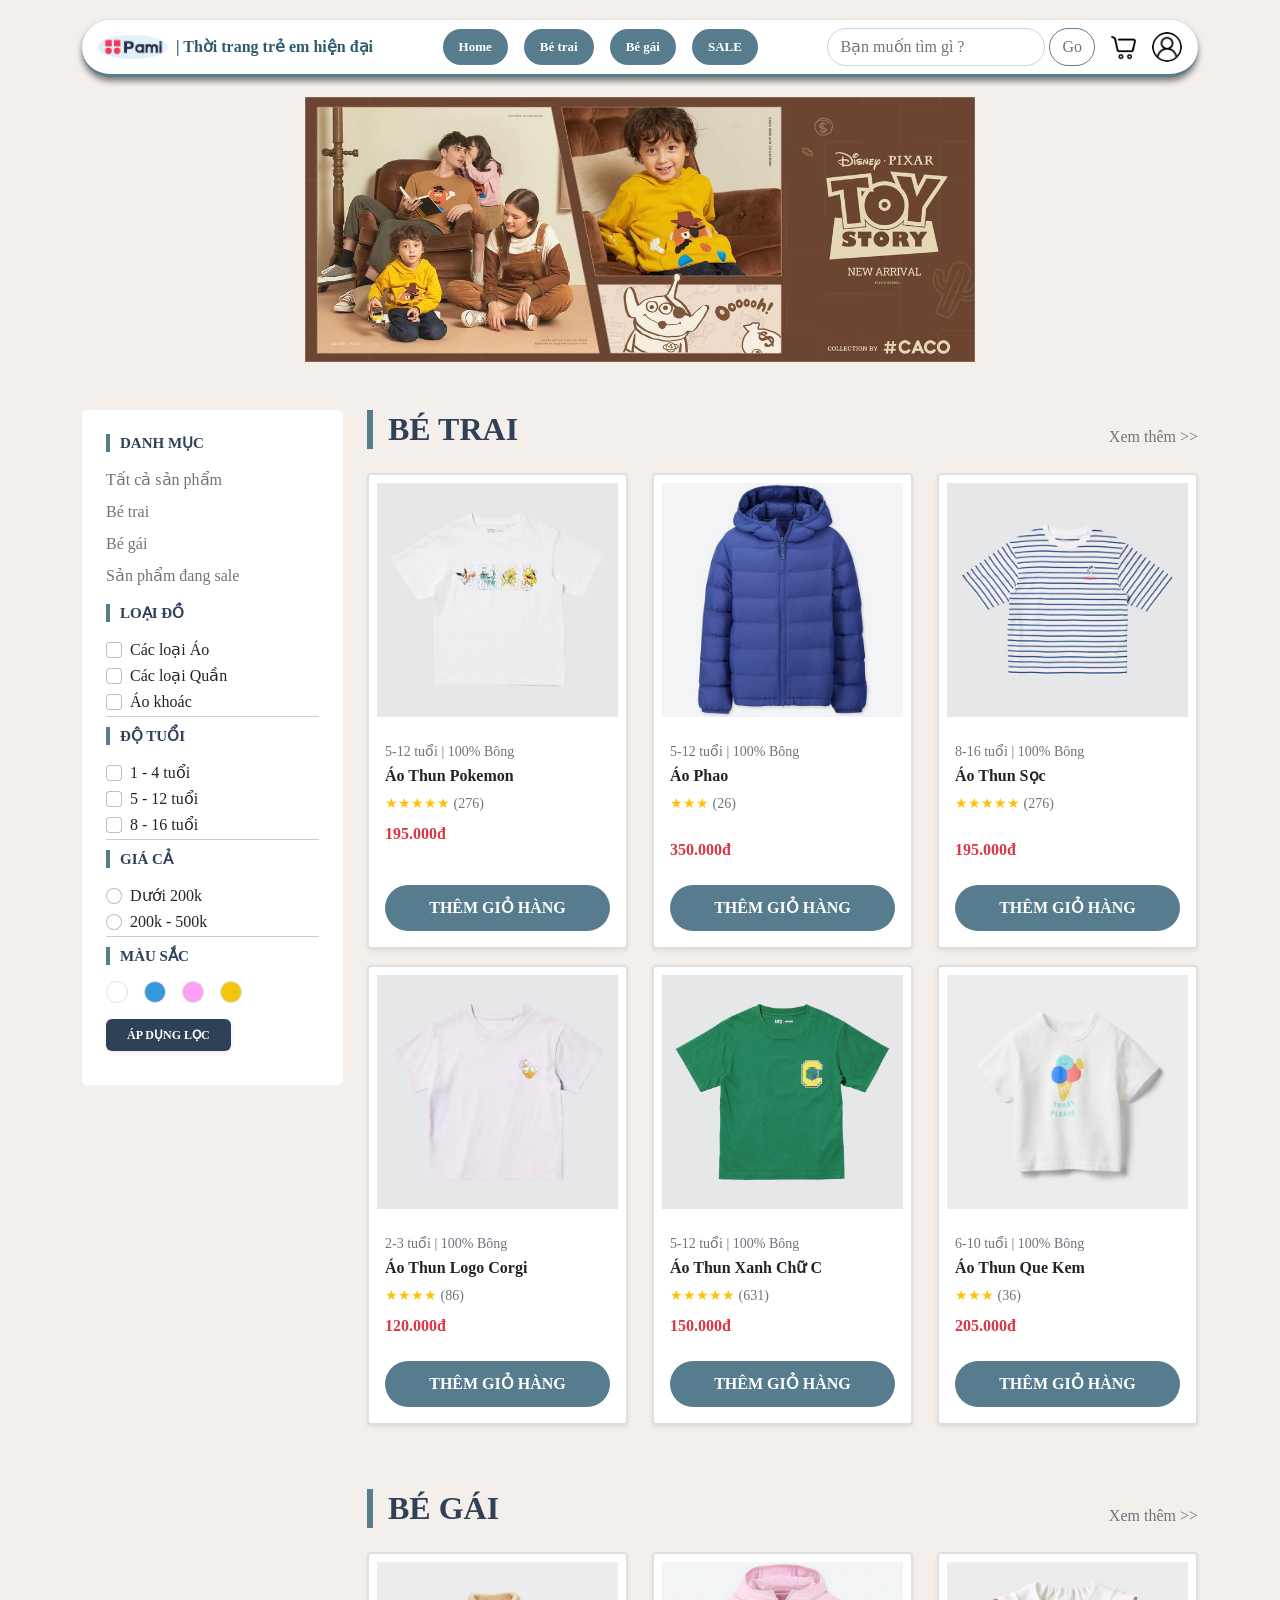
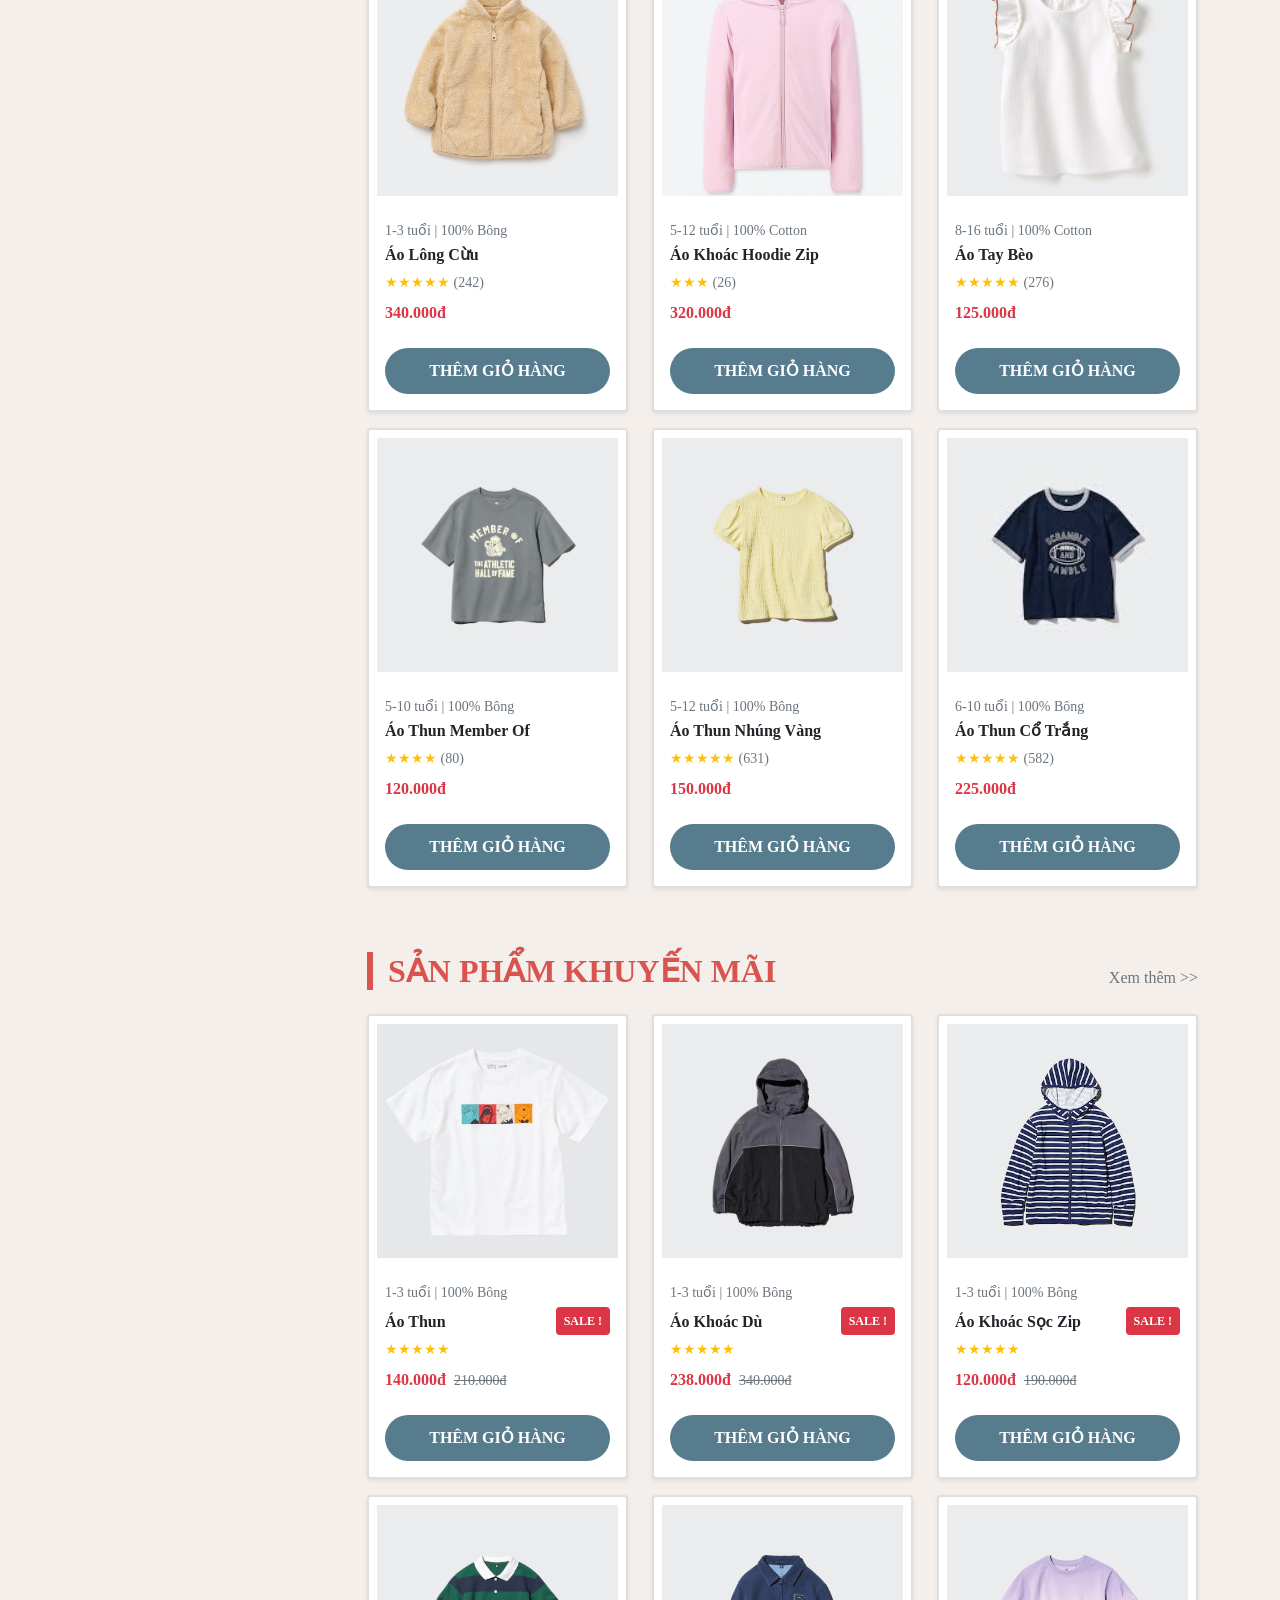
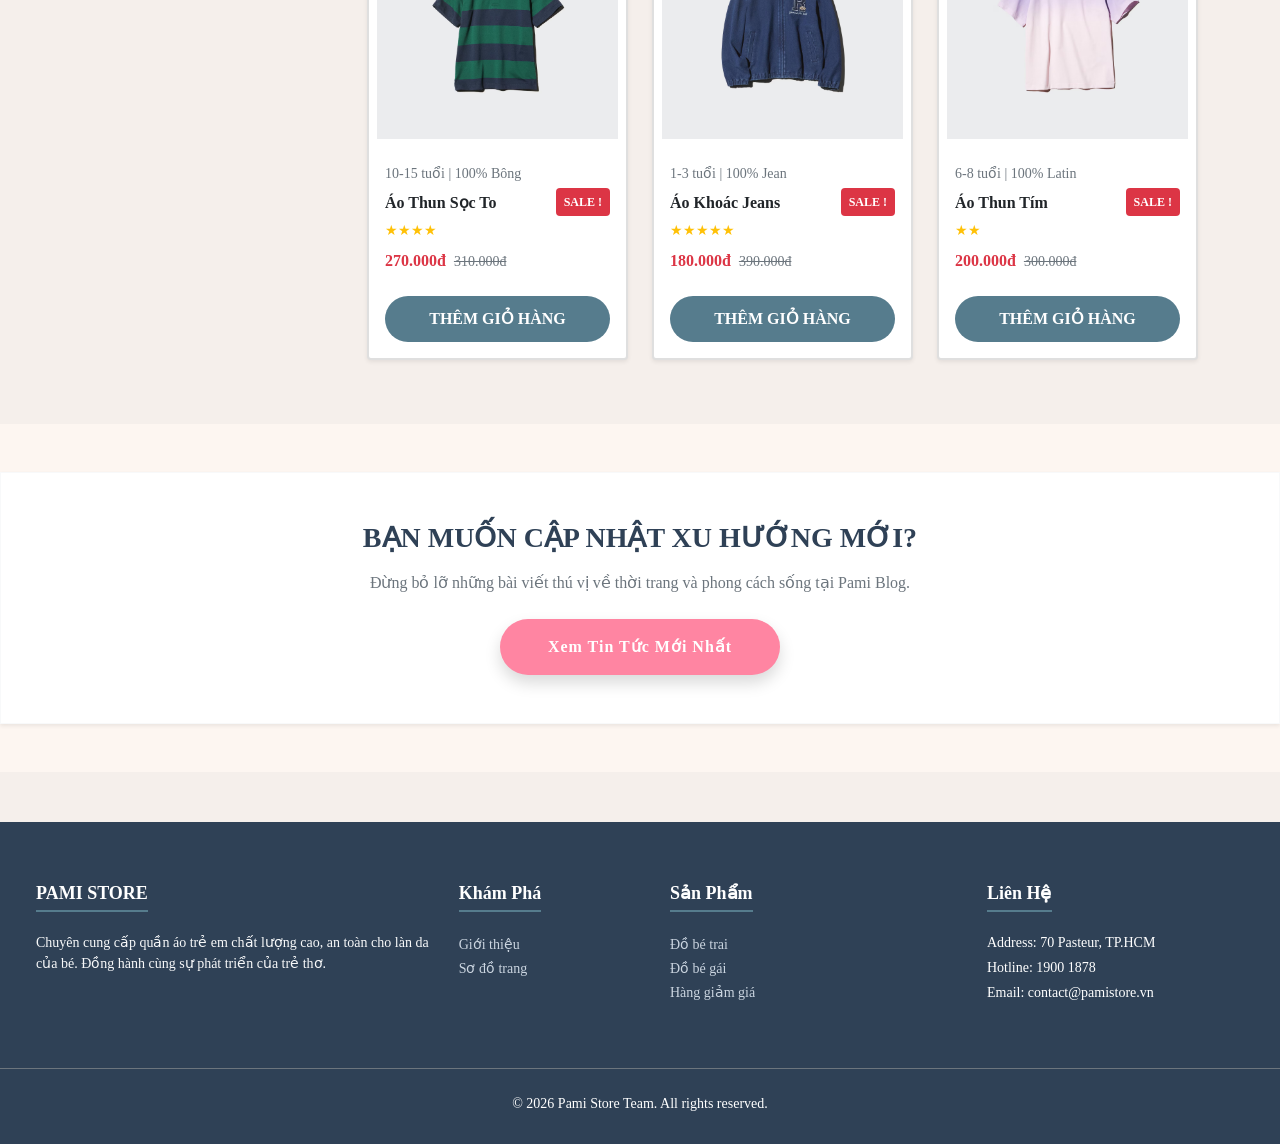
<file: index.html>
<!doctype html>
<html lang="en">
  <head>
    <meta charset="UTF-8" />
    <meta name="viewport" content="width=device-width, initial-scale=1.0" />
    <meta name="24741381" content="Tran Thi Kim Anh" />
    <meta name="24746521" content="Tran Ly Hoang Duc" />
    <meta name="24630641" content="Luong Ngo Gia An" />
    <meta name="24658021" content="Lam Quang Phu" />

    <title>Trang chính - Pami Store - Thời trang trẻ em </title>

    <link rel="stylesheet" href="CSS/bootstrap.min.css" />
    <script src="JS/bootstrap.bundle.js"></script>

    <style>
      * {
        padding: 0;
        margin: 0;
        box-sizing: border-box;
      }

      body {
        background-color: #f5efeb !important;
        font-family: "Times New Roman", Times, serif;
      }
      .container {
        margin: 0 auto;
      }

      .header {
        background-color: white;
        border-radius: 50px;
        border-bottom: 3px solid #567c8d;
        padding: 10px 30px;
        align-items: center;
        margin: 20px 0;
        box-shadow: 0 4px 6px rgba(0, 0, 0, 0.5);
      }
      .menu a {
        text-decoration: none;
        color: white;
        font-weight: 600;
        background-color: #567c8d;
        padding: 8px 18px;
        border-radius: 20px;
        transition: 0.3s;
        font-size: 13px;
      }
      .menu a:hover {
        background-color: #2f4156;
        color: #fff;
      }
      .boloc {
        margin-bottom: 10px;
        border-bottom: 1px solid #ccc;
      }
      .filter h3 {
        font-size: 15px;
        font-weight: bold;
        color: #2f4156;
        border-left: 4px solid #567c8d;
        padding-left: 10px;
      }
      .hover-link:hover {
        color: #567c8d !important;
        font-weight: bold;
        padding-left: 5px;
        transition: 0.3s;
      }
      .color-dot {
        width: 22px;
        height: 22px;
        border-radius: 50%;
        display: inline-block;
        margin-right: 8px;
        border: 1px solid #ddd;
        cursor: pointer;
      }

      .card img {
        height: 250px;
        object-fit: cover;
        width: 100%;
      }
      .btn-cart {
        background-color: #567c8d;
        color: white;
        border-radius: 25px;
        padding: 10px;
        font-weight: bold;
        width: 100%;
        margin-top: 15px;
        transition: 0.3s;
      }
      .btn-cart:hover {
        background-color: #2f4156;
      }
      .btn-pami-news {
        background-color: #ff85a2;
        color: white;
        border-radius: 50px;
        transition: 0.3s;
        border: none;
        letter-spacing: 1px;
      }

      .btn-pami-news:hover {
        background-color: #2f4156;
        color: white;
        transform: translateY(-5px);
      }
      .footer {
        background-color: #2f4156;
        color: white;
        margin-top: 50px;
        width: 100%;
        padding: 60px 0 30px;
      }
      .footer h2 {
        font-size: 18px;
        font-weight: bold;
        margin-bottom: 20px;
        color: #fff;
        border-bottom: 2px solid #567c8d;
        display: inline-block;
        padding-bottom: 5px;
      }
      .footer ul {
        list-style: none;
        padding: 0;
      }
      .footer a {
        color: #cbd5e0;
        text-decoration: none;
        font-size: 14px;
        transition: 0.3s;
      }
      .footer a:hover {
        color: #ff9ff3;
        text-decoration: underline;
      }
    </style>
  </head>
  <body>
    <div class="container">
      <!-- HEADER -->
      <div
        class="header d-flex justify-content-between align-items-center py-2 px-3"
      >
        <div class="d-flex align-items-center">
          <img
            src="IMG/logo.jpg"
            alt="Logo"
            style="width: 70px; border-radius: 50%"
          />
          <p
            class="m-0 ms-2 fw-bold d-none d-lg-block"
            style="color: #2e5a6e; white-space: nowrap"
          >
            | Thời trang trẻ em hiện đại
          </p>
        </div>

        <div class="menu d-flex align-items-center gap-3">
          <a href="index.html" class="text-decoration-none fw-bold px-3">Home</a>
          <a href="#betrai" class="text-decoration-none fw-bold px-3"
            >Bé trai</a
          >
          <a href="#begai" class="text-decoration-none fw-bold px-3">Bé gái</a>
          <a href="#sale" class="text-decoration-none fw-bold px-3">SALE</a>
        </div>

        <div class="d-flex align-items-center gap-3">
          <div class="search d-flex">
            <input
              type="text"
              class="form-control"
              style="border-radius: 30px"
              placeholder="Bạn muốn tìm gì ?"
            />
            <button
              class="btn btn-outline-secondary ms-1"
              style="border-radius: 30px"
            >
              Go
            </button>
          </div>

          <a href="./HTML/cart.html">
            <img
              src="IMG/online-shopping.png"
              alt="gio"
              style="width: 25px"
            />
          </a>

          <a href="./HTML/login.html">
            <img
              src="IMG/user.png"
              alt="user"
              style="width: 30px; height: 30px; border-radius: 50%"
            />
          </a>
        </div>
      </div>

      <div class="row mb-5 justify-content-center">
        <div class="col-12 text-center">
          <img
            src="IMG/banner.png"
            class=""
            style="width: 60%"
            alt="Pami Store Banner"
          />
        </div>
      </div>

      <!-- DANH MUC -->

      <div class="row">
        <div class="col-3">
          <div
            class="filter bg-white p-4 rounded-3 sticky-top"
            style="top: 20px"
          >
            <div class="filter-group">
              <h3 class="fw-bold mb-3">DANH MỤC</h3>
              <ul class="list-unstyled">
                <li class="mb-2">
                  <a
                    href="#betrai"
                    class="text-decoration-none text-secondary hover-link"
                    >Tất cả sản phẩm</a
                  >
                </li>
                <li class="mb-2">
                  <a
                    href="#betrai"
                    class="text-decoration-none text-secondary hover-link"
                    >Bé trai</a
                  >
                </li>
                <li class="mb-2">
                  <a
                    href="#begai"
                    class="text-decoration-none text-secondary hover-link"
                    >Bé gái</a
                  >
                </li>
                <li class="mb-2">
                  <a
                    href="#sale"
                    class="text-decoration-none text-secondary hover-link"
                    >Sản phẩm đang sale</a
                  >
                </li>
              </ul>
            </div>

            <div class="boloc">
              <h3 class="fw-bold mb-3">LOẠI ĐỒ</h3>
              <div class="form-check">
                <input class="form-check-input" type="checkbox" id="ao" />
                <label class="form-check-label" for="ao">Các loại Áo</label>
              </div>
              <div class="form-check">
                <input class="form-check-input" type="checkbox" id="quan" />
                <label class="form-check-label" for="quan">Các loại Quần</label>
              </div>
              <div class="form-check">
                <input class="form-check-input" type="checkbox" id="khoac" />
                <label class="form-check-label" for="khoac">Áo khoác</label>
              </div>
            </div>

            <div class="boloc">
              <h3 class="fw-bold mb-3">ĐỘ TUỔI</h3>
              <div class="form-check">
                <input class="form-check-input" type="checkbox" id="age1" />
                <label class="form-check-label" for="age1">1 - 4 tuổi</label>
              </div>
              <div class="form-check">
                <input class="form-check-input" type="checkbox" id="age2" />
                <label class="form-check-label" for="age2">5 - 12 tuổi</label>
              </div>
              <div class="form-check">
                <input class="form-check-input" type="checkbox" id="age3" />
                <label class="form-check-label" for="age3">8 - 16 tuổi</label>
              </div>
            </div>

            <div class="boloc">
              <h3 class="fw-bold mb-3">GIÁ CẢ</h3>
              <div class="form-check">
                <input
                  class="form-check-input"
                  type="radio"
                  name="price"
                  id="price1"
                />
                <label class="form-check-label" for="price1">Dưới 200k</label>
              </div>
              <div class="form-check">
                <input
                  class="form-check-input"
                  type="radio"
                  name="price"
                  id="price2"
                />
                <label class="form-check-label" for="price2">200k - 500k</label>
              </div>
            </div>

            <div class="boloc border-0">
              <h3 class="fw-bold mb-3">MÀU SẮC</h3>
              <div class="d-flex gap-2">
                <span
                  class="color-dot border"
                  style="background-color: white"
                  title="Trắng"
                ></span>
                <span
                  class="color-dot"
                  style="background-color: #3498db"
                  title="Xanh"
                ></span>
                <span
                  class="color-dot"
                  style="background-color: #ff9ff3"
                  title="Hồng"
                ></span>
                <span
                  class="color-dot"
                  style="background-color: #f1c40f"
                  title="Vàng"
                ></span>
              </div>
              <button
                class="btn fw-bold shadow-sm mt-3 small"
                style="
                  background-color: #2f4156;
                  color: white;
                  border-radius: 6px;
                  padding: 6px 20px;
                  font-size: 12px;
                "
              >
                ÁP DỤNG LỌC
              </button>
            </div>
          </div>
        </div>

        <!-- BÉ TRAI -->

        <div class="col-9">
          <div class="d-flex justify-content-between mb-4 align-items-end">
            <h2
              id="betrai"
              class="m-0"
              style="
                color: #2f4156;
                border-left: 6px solid #567c8d;
                padding-left: 15px;
                font-weight: bold;
              "
            >
              BÉ TRAI
            </h2>
            <a
              href="./HTML/product-trai.html"
              class="text-secondary"
              style="text-decoration: none"
              >Xem thêm >></a
            >
          </div>

          <div class="row mb-5">
            <div class="col-4 mb-3">
              <div class="card h-100 shadow-sm border-2">
                <a
                  href="./HTML/product-details.html"
                  class="text-decoration-none text-dark"
                >
                  <img
                    src="IMG/UT Pokémon Áo Thun.png"
                    class="p-2 w-100"
                    alt="ao thun pokemon"
                  />
                  <div class="card-body d-flex flex-column">
                    <p class="card-text small text-muted mb-1">
                      5-12 tuổi | 100% Bông
                    </p>
                    <h5 class="card-title fw-bold fs-6">Áo Thun Pokemon</h5>
                    <div class="rating small text-warning mb-2">
                      ★★★★★ <span class="text-muted">(276)</span>
                    </div>
                    <p class="text-danger fw-bold fs-6 mb-2">195.000đ</p>
                  </div>
                </a>
                <div class="px-3 pb-3 mt-auto">
                  <button class="btn btn-cart fs-6 w-100">THÊM GIỎ HÀNG</button>
                </div>
              </div>
            </div>

            <div class="col-4 mb-3">
              <div class="card h-100 shadow-sm border-2">
                <img src="IMG/aophaobetrai.webp" class="p-2" alt="" />
                <div class="card-body d-flex flex-column">
                  <p class="card-text small text-muted mb-1">
                    5-12 tuổi | 100% Bông
                  </p>
                  <h5 class="card-title fw-bold fs-6">Áo Phao</h5>
                  <div class="rating small text-warning mb-2">
                    ★★★ <span class="text-muted">(26)</span>
                  </div>
                  <div class="mt-auto">
                    <p class="text-danger fw-bold fs-6 mb-2">350.000đ</p>
                    <button class="btn btn-cart fs-6">THÊM GIỎ HÀNG</button>
                  </div>
                </div>
              </div>
            </div>

            <div class="col-4 mb-3">
              <div class="card h-100 shadow-sm border-2">
                <img src="IMG/trai1.png" class="p-2" alt="" />
                <div class="card-body d-flex flex-column">
                  <p class="card-text small text-muted mb-1">
                    8-16 tuổi | 100% Bông
                  </p>
                  <h5 class="card-title fw-bold fs-6">Áo Thun Sọc</h5>
                  <div class="rating small text-warning mb-2">
                    ★★★★★ <span class="text-muted">(276)</span>
                  </div>
                  <div class="mt-auto">
                    <p class="text-danger fw-bold fs-6 mb-2">195.000đ</p>
                    <button class="btn btn-cart fs-6">THÊM GIỎ HÀNG</button>
                  </div>
                </div>
              </div>
            </div>

            <div class="col-4 mb-3">
              <div class="card h-100 shadow-sm border-2">
                <img src="IMG/trai2.png" class="p-2" alt="" />
                <div class="card-body d-flex flex-column">
                  <p class="card-text small text-muted mb-1">
                    2-3 tuổi | 100% Bông
                  </p>
                  <h5 class="card-title fw-bold fs-6">Áo Thun Logo Corgi</h5>
                  <div class="rating small text-warning mb-2">
                    ★★★★ <span class="text-muted">(86)</span>
                  </div>
                  <div class="mt-auto">
                    <p class="text-danger fw-bold fs-6 mb-2">120.000đ</p>
                    <button class="btn btn-cart fs-6">THÊM GIỎ HÀNG</button>
                  </div>
                </div>
              </div>
            </div>

            <div class="col-4 mb-3">
              <div class="card h-100 shadow-sm border-2">
                <img src="IMG/trai3.png" class="p-2" alt="" />
                <div class="card-body d-flex flex-column">
                  <p class="card-text small text-muted mb-1">
                    5-12 tuổi | 100% Bông
                  </p>
                  <h5 class="card-title fw-bold fs-6">Áo Thun Xanh Chữ C</h5>
                  <div class="rating small text-warning mb-2">
                    ★★★★★ <span class="text-muted">(631)</span>
                  </div>
                  <div class="mt-auto">
                    <p class="text-danger fw-bold fs-6 mb-2">150.000đ</p>
                    <button class="btn btn-cart fs-6">THÊM GIỎ HÀNG</button>
                  </div>
                </div>
              </div>
            </div>

            <div class="col-4 mb-3">
              <div class="card h-100 shadow-sm border-2">
                <img src="IMG/trai4.png" class="p-2" alt="" />
                <div class="card-body d-flex flex-column">
                  <p class="card-text small text-muted mb-1">
                    6-10 tuổi | 100% Bông
                  </p>
                  <h5 class="card-title fw-bold fs-6">Áo Thun Que Kem</h5>
                  <div class="rating small text-warning mb-2">
                    ★★★ <span class="text-muted">(36)</span>
                  </div>
                  <div class="mt-auto">
                    <p class="text-danger fw-bold fs-6 mb-2">205.000đ</p>
                    <button class="btn btn-cart fs-6">THÊM GIỎ HÀNG</button>
                  </div>
                </div>
              </div>
            </div>
          </div>

          <!-- BÉ GÁI -->
          <div class="d-flex justify-content-between mb-4 align-items-end">
            <h2
              id="begai"
              class="m-0"
              style="
                color: #2f4156;
                border-left: 6px solid #567c8d;
                padding-left: 15px;
                font-weight: bold;
              "
            >
              BÉ GÁI
            </h2>
            <a
              href="./HTML/product-gai.html"
              class="text-secondary"
              style="text-decoration: none"
              >Xem thêm >></a
            >
          </div>

          <div class="row mb-5">
            <div class="col-4 mb-3">
              <div class="card h-100 shadow-sm border-2">
                <img src="IMG/gai.jpg" class="p-2" alt="" />
                <div class="card-body d-flex flex-column">
                  <p class="card-text small text-muted mb-1">
                    1-3 tuổi | 100% Bông
                  </p>
                  <h5 class="card-title fw-bold fs-6">Áo Lông Cừu</h5>
                  <div class="rating small text-warning mb-2">
                    ★★★★★ <span class="text-muted">(242)</span>
                  </div>
                  <div class="mt-auto">
                    <p class="text-danger fw-bold fs-6 mb-2">340.000đ</p>
                    <button class="btn btn-cart fs-6">THÊM GIỎ HÀNG</button>
                  </div>
                </div>
              </div>
            </div>
            <div class="col-4 mb-3">
              <div class="card h-100 shadow-sm border-2">
                <img src="IMG/gai1.webp" class="p-2" alt="" />
                <div class="card-body d-flex flex-column">
                  <p class="card-text small text-muted mb-1">
                    5-12 tuổi | 100% Cotton
                  </p>
                  <h5 class="card-title fw-bold fs-6">Áo Khoác Hoodie Zip</h5>
                  <div class="rating small text-warning mb-2">
                    ★★★ <span class="text-muted">(26)</span>
                  </div>
                  <div class="mt-auto">
                    <p class="text-danger fw-bold fs-6 mb-2">320.000đ</p>
                    <button class="btn btn-cart fs-6">THÊM GIỎ HÀNG</button>
                  </div>
                </div>
              </div>
            </div>
            <div class="col-4 mb-3">
              <div class="card h-100 shadow-sm border-2">
                <img src="IMG/gai2.png" class="p-2" alt="" />
                <div class="card-body d-flex flex-column">
                  <p class="card-text small text-muted mb-1">
                    8-16 tuổi | 100% Cotton
                  </p>
                  <h5 class="card-title fw-bold fs-6">Áo Tay Bèo</h5>
                  <div class="rating small text-warning mb-2">
                    ★★★★★ <span class="text-muted">(276)</span>
                  </div>
                  <div class="mt-auto">
                    <p class="text-danger fw-bold fs-6 mb-2">125.000đ</p>
                    <button class="btn btn-cart fs-6">THÊM GIỎ HÀNG</button>
                  </div>
                </div>
              </div>
            </div>
            <div class="col-4 mb-3">
              <div class="card h-100 shadow-sm border-2">
                <img src="IMG/gai3.png" class="p-2" alt="" />
                <div class="card-body d-flex flex-column">
                  <p class="card-text small text-muted mb-1">
                    5-10 tuổi | 100% Bông
                  </p>
                  <h5 class="card-title fw-bold fs-6">Áo Thun Member Of</h5>
                  <div class="rating small text-warning mb-2">
                    ★★★★ <span class="text-muted">(80)</span>
                  </div>
                  <div class="mt-auto">
                    <p class="text-danger fw-bold fs-6 mb-2">120.000đ</p>
                    <button class="btn btn-cart fs-6">THÊM GIỎ HÀNG</button>
                  </div>
                </div>
              </div>
            </div>
            <div class="col-4 mb-3">
              <div class="card h-100 shadow-sm border-2">
                <img src="IMG/gai5.png" class="p-2" alt="" />
                <div class="card-body d-flex flex-column">
                  <p class="card-text small text-muted mb-1">
                    5-12 tuổi | 100% Bông
                  </p>
                  <h5 class="card-title fw-bold fs-6">Áo Thun Nhúng Vàng</h5>
                  <div class="rating small text-warning mb-2">
                    ★★★★★ <span class="text-muted">(631)</span>
                  </div>
                  <div class="mt-auto">
                    <p class="text-danger fw-bold fs-6 mb-2">150.000đ</p>
                    <button class="btn btn-cart fs-6">THÊM GIỎ HÀNG</button>
                  </div>
                </div>
              </div>
            </div>
            <div class="col-4 mb-3">
              <div class="card h-100 shadow-sm border-2">
                <img src="IMG/gai6.jpg" class="p-2" alt="" />
                <div class="card-body d-flex flex-column">
                  <p class="card-text small text-muted mb-1">
                    6-10 tuổi | 100% Bông
                  </p>
                  <h5 class="card-title fw-bold fs-6">Áo Thun Cổ Trắng</h5>
                  <div class="rating small text-warning mb-2">
                    ★★★★★ <span class="text-muted">(582)</span>
                  </div>
                  <div class="mt-auto">
                    <p class="text-danger fw-bold fs-6 mb-2">225.000đ</p>
                    <button class="btn btn-cart fs-6">THÊM GIỎ HÀNG</button>
                  </div>
                </div>
              </div>
            </div>
          </div>

          <!-- SALE -->

          <div class="d-flex justify-content-between mb-4 align-items-end">
            <h2
              id="sale"
              class="m-0"
              style="
                color: #d9534f;
                border-left: 6px solid #d9534f;
                padding-left: 15px;
                font-weight: bold;
              "
            >
              SẢN PHẨM KHUYẾN MÃI
            </h2>
            <a
              href="./HTML/product-sale.html"
              class="text-secondary"
              style="text-decoration: none"
              >Xem thêm >></a
            >
          </div>

          <div class="row mb-5">
            <div class="col-4 mb-3">
              <div class="card h-100 shadow-sm border-2">
                <img src="IMG/sale1.jpg" class="p-2" alt="" />
                <div class="card-body d-flex flex-column">
                  <p class="card-text small text-muted mb-1">
                    1-3 tuổi | 100% Bông
                  </p>
                  <div
                    class="tensp d-flex justify-content-between align-items-center mb-1"
                  >
                    <h5 class="card-title fw-bold fs-6 m-0">Áo Thun</h5>
                    <div class="badge bg-danger fw-bold text-white p-2">
                      SALE !
                    </div>
                  </div>
                  <div class="rating small text-warning mb-2">★★★★★</div>
                  <div class="mt-auto">
                    <div class="d-flex gap-2 align-items-center mb-2">
                      <p class="text-danger fw-bold fs-6 m-0">140.000đ</p>
                      <small class="text-muted text-decoration-line-through"
                        >210.000đ</small
                      >
                    </div>
                    <button class="btn btn-cart w-100 fs-6">
                      THÊM GIỎ HÀNG
                    </button>
                  </div>
                </div>
              </div>
            </div>
            <div class="col-4 mb-3">
              <div class="card h-100 shadow-sm border-2">
                <img src="IMG/sale2.png" class="p-2" alt="" />
                <div class="card-body d-flex flex-column">
                  <p class="card-text small text-muted mb-1">
                    1-3 tuổi | 100% Bông
                  </p>
                  <div
                    class="tensp d-flex justify-content-between align-items-center mb-1"
                  >
                    <h5 class="card-title fw-bold fs-6 m-0">Áo Khoác Dù</h5>
                    <div class="badge bg-danger fw-bold text-white p-2">
                      SALE !
                    </div>
                  </div>
                  <div class="rating small text-warning mb-2">★★★★★</div>
                  <div class="mt-auto">
                    <div class="d-flex gap-2 align-items-center mb-2">
                      <p class="text-danger fw-bold fs-6 m-0">238.000đ</p>
                      <small class="text-muted text-decoration-line-through"
                        >340.000đ</small
                      >
                    </div>
                    <button class="btn btn-cart w-100 fs-6">
                      THÊM GIỎ HÀNG
                    </button>
                  </div>
                </div>
              </div>
            </div>
            <div class="col-4 mb-3">
              <div class="card h-100 shadow-sm border-2">
                <img src="IMG/sale3.png" class="p-2" alt="" />
                <div class="card-body d-flex flex-column">
                  <p class="card-text small text-muted mb-1">
                    1-3 tuổi | 100% Bông
                  </p>
                  <div
                    class="tensp d-flex justify-content-between align-items-center mb-1"
                  >
                    <h5 class="card-title fw-bold fs-6 m-0">
                      Áo Khoác Sọc Zip
                    </h5>
                    <div class="badge bg-danger fw-bold text-white p-2">
                      SALE !
                    </div>
                  </div>
                  <div class="rating small text-warning mb-2">★★★★★</div>
                  <div class="mt-auto">
                    <div class="d-flex gap-2 align-items-center mb-2">
                      <p class="text-danger fw-bold fs-6 m-0">120.000đ</p>
                      <small class="text-muted text-decoration-line-through"
                        >190.000đ</small
                      >
                    </div>
                    <button class="btn btn-cart w-100 fs-6">
                      THÊM GIỎ HÀNG
                    </button>
                  </div>
                </div>
              </div>
            </div>
            <div class="col-4 mb-3">
              <div class="card h-100 shadow-sm border-2">
                <img src="IMG/sale4.png" class="p-2" alt="" />
                <div class="card-body d-flex flex-column">
                  <p class="card-text small text-muted mb-1">
                    10-15 tuổi | 100% Bông
                  </p>
                  <div
                    class="tensp d-flex justify-content-between align-items-center mb-1"
                  >
                    <h5 class="card-title fw-bold fs-6 m-0">Áo Thun Sọc To</h5>
                    <div class="badge bg-danger fw-bold text-white p-2">
                      SALE !
                    </div>
                  </div>
                  <div class="rating small text-warning mb-2">★★★★</div>
                  <div class="mt-auto">
                    <div class="d-flex gap-2 align-items-center mb-2">
                      <p class="text-danger fw-bold fs-6 m-0">270.000đ</p>
                      <small class="text-muted text-decoration-line-through"
                        >310.000đ</small
                      >
                    </div>
                    <button class="btn btn-cart w-100 fs-6">
                      THÊM GIỎ HÀNG
                    </button>
                  </div>
                </div>
              </div>
            </div>
            <div class="col-4 mb-3">
              <div class="card h-100 shadow-sm border-2">
                <img src="IMG/sale5.png" class="p-2" alt="" />
                <div class="card-body d-flex flex-column">
                  <p class="card-text small text-muted mb-1">
                    1-3 tuổi | 100% Jean
                  </p>
                  <div
                    class="tensp d-flex justify-content-between align-items-center mb-1"
                  >
                    <h5 class="card-title fw-bold fs-6 m-0">Áo Khoác Jeans</h5>
                    <div class="badge bg-danger fw-bold text-white p-2">
                      SALE !
                    </div>
                  </div>
                  <div class="rating small text-warning mb-2">★★★★★</div>
                  <div class="mt-auto">
                    <div class="d-flex gap-2 align-items-center mb-2">
                      <p class="text-danger fw-bold fs-6 m-0">180.000đ</p>
                      <small class="text-muted text-decoration-line-through"
                        >390.000đ</small
                      >
                    </div>
                    <button class="btn btn-cart w-100 fs-6">
                      THÊM GIỎ HÀNG
                    </button>
                  </div>
                </div>
              </div>
            </div>
            <div class="col-4 mb-3">
              <div class="card h-100 shadow-sm border-2">
                <img src="IMG/sale6.png" class="p-2" alt="" />
                <div class="card-body d-flex flex-column">
                  <p class="card-text small text-muted mb-1">
                    6-8 tuổi | 100% Latin
                  </p>
                  <div
                    class="tensp d-flex justify-content-between align-items-center mb-1"
                  >
                    <h5 class="card-title fw-bold fs-6 m-0">Áo Thun Tím</h5>
                    <div class="badge bg-danger fw-bold text-white p-2">
                      SALE !
                    </div>
                  </div>
                  <div class="rating small text-warning mb-2">★★</div>
                  <div class="mt-auto">
                    <div class="d-flex gap-2 align-items-center mb-2">
                      <p class="text-danger fw-bold fs-6 m-0">200.000đ</p>
                      <small class="text-muted text-decoration-line-through"
                        >300.000đ</small
                      >
                    </div>
                    <button class="btn btn-cart w-100 fs-6">
                      THÊM GIỎ HÀNG
                    </button>
                  </div>
                </div>
              </div>
            </div>
          </div>
        </div>
      </div>
    </div>

    <!-- TIN TỨC -->

    <section class="py-5" style="background-color: #fdf6f1">
      <div class="text-center">
        <div class="p-5 shadow-sm rounded-4 bg-white border border-light">
          <h3 class="fw-bold mb-3" style="color: #2f4156">
            BẠN MUỐN CẬP NHẬT XU HƯỚNG MỚI?
          </h3>
          <p class="text-muted mb-4">
            Đừng bỏ lỡ những bài viết thú vị về thời trang và phong cách sống
            tại Pami Blog.
          </p>

          <a
            href="./HTML/news.html"
            class="btn btn-pami-news px-5 py-3 fw-bold shadow"
          >
            Xem Tin Tức Mới Nhất
          </a>
        </div>
      </div>
    </section>

    <!-- FOOTER -->

    <footer class="footer">
      <div class="row ms-4">
        <div class="col-md-4">
          <h2>PAMI STORE</h2>
          <p class="small text-light">
            Chuyên cung cấp quần áo trẻ em chất lượng cao, an toàn cho làn da
            của bé. Đồng hành cùng sự phát triển của trẻ thơ.
          </p>
        </div>
        <div class="col-2">
          <h2>Khám Phá</h2>
          <ul>
            <li><a href="./HTML/about.html">Giới thiệu</a></li>
            <li><a href="./HTML/sitemap.html">Sơ đồ trang</a></li>
          </ul>
        </div>
        <div class="col-3">
          <h2>Sản Phẩm</h2>
          <ul>
            <li><a href="#betrai">Đồ bé trai</a></li>
            <li><a href="#begai">Đồ bé gái</a></li>
            <li><a href="#sale">Hàng giảm giá</a></li>
          </ul>
        </div>
        <div class="col-md-3">
          <h2>Liên Hệ</h2>
          <p class="small mb-1">Address: 70 Pasteur, TP.HCM</p>
          <p class="small mb-1">Hotline: 1900 1878</p>
          <p class="small">Email: contact@pamistore.vn</p>
        </div>
      </div>
      <div
        class="text-center mt-5 pt-4 border-top border-secondary opacity-50 small"
      >
        &copy; 2026 Pami Store Team. All rights reserved.
      </div>
    </footer>
  </body>
</html>
</file>
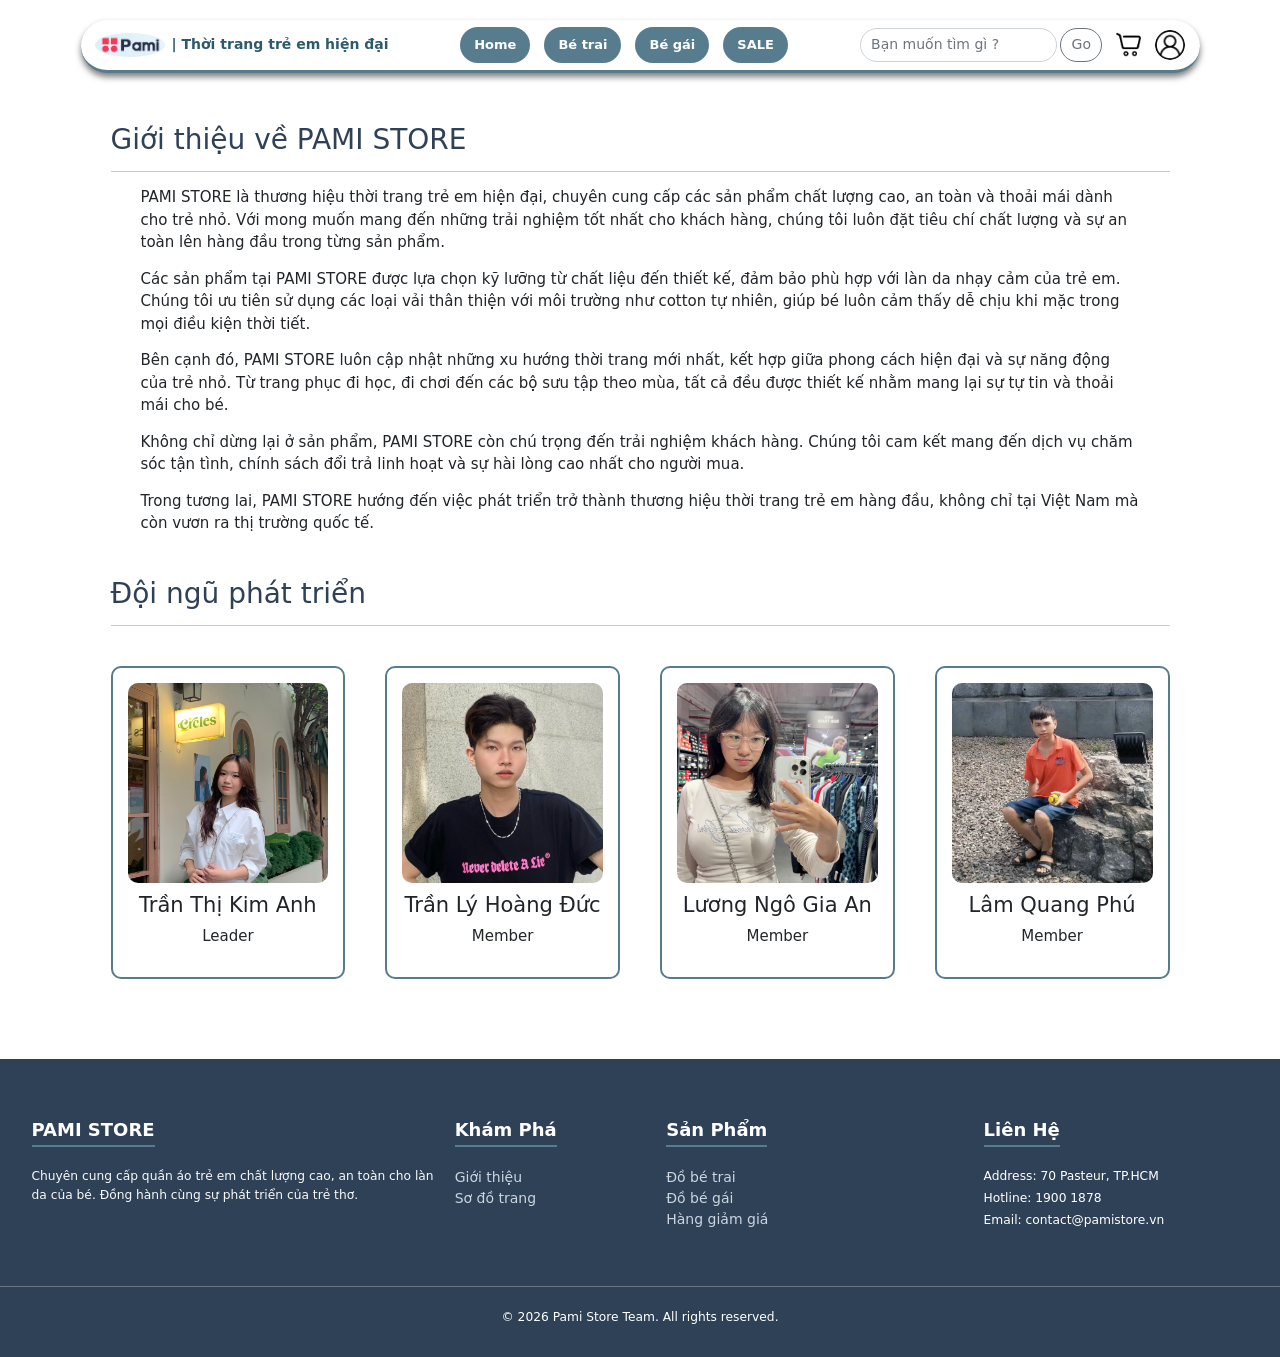
<file: HTML/about.html>
<!doctype html>
<html lang="en">
  <head>
    <meta charset="UTF-8" />
    <meta name="viewport" content="width=device-width, initial-scale=1.0" />
    <meta name="24746521" content="Tran Ly Hoang Duc" />
    <title>About - Pami Store</title>
    <link rel="stylesheet" href="../CSS/bootstrap.min.css" />
    <script src="../JS/bootstrap.bundle.js"></script>

    <style>
      * {
        padding: 0;
        margin: 0;
        box-sizing: border-box;
      }

      html {
        font-family: Arial, Helvetica, sans-serif;
        font-size: 14px;
      }

      .container {
        width: 90%;
        margin: auto;
      }

      .header {
        background-color: white;
        border-radius: 50px;
        border-bottom: 3px solid #567c8d;
        padding: 10px 30px;
        align-items: center;
        margin: 20px 0;
        box-shadow: 0 4px 6px rgba(0, 0, 0, 0.5);
      }
      .menu a {
        text-decoration: none;
        color: white;
        font-weight: 600;
        background-color: #567c8d;
        padding: 8px 18px;
        border-radius: 20px;
        transition: 0.3s;
        font-size: 13px;
      }
      .menu a:hover {
        background-color: #2f4156;
        color: #fff;
      }

      .about {
        background: white;
        padding: 30px;
        border-radius: 15px;
      }

      .about h2 {
        color: #2f4156;
        margin-bottom: 15px;
      }
      .about p {
        font-size: 15px;
        padding: 0 30px;
      }

      .team {
        display: grid;
        grid-template-columns: repeat(4, 1fr);
        gap: 40px;
        margin-top: 40px;
      }

      .member {
        border: 2px solid #567c8d;
        padding: 15px;
        border-radius: 10px;
        text-align: center;
      }

      .member img {
        width: 100%;
        height: 200px;
        object-fit: cover;
        border-radius: 10px;
        margin-bottom: 10px;
      }

      .footer {
        background-color: #2f4156;
        color: white;
        margin-top: 50px;
        width: 100%;
        padding: 60px 0 30px;
      }
      .footer h2 {
        font-size: 18px;
        font-weight: bold;
        margin-bottom: 20px;
        color: #fff;
        border-bottom: 2px solid #567c8d;
        display: inline-block;
        padding-bottom: 5px;
      }
      .footer ul {
        list-style: none;
        padding: 0;
      }
      .footer a {
        color: #cbd5e0;
        text-decoration: none;
        font-size: 14px;
        transition: 0.3s;
      }
      .footer a:hover {
        color: #ff9ff3;
        text-decoration: underline;
      }
    </style>
  </head>

  <body>
    <div class="container">
      <div
        class="header d-flex justify-content-between align-items-center py-2 px-3"
      >
        <div class="d-flex align-items-center">
          <img
            src="../IMG/logo.jpg"
            alt="Logo"
            style="width: 70px; border-radius: 50%"
          />
          <p
            class="m-0 ms-2 fw-bold d-none d-lg-block"
            style="color: #2e5a6e; white-space: nowrap"
          >
            | Thời trang trẻ em hiện đại
          </p>
        </div>

        <div class="menu d-flex align-items-center gap-3">
          <a href="../index.html" class="text-decoration-none fw-bold px-3">Home</a>
          <a href="./product-trai.html" class="text-decoration-none fw-bold px-3"
            >Bé trai</a
          >
          <a href="./product-gai.html" class="text-decoration-none fw-bold px-3"
            >Bé gái</a
          >
          <a href="./product-sale.html" class="text-decoration-none fw-bold px-3"
            >SALE</a
          >
        </div>

        <div class="d-flex align-items-center gap-3">
          <div class="search d-flex">
            <input
              type="text"
              class="form-control"
              style="border-radius: 30px"
              placeholder="Bạn muốn tìm gì ?"
            />
            <button
              class="btn btn-outline-secondary ms-1"
              style="border-radius: 30px"
            >
              Go
            </button>
          </div>

          <a href="./cart.html">
            <img
              src="../IMG/online-shopping.png"
              alt="gio"
              style="width: 25px"
            />
          </a>

          <a href="./login.html">
            <img
              src="../IMG/user.png"
              alt="user"
              style="width: 30px; height: 30px; border-radius: 50%"
            />
          </a>
        </div>
      </div>

      <div class="about">
        <h2>Giới thiệu về PAMI STORE</h2>
        <hr />
        <p>
          PAMI STORE là thương hiệu thời trang trẻ em hiện đại, chuyên cung cấp
          các sản phẩm chất lượng cao, an toàn và thoải mái dành cho trẻ nhỏ.
          Với mong muốn mang đến những trải nghiệm tốt nhất cho khách hàng,
          chúng tôi luôn đặt tiêu chí chất lượng và sự an toàn lên hàng đầu
          trong từng sản phẩm.
        </p>
        <p>
          Các sản phẩm tại PAMI STORE được lựa chọn kỹ lưỡng từ chất liệu đến
          thiết kế, đảm bảo phù hợp với làn da nhạy cảm của trẻ em. Chúng tôi ưu
          tiên sử dụng các loại vải thân thiện với môi trường như cotton tự
          nhiên, giúp bé luôn cảm thấy dễ chịu khi mặc trong mọi điều kiện thời
          tiết.
        </p>
        <p>
          Bên cạnh đó, PAMI STORE luôn cập nhật những xu hướng thời trang mới
          nhất, kết hợp giữa phong cách hiện đại và sự năng động của trẻ nhỏ. Từ
          trang phục đi học, đi chơi đến các bộ sưu tập theo mùa, tất cả đều
          được thiết kế nhằm mang lại sự tự tin và thoải mái cho bé.
        </p>
        <p>
          Không chỉ dừng lại ở sản phẩm, PAMI STORE còn chú trọng đến trải
          nghiệm khách hàng. Chúng tôi cam kết mang đến dịch vụ chăm sóc tận
          tình, chính sách đổi trả linh hoạt và sự hài lòng cao nhất cho người
          mua.
        </p>
        <p>
          Trong tương lai, PAMI STORE hướng đến việc phát triển trở thành thương
          hiệu thời trang trẻ em hàng đầu, không chỉ tại Việt Nam mà còn vươn ra
          thị trường quốc tế.
        </p>

        <h2 class="mt-5">Đội ngũ phát triển</h2>
        <hr />
        <div class="team">
          <div class="member">
            <img src="../IMG/kanh.jpg" />
            <h4>Trần Thị Kim Anh</h4>
            <p>Leader</p>
          </div>

          <div class="member">
            <img src="../IMG/ducc.jpg" />
            <h4>Trần Lý Hoàng Đức</h4>
            <p>Member</p>
          </div>

          <div class="member">
            <img src="../IMG/an.jpg"/>
            <h4>Lương Ngô Gia An</h4>
            <p>Member</p>
          </div>

          <div class="member">
            <img src="../IMG/phu.png"/>
            <h4>Lâm Quang Phú</h4>
            <p>Member</p>
          </div>
        </div>
      </div>
    </div>
    <footer class="footer">
      <div class="row ms-4">
        <div class="col-md-4">
          <h2>PAMI STORE</h2>
          <p class="small text-light">
            Chuyên cung cấp quần áo trẻ em chất lượng cao, an toàn cho làn da
            của bé. Đồng hành cùng sự phát triển của trẻ thơ.
          </p>
        </div>
        <div class="col-2">
          <h2>Khám Phá</h2>
          <ul>
            <li><a href="./about.html">Giới thiệu</a></li>
            <li><a href="./sitemap.html">Sơ đồ trang</a></li>
          </ul>
        </div>
        <div class="col-3">
          <h2>Sản Phẩm</h2>
          <ul>
            <li><a href="../index.html#betrai">Đồ bé trai</a></li>
            <li><a href="../index.html#begai">Đồ bé gái</a></li>
            <li><a href="../index.html#sale">Hàng giảm giá</a></li>
          </ul>
        </div>
        <div class="col-3">
          <h2>Liên Hệ</h2>
          <p class="small mb-1">Address: 70 Pasteur, TP.HCM</p>
          <p class="small mb-1">Hotline: 1900 1878</p>
          <p class="small">Email: contact@pamistore.vn</p>
        </div>
      </div>
      <div
        class="text-center mt-5 pt-4 border-top border-secondary opacity-50 small"
      >
        &copy; 2026 Pami Store Team. All rights reserved.
      </div>
    </footer>
  </body>
</html>
</file>
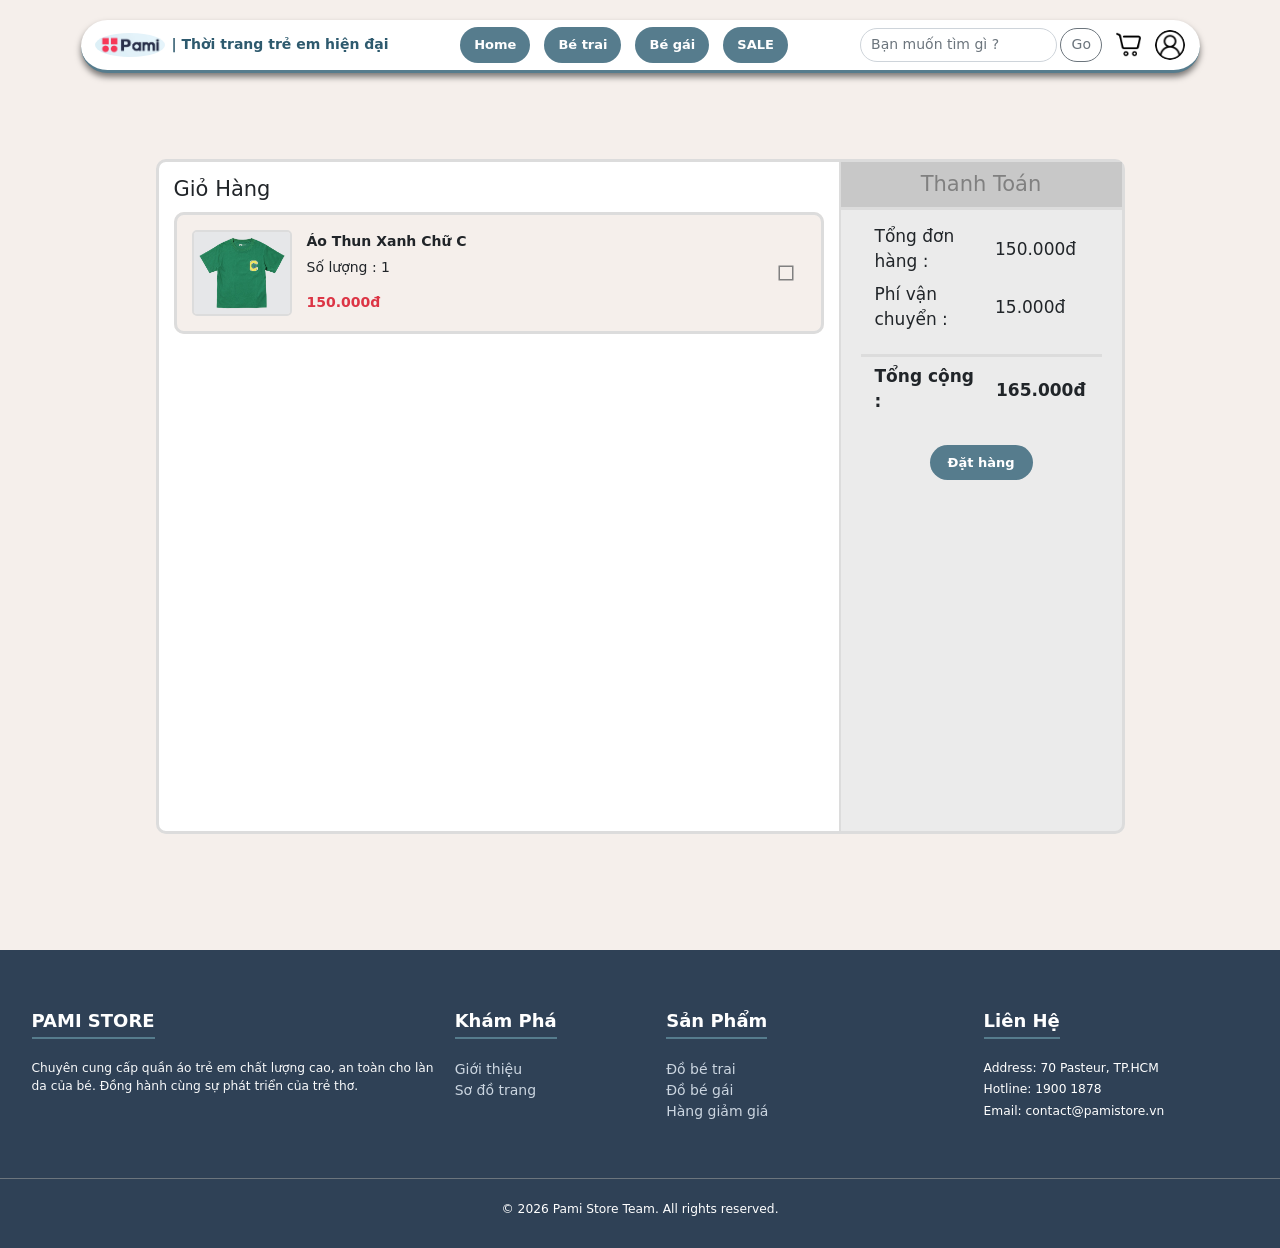
<file: HTML/cart.html>
<!doctype html>
<html lang="en">

<head>
  <meta charset="UTF-8" />
  <meta name="viewport" content="width=device-width, initial-scale=1.0" />
  <meta name="24658021" content="LamQuangPhu" />
  <title>Giỏ hàng - Pami Store</title>
  <link rel="stylesheet" href="../CSS/bootstrap.min.css" />
  <script src="../JS/bootstrap.bundle.js"></script>

  <style>
    * {
      padding: 0;
      margin: 0;
      box-sizing: border-box;
    }

    body {
      background-color: #f5efeb;
    }

    html {
      font-family: Arial, Helvetica, sans-serif;
      font-size: 14px;
    }

    .container {
      width: 90%;
      height: 100vh;
      margin: 0 auto;
      display: flex;
      flex-direction: column;
    }

    .header {
      background-color: white;
      border-radius: 50px;
      border-bottom: 3px solid #567c8d;
      padding: 10px 30px;
      align-items: center;
      margin: 20px 0;
      box-shadow: 0 4px 6px rgba(0, 0, 0, 0.5);
    }

    .menu a {
      text-decoration: none;
      color: white;
      font-weight: 600;
      background-color: #567c8d;
      padding: 8px 18px;
      border-radius: 20px;
      transition: 0.3s;
      font-size: 13px;
    }

    .menu a:hover {
      background-color: #2f4156;
      color: #fff;
    }

    .cart {
      display: flex;
      justify-content: center;
    }

    .item {
      width: 60%;
      border-radius: 10px 0 0 10px;
      margin-bottom: 10px;
      background-color: white;
      padding: 15px;
      border-left: 3px solid gainsboro;
      border-top: 3px solid gainsboro;
      border-bottom: 3px solid gainsboro;
      border-right: 1.75px solid gainsboro;
    }

    .something {
      list-style: none;
      padding: 0;
      background: #f5efeb;
      border-radius: 10px;
    }

    .something li {
      border: 3px gainsboro solid;
      border-radius: 10px;
      display: flex;
      align-items: center;
    }

    input[type=checkbox] {
      transform: scale(1.5);
      /* https://stackoverflow.com/a/21114938 */
      justify-content: end;
      margin-left: auto;
      margin-right: 30px;
      cursor: pointer;
      appearance: none;
      border: 1px gray solid;
      width: 10px;
      aspect-ratio: 1/1;
    }

    input[type="checkbox"]:checked {
      background-color: rgb(190, 190, 190);

    }

    /* https://stackoverflow.com/a/41941208 */

    input[type="checkbox"]:hover {
      outline: 1.5px solid gray;
      outline-offset: 2px;
      /* https://moderncss.dev/pure-css-custom-checkbox-style/#step-4-the-focus-state */
    }

    .item img {
      margin: 15px;
      aspect-ratio: 3.5/3;
      object-fit: cover;
      overflow: hidden;
      width: 100px;
      border: 2px gainsboro solid;
      border-radius: 5px;
    }

    .bill {
      width: 25%;
      border-radius: 0 10px 10px 0;
      background-color: rgb(235, 235, 235);
      border-right: 3px solid gainsboro;
      border-top: 3px solid gainsboro;
      border-bottom: 3px solid gainsboro;
      border-left: 1.5px solid gainsboro;
      padding: 0;
      display: flex;
      flex-direction: column;
    }

    .table-bill {
      padding: 0 20px;
    }

    table {
      width: 100%;
    }

    table td {
      width: 50%;
      padding: 0;
      font-size: 17px;
    }

    .bill a {
      text-decoration: none;
      color: white;
      font-weight: bold;
      background-color: #567c8d;
      padding: 8px 18px;
      border-radius: 20px;
      transition: 0.3s;
      font-size: 13px;
      overflow: hidden;
      margin: 30px auto;
    }

    .footer {
      background-color: #2f4156;
      color: white;
      margin-top: 50px;
      width: 100%;
      padding: 60px 0 30px;
    }

    .footer h2 {
      font-size: 18px;
      font-weight: bold;
      margin-bottom: 20px;
      color: #fff;
      border-bottom: 2px solid #567c8d;
      display: inline-block;
      padding-bottom: 5px;
    }

    .footer ul {
      list-style: none;
      padding: 0;
    }

    .footer a {
      color: #cbd5e0;
      text-decoration: none;
      font-size: 14px;
      transition: 0.3s;
    }

    .footer a:hover {
      color: #ff9ff3;
      text-decoration: underline;
    }
  </style>
</head>

<body>
  <div class="container w-100">
    <!-- HEADER -->
      <div class="header d-flex justify-content-between align-items-center py-2 px-3">
    
    <div class="d-flex align-items-center">
        <img src="../IMG/logo.jpg" alt="Logo" style="width: 70px; border-radius: 50%" />
        <p class="m-0 ms-2 fw-bold d-none d-lg-block" style="color: #2e5a6e; white-space: nowrap">
            | Thời trang trẻ em hiện đại
        </p>
    </div>

    <div class="menu d-flex align-items-center gap-3">
        <a href="../index.html" class="text-decoration-none fw-bold px-3">Home</a>
        <a href="./product-trai.html" class="text-decoration-none fw-bold px-3">Bé trai</a>
        <a href="./product-gai.html" class="text-decoration-none fw-bold px-3">Bé gái</a>
        <a href="./product-sale.html" class="text-decoration-none fw-bold px-3">SALE</a>
    </div>

    <div class="d-flex align-items-center gap-3">
        <div class="search d-flex">
            <input type="text" class="form-control" style="border-radius: 30px" placeholder="Bạn muốn tìm gì ?" />
            <button class="btn btn-outline-secondary ms-1" style="border-radius: 30px">Go</button>
        </div>
        
        <a href="./cart.html">
            <img src="../IMG/online-shopping.png" alt="gio" style="width: 25px" />
        </a>

        <a href="./login.html">
            <img src="../IMG/user.png" alt="user" style="width: 30px; height: 30px; border-radius: 50%;" />
        </a>
    </div>

</div>

    <div class="row cart h-75 my-auto">
      <div class="col-9 item h-100">
        <h4 style="margin-bottom: 10px;">Giỏ Hàng</h4>
        <ul class="something">
          <li>
            <img src="../IMG/trai3.png" alt="">
            <div class="text">
              <h5 class="fw-bold fs-6">Áo Thun Xanh Chữ C</h5>
              <p class="fs-6 fw-light">Số lượng : 1</p>
              <p class="text-danger fw-bold fs-6 m-0">150.000đ</p>
            </div>
            <input type="checkbox" name="checkbox" id="check">
          </li>
        </ul>
      </div>
      <div class="col-3 bill h-100">
        <h4
          style="color: gray;text-align: center;padding: 10px;border-bottom: 3px solid gainsboro;background-color: rgb(200, 200, 200);">
          Thanh Toán</h4>
        <div class="table-bill">
          <table>
            <tr>
              <td class="ps-3 pt-2">Tổng đơn hàng : </td>
              <td class="ps-3 pt-2">150.000đ</td>
            </tr>
            <tr>
              <td class="ps-3 pt-2 pb-4">Phí vận chuyển : </td>
              <td class="ps-3 pt-2 pb-4">15.000đ</td>
            </tr>
            <tr>
              <td class="ps-3 pt-2" style="border-top: 3px solid gainsboro;font-weight: bold;">Tổng cộng : </td>
              <td style="border-top: 3px solid gainsboro;padding-left: 15px;padding-top: 10px;font-weight: bold;">165.000đ</td>
            </tr>
          </table>
        </div>
        <a href="./checkout.html">Đặt hàng</a>
      </div>
    </div>

  </div>
  <footer class="footer">
    <div class="row ms-4">
      <div class="col-md-4">
        <h2>PAMI STORE</h2>
        <p class="small text-light">
          Chuyên cung cấp quần áo trẻ em chất lượng cao, an toàn cho làn da
          của bé. Đồng hành cùng sự phát triển của trẻ thơ.
        </p>
      </div>
      <div class="col-2">
        <h2>Khám Phá</h2>
        <ul>
          <li><a href="./about.html">Giới thiệu</a></li>
          <li><a href="./sitemap.html">Sơ đồ trang</a></li>
        </ul>
      </div>
      <div class="col-3">
        <h2>Sản Phẩm</h2>
        <ul>
          <li><a href="../index.html#betrai">Đồ bé trai</a></li>
          <li><a href="../index.html#begai">Đồ bé gái</a></li>
          <li><a href="../index.html#sale">Hàng giảm giá</a></li>
        </ul>
      </div>
      <div class="col-3">
        <h2>Liên Hệ</h2>
        <p class="small mb-1">Address: 70 Pasteur, TP.HCM</p>
        <p class="small mb-1">Hotline: 1900 1878</p>
        <p class="small">Email: contact@pamistore.vn</p>
      </div>
    </div>
    <div class="text-center mt-5 pt-4 border-top border-secondary opacity-50 small">
      &copy; 2026 Pami Store Team. All rights reserved.
    </div>
  </footer>
</body>

</html>
</file>
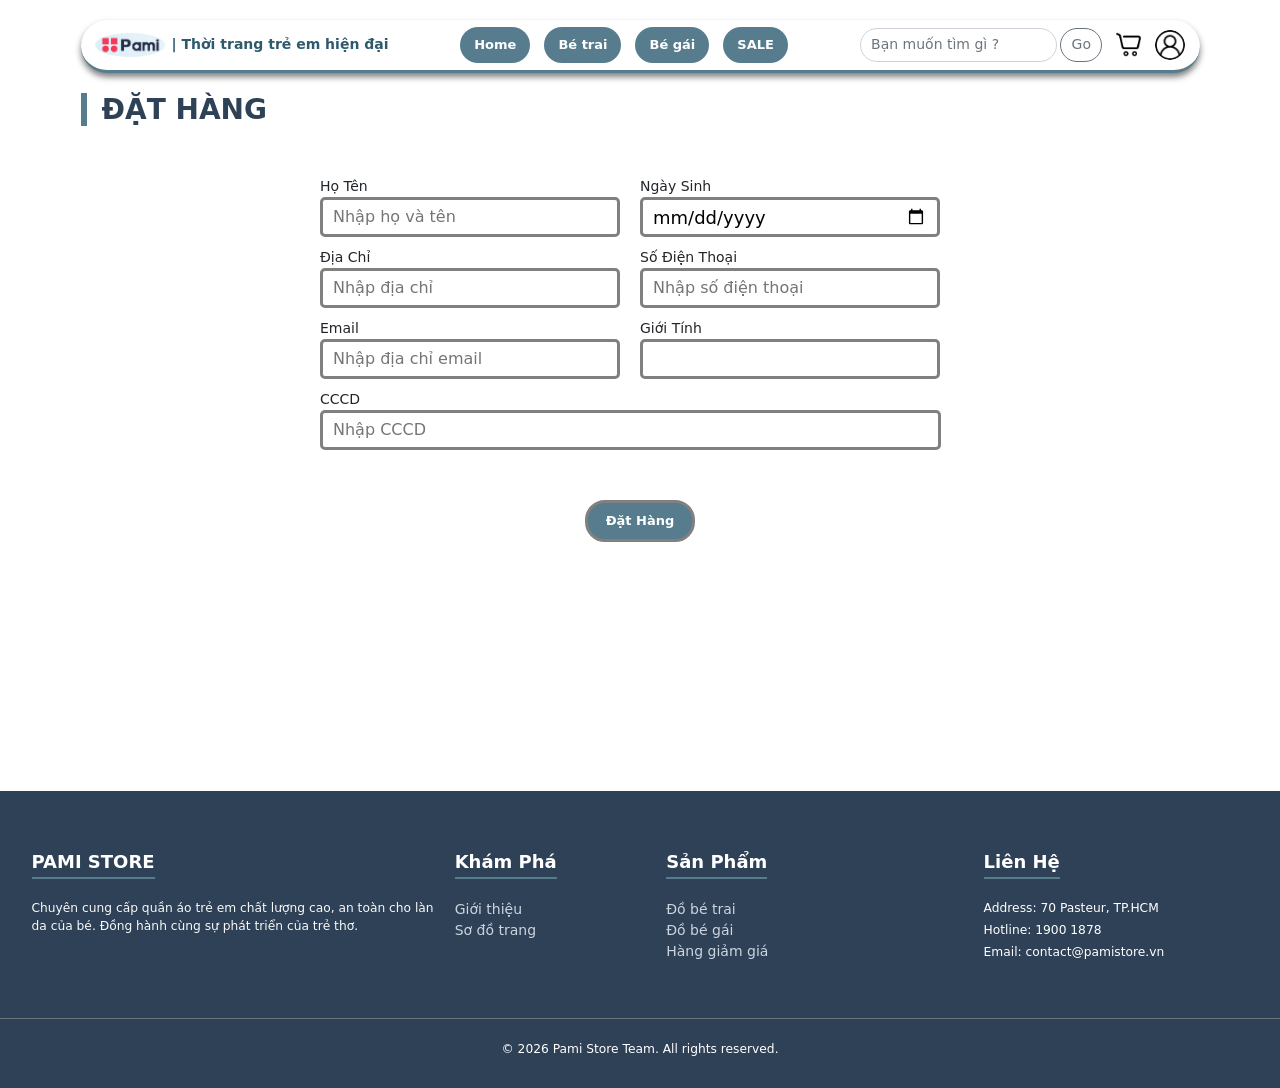
<file: HTML/checkout.html>
<!doctype html>
<html lang="en">

<head>
  <meta charset="UTF-8">
  <meta name="viewport" content="width=device-width, initial-scale=1.0">
  <meta name="24658021" content="LamQuangPhu">
  <title>Đặt Hàng - Pami Store</title>
  <link rel="stylesheet" href="../CSS/bootstrap.min.css" />
  <script src="../JS/bootstrap.bundle.js"></script>

  <style>
    * {
      padding: 0;
      margin: 0;
      box-sizing: border-box;
    }

    html {
      font-family: Arial, Helvetica, sans-serif;
      font-size: 14px;
    }

    .container {
      width: 90%;
      margin: 0 auto;
    }

    .header {
      background-color: white;
      border-radius: 50px;
      border-bottom: 3px solid #567c8d;
      padding: 10px 30px;
      align-items: center;
      margin: 20px 0;
      box-shadow: 0 4px 6px rgba(0, 0, 0, 0.5);
    }

    .menu a {
      text-decoration: none;
      color: white;
      font-weight: 600;
      background-color: #567c8d;
      padding: 8px 18px;
      border-radius: 20px;
      transition: 0.3s;
      font-size: 13px;
    }

    .menu a:hover {
      background-color: #2f4156;
      color: #fff;
    }

    .checkout {
      height: 72vh;
    }

    .checkout h2 {
      color: #2f4156;
      border-left: 6px solid #567c8d;
      padding-left: 15px;
      font-weight: bold;
      text-transform: uppercase;
    }

    .checkout table {
      margin: 0 auto;
      margin-top: 50px;
    }

    .checkout input {
      height: 40px;
      width: 300px;
      margin-right: 20px;
      margin-bottom: 10px;
      border-radius: 5px;
      border: 3px solid gray;
      padding: 10px;
    }

    .checkout input:focus {
      border: 3px black solid;
      background-color: gainsboro;
    }

    .checkout input:focus::placeholder {
      color: black;
    }

    .checkout input::placeholder {
      font-size: medium;
    }

    .checkout a {
      border: 3px gray solid;
    }

    input::-webkit-outer-spin-button,
    input::-webkit-inner-spin-button {
      -webkit-appearance: none;
      margin: 0;
    }

    /* https://www.w3schools.com/howto/howto_css_hide_arrow_number.asp */

    .button {
      margin-top: 40px;
    }

    .button a {
      margin: auto;
      text-decoration: none;
      color: white;
      font-weight: bold;
      background-color: #567c8d;
      padding: 8px 18px;
      border-radius: 20px;
      transition: 0.3s;
      font-size: 13px;
    }

    .button a:hover {
      background-color: #2f4156;
    }

    .footer {
      background-color: #2f4156;
      color: white;
      margin-top: 50px;
      width: 100%;
      padding: 60px 0 30px;
    }

    .footer h2 {
      font-size: 18px;
      font-weight: bold;
      margin-bottom: 20px;
      color: #fff;
      border-bottom: 2px solid #567c8d;
      display: inline-block;
      padding-bottom: 5px;
    }

    .footer ul {
      list-style: none;
      padding: 0;
    }

    .footer a {
      color: #cbd5e0;
      text-decoration: none;
      font-size: 14px;
      transition: 0.3s;
    }

    .footer a:hover {
      color: #ff9ff3;
      text-decoration: underline;
    }
  </style>
</head>

<body>

  <div class="container">

    <!-- HEADER -->
      <div class="header d-flex justify-content-between align-items-center py-2 px-3">
    
    <div class="d-flex align-items-center">
        <img src="../IMG/logo.jpg" alt="Logo" style="width: 70px; border-radius: 50%" />
        <p class="m-0 ms-2 fw-bold d-none d-lg-block" style="color: #2e5a6e; white-space: nowrap">
            | Thời trang trẻ em hiện đại
        </p>
    </div>

    <div class="menu d-flex align-items-center gap-3">
        <a href="../index.html" class="text-decoration-none fw-bold px-3">Home</a>
        <a href="./product-trai.html" class="text-decoration-none fw-bold px-3">Bé trai</a>
        <a href="./product-gai.html" class="text-decoration-none fw-bold px-3">Bé gái</a>
        <a href="./product-sale.html" class="text-decoration-none fw-bold px-3">SALE</a>
    </div>

    <div class="d-flex align-items-center gap-3">
        <div class="search d-flex">
            <input type="text" class="form-control" style="border-radius: 30px" placeholder="Bạn muốn tìm gì ?" />
            <button class="btn btn-outline-secondary ms-1" style="border-radius: 30px">Go</button>
        </div>
        
        <a href="./cart.html">
            <img src="../IMG/online-shopping.png" alt="gio" style="width: 25px" />
        </a>

        <a href="./login.html">
            <img src="../IMG/user.png" alt="user" style="width: 30px; height: 30px; border-radius: 50%;" />
        </a>
    </div>

</div>



    <div class="checkout">
      <!-- <h1 style="text-align: center;"></h1> -->
      <h2 class="m-0">Đặt Hàng</h2>
      <table>
        <tr>
          <td>
            <label for="">Họ Tên</label><br>
            <input type="text" placeholder="Nhập họ và tên">
          </td>
          <td>
            <label for="">Ngày Sinh</label><br>
            <input type="date" style="padding: 10px;font-size: large;">
          </td>
        </tr>
        <tr>
          <td>
            <label for="">Địa Chỉ</label><br>
            <input type="text" placeholder="Nhập địa chỉ">
          </td>
          <td>
            <label for="">Số Điện Thoại</label><br>
            <input type="tel" placeholder="Nhập số điện thoại">
          </td>
        </tr>
        <tr>
          <td>
            <label for="" class="">Email</label><br>
            <input type="text" placeholder="Nhập địa chỉ email">
          </td>
          <td>
            <label for="">Giới Tính</label><br>
            <input type="text">
          </td>
        <tr>
          <td colspan="2">
            <label for="">CCCD</label><br>
            <input type="number" placeholder="Nhập CCCD" style="width: 97%;">
          </td>
        </tr>
        </tr>
      </table>
      <div class="button" style="display: flex;">
        <a href="">Đặt Hàng</a>
      </div>

    </div>


  </div>
  <footer class="footer">
    <div class="row ms-4">
      <div class="col-md-4">
        <h2>PAMI STORE</h2>
        <p class="small text-light">
          Chuyên cung cấp quần áo trẻ em chất lượng cao, an toàn cho làn da
          của bé. Đồng hành cùng sự phát triển của trẻ thơ.
        </p>
      </div>
      <div class="col-2">
        <h2>Khám Phá</h2>
        <ul>
          <li><a href="./about.html">Giới thiệu</a></li>
          <li><a href="./sitemap.html">Sơ đồ trang</a></li>
        </ul>
      </div>
      <div class="col-3">
        <h2>Sản Phẩm</h2>
        <ul>
          <li><a href="../index.html#betrai">Đồ bé trai</a></li>
          <li><a href="../index.html#begai">Đồ bé gái</a></li>
          <li><a href="../index.html#sale">Hàng giảm giá</a></li>
        </ul>
      </div>
      <div class="col-md-3">
        <h2>Liên Hệ</h2>
        <p class="small mb-1">Address: 70 Pasteur, TP.HCM</p>
        <p class="small mb-1">Hotline: 1900 1878</p>
        <p class="small">Email: contact@pamistore.vn</p>
      </div>
    </div>
    <div class="text-center mt-5 pt-4 border-top border-secondary opacity-50 small">
      &copy; 2026 Pami Store Team. All rights reserved.
    </div>
  </footer>
</body>

</html>
</file>
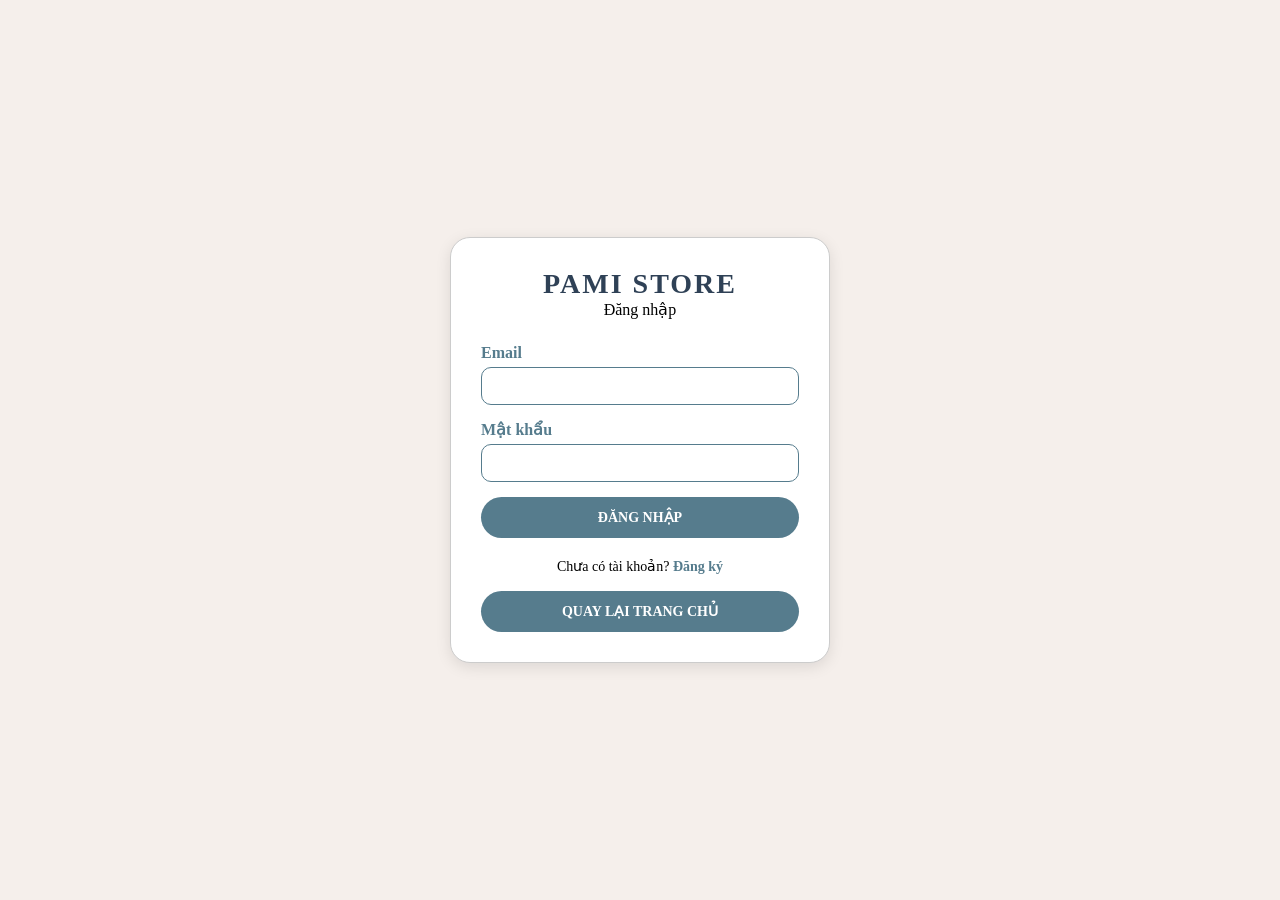
<file: HTML/login.html>
<!doctype html>
<html lang="en">
  <head>
    <meta charset="UTF-8" />
    <meta name="viewport" content="width=device-width, initial-scale=1.0" />
    <meta name="24630641" content="Luong Ngo Gia An" />
    <title>Đăng nhập - Pami Store</title>

    <style>
      * {
        padding: 0;
        margin: 0;
        box-sizing: border-box;
      }

      body {
        font-family: "Times New Roman", Times, serif;
        background-color: #f5efeb;
        display: flex;
        justify-content: center;
        align-items: center;
        height: 100vh;
      }

      .container {
        background-color: white;
        padding: 30px;
        border-radius: 20px;
        border: 1px solid #ccc;
        width: 380px;
        box-shadow: 0 4px 15px rgba(0, 0, 0, 0.1);
      }

      .header {
        text-align: center;
        margin-bottom: 25px;
      }

      .header h1 {
        color: #2f4156;
        font-size: 28px;
        letter-spacing: 2px;
      }

      .form-group {
        margin-bottom: 15px;
      }

      .form-group label {
        display: block;
        margin-bottom: 5px;
        font-weight: bold;
        color: #567c8d;
      }

      .form-group input {
        width: 100%;
        padding: 10px;
        border: 1px solid #567c8d;
        border-radius: 10px;
        outline: none;
        font-family: "Times New Roman", Times, serif;
      }

      .error-msg {
        color: #d9534f;
        font-size: 12px;
        display: none;
      }

      .btn-submit,
      .btn-back {
        display: block;
        width: 100%;
        padding: 12px;
        background-color: #567c8d;
        color: white;
        border: none;
        border-radius: 25px;
        cursor: pointer;
        font-family: "Times New Roman", Times, serif;
        font-weight: bold;
        font-size: 14px;
        text-align: center;
        text-decoration: none;
        line-height: normal;
      }

      .btn-submit:hover,
      .btn-back:hover {
        background-color: #2f4156;
      }

      .footer {
        text-align: center;
        margin-top: 20px;
        font-size: 14px;
      }

      .footer a.reg-link {
        color: #567c8d;
        text-decoration: none;
        font-weight: bold;
      }

      .footer a.reg-link:hover {
        text-decoration: underline;
      }
    </style>
  </head>

  <body>
    <div class="container">
      <div class="header">
        <h1>PAMI STORE</h1>
        <p>Đăng nhập</p>
      </div>

      <form id="loginForm">
        <div class="form-group">
          <label>Email</label>
          <input type="email" id="email" />
          <p class="error-msg" id="emailError">Vui lòng nhập email!</p>
        </div>

        <div class="form-group">
          <label>Mật khẩu</label>
          <input type="password" id="password" />
          <p class="error-msg" id="passwordError">Vui lòng nhập mật khẩu!</p>
        </div>

        <button type="submit" class="btn-submit">ĐĂNG NHẬP</button>
      </form>

      <div class="footer">
        Chưa có tài khoản? <a href="./register.html" class="reg-link">Đăng ký</a>
        <br /><br />
        <a href="../index.html" class="btn-back">QUAY LẠI TRANG CHỦ</a>
      </div>
    </div>

    <script>
      const form = document.getElementById("loginForm");

      form.addEventListener("submit", function (e) {
        e.preventDefault();

        const email = document.getElementById("email").value;
        const pass = document.getElementById("password").value;

        document.getElementById("emailError").style.display = "none";
        document.getElementById("passwordError").style.display = "none";

        let hopLe = true;

        if (email === "") {
          document.getElementById("emailError").style.display = "block";
          hopLe = false;
        }
        if (pass === "") {
          document.getElementById("passwordError").style.display = "block";
          hopLe = false;
        }

        if (hopLe) {
          const danhSachUser =
            JSON.parse(localStorage.getItem("pamiUsers")) || [];
          let user = danhSachUser.find(
            (u) => u.email === email && u.password === pass,
          );
          if (user) {
            alert("Đăng nhập thành công!");
            window.location.href = "../index.html";
          } else {
            alert("Email hoặc mật khẩu không chính xác!");
          }
        }
      });
    </script>
  </body>
</html>
</file>
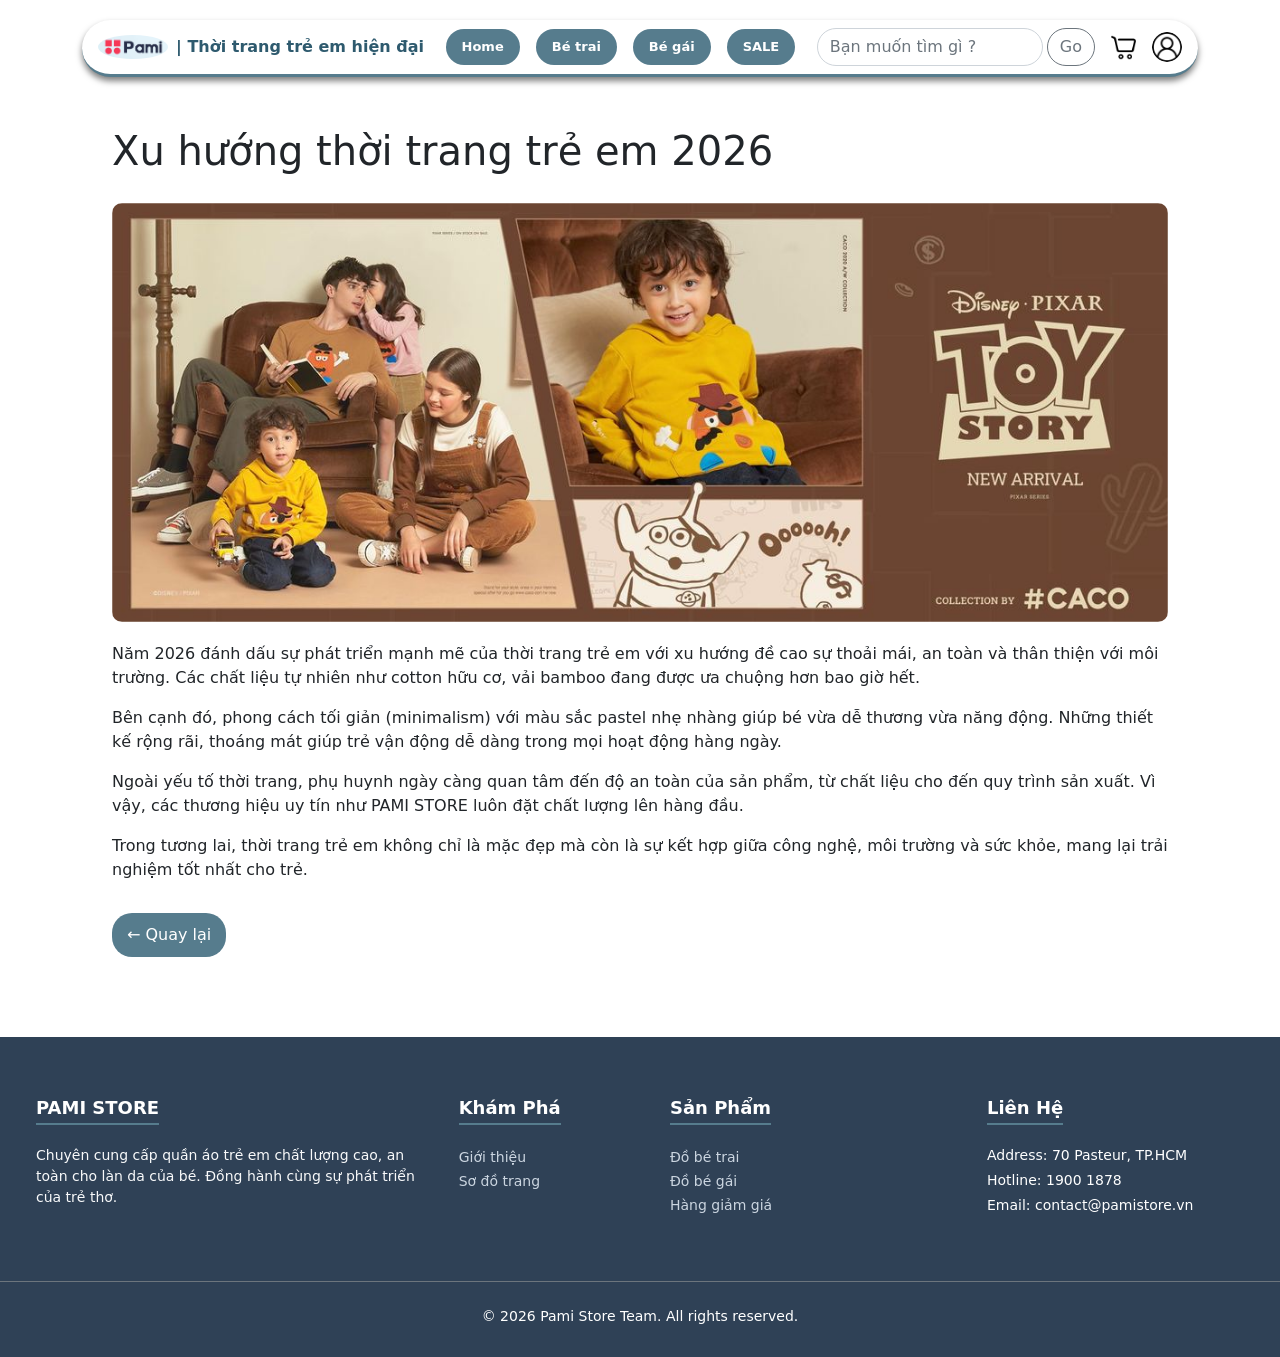
<file: HTML/news-1.html>
<!doctype html>
<html lang="en">
  <head>
    <meta charset="UTF-8" />
    <meta name="viewport" content="width=device-width, initial-scale=1.0" />
    <meta name="24746521" content="Tran Ly Hoang Duc" />
    <title>Xu hướng 2026 - Pami Store</title>
    <link rel="stylesheet" href="../CSS/bootstrap.min.css" />
    <script src="../JS/bootstrap.bundle.js"></script>
    <style>
      * {
        padding: 0;
        margin: 0;
        box-sizing: border-box;
      }

      html {
        font-family: Arial, Helvetica, sans-serif;
      }

      .container {
        width: 90%;
        margin: auto;
      }

      .header {
        background-color: white;
        border-radius: 50px;
        border-bottom: 3px solid #567c8d;
        padding: 10px 30px;
        align-items: center;
        margin: 20px 0;
        box-shadow: 0 4px 6px rgba(0, 0, 0, 0.5);
      }

      .menu a {
        text-decoration: none;
        color: white;
        font-weight: 600;
        background-color: #567c8d;
        padding: 8px 18px;
        border-radius: 20px;
        transition: 0.3s;
        font-size: 13px;
      }

      .menu a:hover {
        background-color: #2f4156;
        color: #fff;
      }

      .detail {
        background: white;
        padding: 30px;
        border-radius: 15px;
      }

      .detail img {
        width: 100%;
        object-fit: cover;
        border-radius: 10px;
        margin: 20px 0;
      }

      .back {
        display: inline-block;
        margin-top: 15px;
        background: #567c8d;
        color: white;
        padding: 10px 15px;
        border-radius: 20px;
        text-decoration: none;
      }

      .back:hover {
        background: white;
        color: #567c8d;
      }

      .footer {
        background-color: #2f4156;
        color: white;
        margin-top: 50px;
        width: 100%;
        padding: 60px 0 30px;
      }

      .footer h2 {
        font-size: 18px;
        font-weight: bold;
        margin-bottom: 20px;
        color: #fff;
        border-bottom: 2px solid #567c8d;
        display: inline-block;
        padding-bottom: 5px;
      }

      .footer ul {
        list-style: none;
        padding: 0;
      }

      .footer a {
        color: #cbd5e0;
        text-decoration: none;
        font-size: 14px;
        transition: 0.3s;
      }

      .footer a:hover {
        color: #ff9ff3;
        text-decoration: underline;
      }
    </style>
  </head>

  <body>
    <div class="container">
      <!-- HEADER -->
      <div
        class="header d-flex justify-content-between align-items-center py-2 px-3"
      >
        <div class="d-flex align-items-center">
          <img
            src="../IMG/logo.jpg"
            alt="Logo"
            style="width: 70px; border-radius: 50%"
          />
          <p
            class="m-0 ms-2 fw-bold d-none d-lg-block"
            style="color: #2e5a6e; white-space: nowrap"
          >
            | Thời trang trẻ em hiện đại
          </p>
        </div>

        <div class="menu d-flex align-items-center gap-3">
          <a href="../index.html" class="text-decoration-none fw-bold px-3">Home</a>
          <a href="./product-trai.html" class="text-decoration-none fw-bold px-3"
            >Bé trai</a
          >
          <a href="./product-gai.html" class="text-decoration-none fw-bold px-3"
            >Bé gái</a
          >
          <a href="./product-sale.html" class="text-decoration-none fw-bold px-3"
            >SALE</a
          >
        </div>

        <div class="d-flex align-items-center gap-3">
          <div class="search d-flex">
            <input
              type="text"
              class="form-control"
              style="border-radius: 30px"
              placeholder="Bạn muốn tìm gì ?"
            />
            <button
              class="btn btn-outline-secondary ms-1"
              style="border-radius: 30px"
            >
              Go
            </button>
          </div>

          <a href="./cart.html">
            <img
              src="../IMG/online-shopping.png"
              alt="gio"
              style="width: 25px"
            />
          </a>

          <a href="./login.html">
            <img
              src="../IMG/user.png"
              alt="user"
              style="width: 30px; height: 30px; border-radius: 50%"
            />
          </a>
        </div>
      </div>

      <div class="detail">
        <h1>Xu hướng thời trang trẻ em 2026</h1>
        <img src="../IMG/banner.png" />

        <p>
          Năm 2026 đánh dấu sự phát triển mạnh mẽ của thời trang trẻ em với xu
          hướng đề cao sự thoải mái, an toàn và thân thiện với môi trường. Các
          chất liệu tự nhiên như cotton hữu cơ, vải bamboo đang được ưa chuộng
          hơn bao giờ hết.
        </p>
        <p>
          Bên cạnh đó, phong cách tối giản (minimalism) với màu sắc pastel nhẹ
          nhàng giúp bé vừa dễ thương vừa năng động. Những thiết kế rộng rãi,
          thoáng mát giúp trẻ vận động dễ dàng trong mọi hoạt động hàng ngày.
        </p>
        <p>
          Ngoài yếu tố thời trang, phụ huynh ngày càng quan tâm đến độ an toàn
          của sản phẩm, từ chất liệu cho đến quy trình sản xuất. Vì vậy, các
          thương hiệu uy tín như PAMI STORE luôn đặt chất lượng lên hàng đầu.
        </p>
        <p>
          Trong tương lai, thời trang trẻ em không chỉ là mặc đẹp mà còn là sự
          kết hợp giữa công nghệ, môi trường và sức khỏe, mang lại trải nghiệm
          tốt nhất cho trẻ.
        </p>
        <a href="./news.html" class="back">← Quay lại</a>
      </div>
    </div>
    <footer class="footer">
      <div class="row ms-4">
        <div class="col-md-4">
          <h2>PAMI STORE</h2>
          <p class="small text-light">
            Chuyên cung cấp quần áo trẻ em chất lượng cao, an toàn cho làn da
            của bé. Đồng hành cùng sự phát triển của trẻ thơ.
          </p>
        </div>
        <div class="col-2">
          <h2>Khám Phá</h2>
          <ul>
            <li><a href="./about.html">Giới thiệu</a></li>
            <li><a href="./sitemap.html">Sơ đồ trang</a></li>
          </ul>
        </div>
        <div class="col-3">
          <h2>Sản Phẩm</h2>
          <a href="../index.html">
            <ul>
              <li><a href="../index.html#betrai">Đồ bé trai</a></li>
              <li><a href="../index.html#begai">Đồ bé gái</a></li>
              <li><a href="../index.html#sale">Hàng giảm giá</a></li>
            </ul>
          </a>
        </div>
        <div class="col-md-3">
          <h2>Liên Hệ</h2>
          <p class="small mb-1">Address: 70 Pasteur, TP.HCM</p>
          <p class="small mb-1">Hotline: 1900 1878</p>
          <p class="small">Email: contact@pamistore.vn</p>
        </div>
      </div>
      <div
        class="text-center mt-5 pt-4 border-top border-secondary opacity-50 small"
      >
        &copy; 2026 Pami Store Team. All rights reserved.
      </div>
    </footer>
  </body>
</html>
</file>
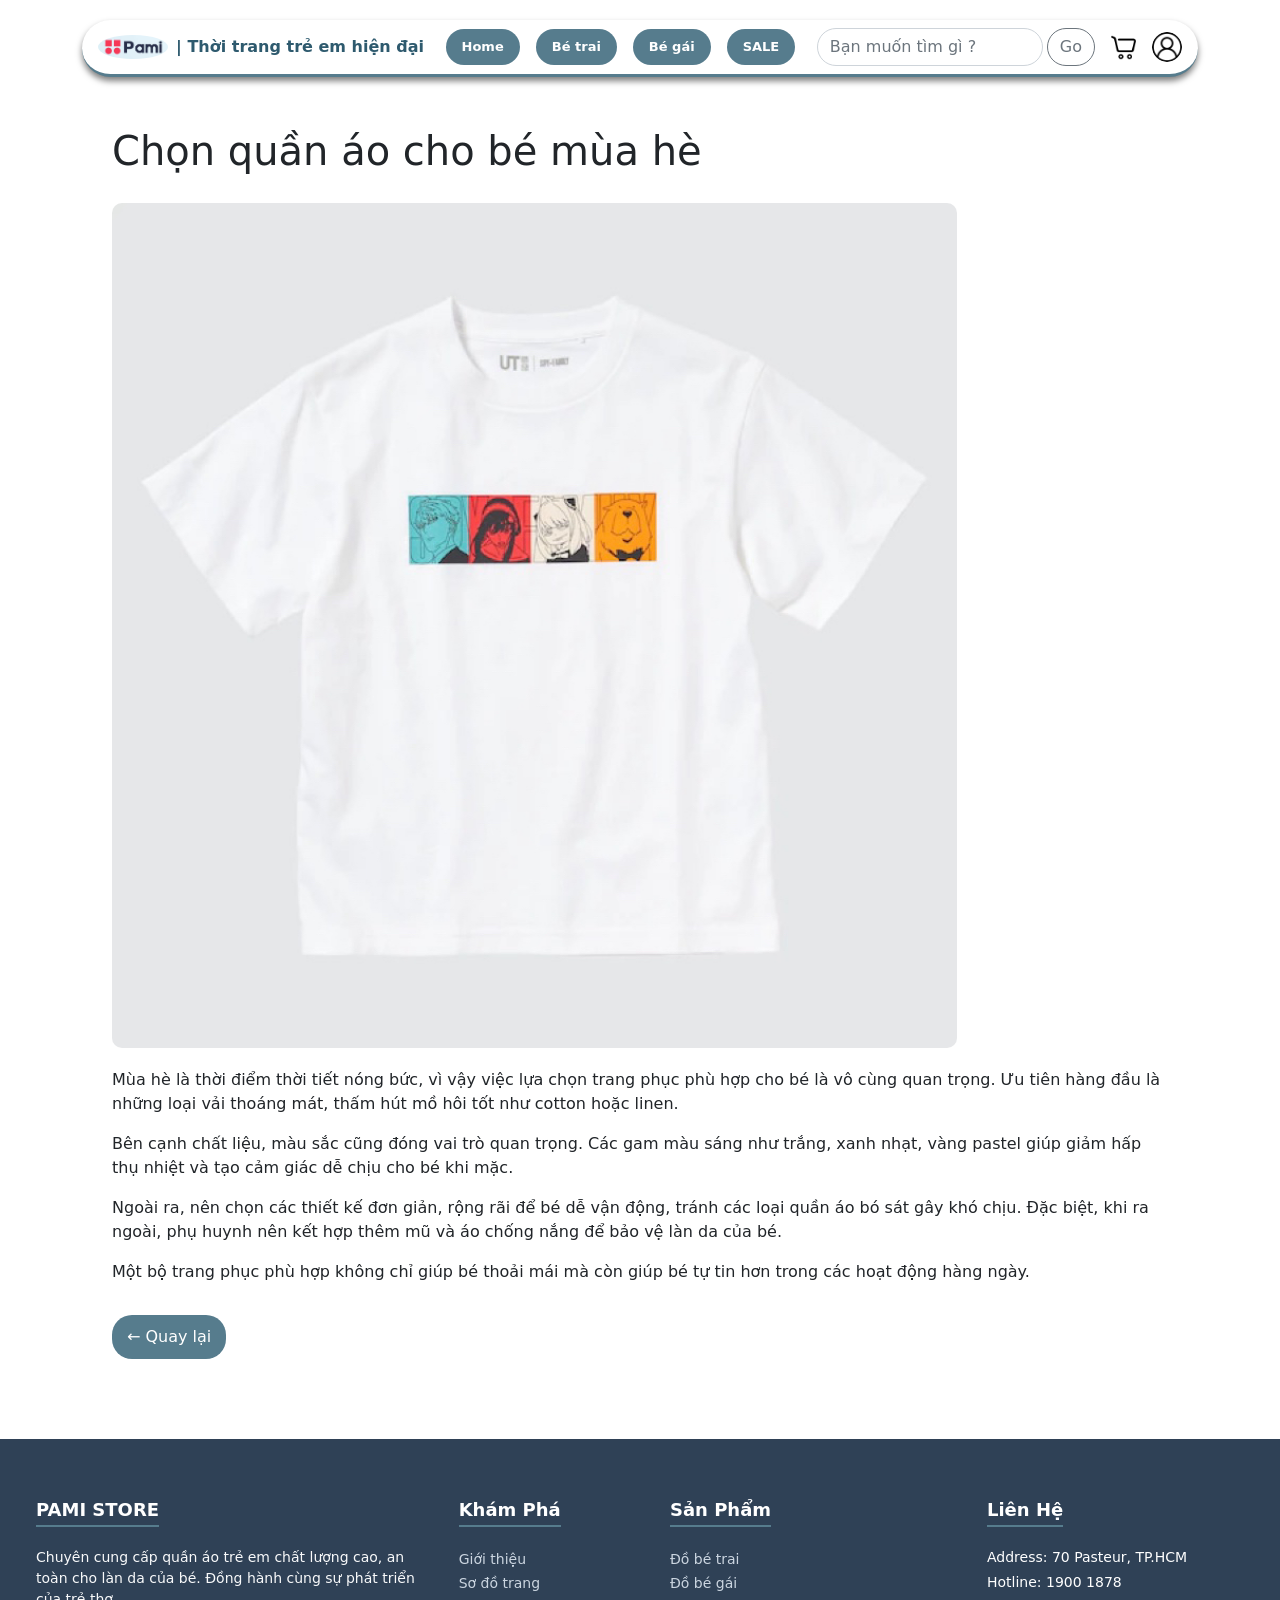
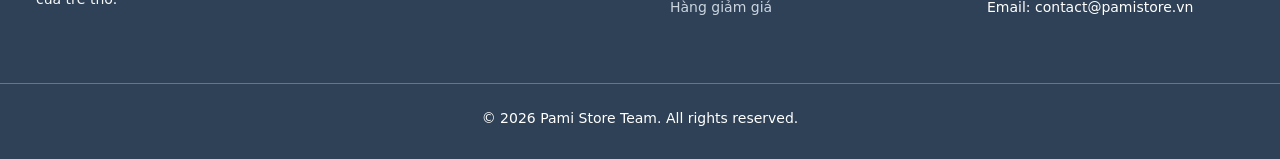
<file: HTML/news-2.html>
<!doctype html>
<html lang="en">
  <head>
    <meta charset="UTF-8" />
    <meta name="viewport" content="width=device-width, initial-scale=1.0" />
    <meta name="24746521" content="Tran Ly Hoang Duc" />
    <title>Mùa hè cho bé - Pami Store</title>
    <link rel="stylesheet" href="../CSS/bootstrap.min.css" />
    <script src="../JS/bootstrap.bundle.js"></script>
    <style>
      * {
        padding: 0;
        margin: 0;
        box-sizing: border-box;
      }

      html {
        font-family: Arial, Helvetica, sans-serif;
      }

      .container {
        width: 90%;
        margin: 0 auto;
      }

      .header {
        background-color: white;
        border-radius: 50px;
        border-bottom: 3px solid #567c8d;
        padding: 10px 30px;
        align-items: center;
        margin: 20px 0;
        box-shadow: 0 4px 6px rgba(0, 0, 0, 0.5);
      }

      .menu a {
        text-decoration: none;
        color: white;
        font-weight: 600;
        background-color: #567c8d;
        padding: 8px 18px;
        border-radius: 20px;
        transition: 0.3s;
        font-size: 13px;
      }

      .menu a:hover {
        background-color: #2f4156;
        color: #fff;
      }

      .detail {
        background: white;
        padding: 30px;
        border-radius: 15px;
      }

      .detail img {
        width: 80%;
        object-fit: cover;
        border-radius: 10px;
        margin: 20px 0;
      }

      .back {
        display: inline-block;
        margin-top: 15px;
        background: #567c8d;
        color: white;
        padding: 10px 15px;
        border-radius: 20px;
        text-decoration: none;
      }

      .back:hover {
        background: white;
        color: #567c8d;
      }

      .footer {
        background-color: #2f4156;
        color: white;
        margin-top: 50px;
        width: 100%;
        padding: 60px 0 30px;
      }

      .footer h2 {
        font-size: 18px;
        font-weight: bold;
        margin-bottom: 20px;
        color: #fff;
        border-bottom: 2px solid #567c8d;
        display: inline-block;
        padding-bottom: 5px;
      }

      .footer ul {
        list-style: none;
        padding: 0;
      }

      .footer a {
        color: #cbd5e0;
        text-decoration: none;
        font-size: 14px;
        transition: 0.3s;
      }

      .footer a:hover {
        color: #ff9ff3;
        text-decoration: underline;
      }
    </style>
  </head>

  <body>
    <div class="container">
      <!-- HEADER -->
      <div
        class="header d-flex justify-content-between align-items-center py-2 px-3"
      >
        <div class="d-flex align-items-center">
          <img
            src="../IMG/logo.jpg"
            alt="Logo"
            style="width: 70px; border-radius: 50%"
          />
          <p
            class="m-0 ms-2 fw-bold d-none d-lg-block"
            style="color: #2e5a6e; white-space: nowrap"
          >
            | Thời trang trẻ em hiện đại
          </p>
        </div>

        <div class="menu d-flex align-items-center gap-3">
          <a href="../index.html" class="text-decoration-none fw-bold px-3">Home</a>
          <a href="./product-trai.html" class="text-decoration-none fw-bold px-3"
            >Bé trai</a
          >
          <a href="./product-gai.html" class="text-decoration-none fw-bold px-3"
            >Bé gái</a
          >
          <a href="./product-sale.html" class="text-decoration-none fw-bold px-3"
            >SALE</a
          >
        </div>

        <div class="d-flex align-items-center gap-3">
          <div class="search d-flex">
            <input
              type="text"
              class="form-control"
              style="border-radius: 30px"
              placeholder="Bạn muốn tìm gì ?"
            />
            <button
              class="btn btn-outline-secondary ms-1"
              style="border-radius: 30px"
            >
              Go
            </button>
          </div>

          <a href="./cart.html">
            <img
              src="../IMG/online-shopping.png"
              alt="gio"
              style="width: 25px"
            />
          </a>

          <a href="./login.html">
            <img
              src="../IMG/user.png"
              alt="user"
              style="width: 30px; height: 30px; border-radius: 50%"
            />
          </a>
        </div>
      </div>

      <div class="detail">
        <h1>Chọn quần áo cho bé mùa hè</h1>
        <img src="../IMG/sale1.jpg" />

        <p>
          Mùa hè là thời điểm thời tiết nóng bức, vì vậy việc lựa chọn trang
          phục phù hợp cho bé là vô cùng quan trọng. Ưu tiên hàng đầu là những
          loại vải thoáng mát, thấm hút mồ hôi tốt như cotton hoặc linen.
        </p>
        <p>
          Bên cạnh chất liệu, màu sắc cũng đóng vai trò quan trọng. Các gam màu
          sáng như trắng, xanh nhạt, vàng pastel giúp giảm hấp thụ nhiệt và tạo
          cảm giác dễ chịu cho bé khi mặc.
        </p>
        <p>
          Ngoài ra, nên chọn các thiết kế đơn giản, rộng rãi để bé dễ vận động,
          tránh các loại quần áo bó sát gây khó chịu. Đặc biệt, khi ra ngoài,
          phụ huynh nên kết hợp thêm mũ và áo chống nắng để bảo vệ làn da của
          bé.
        </p>
        <p>
          Một bộ trang phục phù hợp không chỉ giúp bé thoải mái mà còn giúp bé
          tự tin hơn trong các hoạt động hàng ngày.
        </p>
        <a href="./news.html" class="back">← Quay lại</a>
      </div>
    </div>
    <footer class="footer">
      <div class="row ms-4">
        <div class="col-md-4">
          <h2>PAMI STORE</h2>
          <p class="small text-light">
            Chuyên cung cấp quần áo trẻ em chất lượng cao, an toàn cho làn da
            của bé. Đồng hành cùng sự phát triển của trẻ thơ.
          </p>
        </div>
        <div class="col-2">
          <h2>Khám Phá</h2>
          <ul>
            <li><a href="./about.html">Giới thiệu</a></li>
            <li><a href="./sitemap.html">Sơ đồ trang</a></li>
          </ul>
        </div>
        <div class="col-3">
          <h2>Sản Phẩm</h2>
          <ul>
            <li><a href="../index.html#betrai">Đồ bé trai</a></li>
            <li><a href="../index.html#begai">Đồ bé gái</a></li>
            <li><a href="../index.html#sale">Hàng giảm giá</a></li>
          </ul>
        </div>
        <div class="col-md-3">
          <h2>Liên Hệ</h2>
          <p class="small mb-1">Address: 70 Pasteur, TP.HCM</p>
          <p class="small mb-1">Hotline: 1900 1878</p>
          <p class="small">Email: contact@pamistore.vn</p>
        </div>
      </div>
      <div
        class="text-center mt-5 pt-4 border-top border-secondary opacity-50 small"
      >
        &copy; 2026 Pami Store Team. All rights reserved.
      </div>
    </footer>
  </body>
</html>
</file>
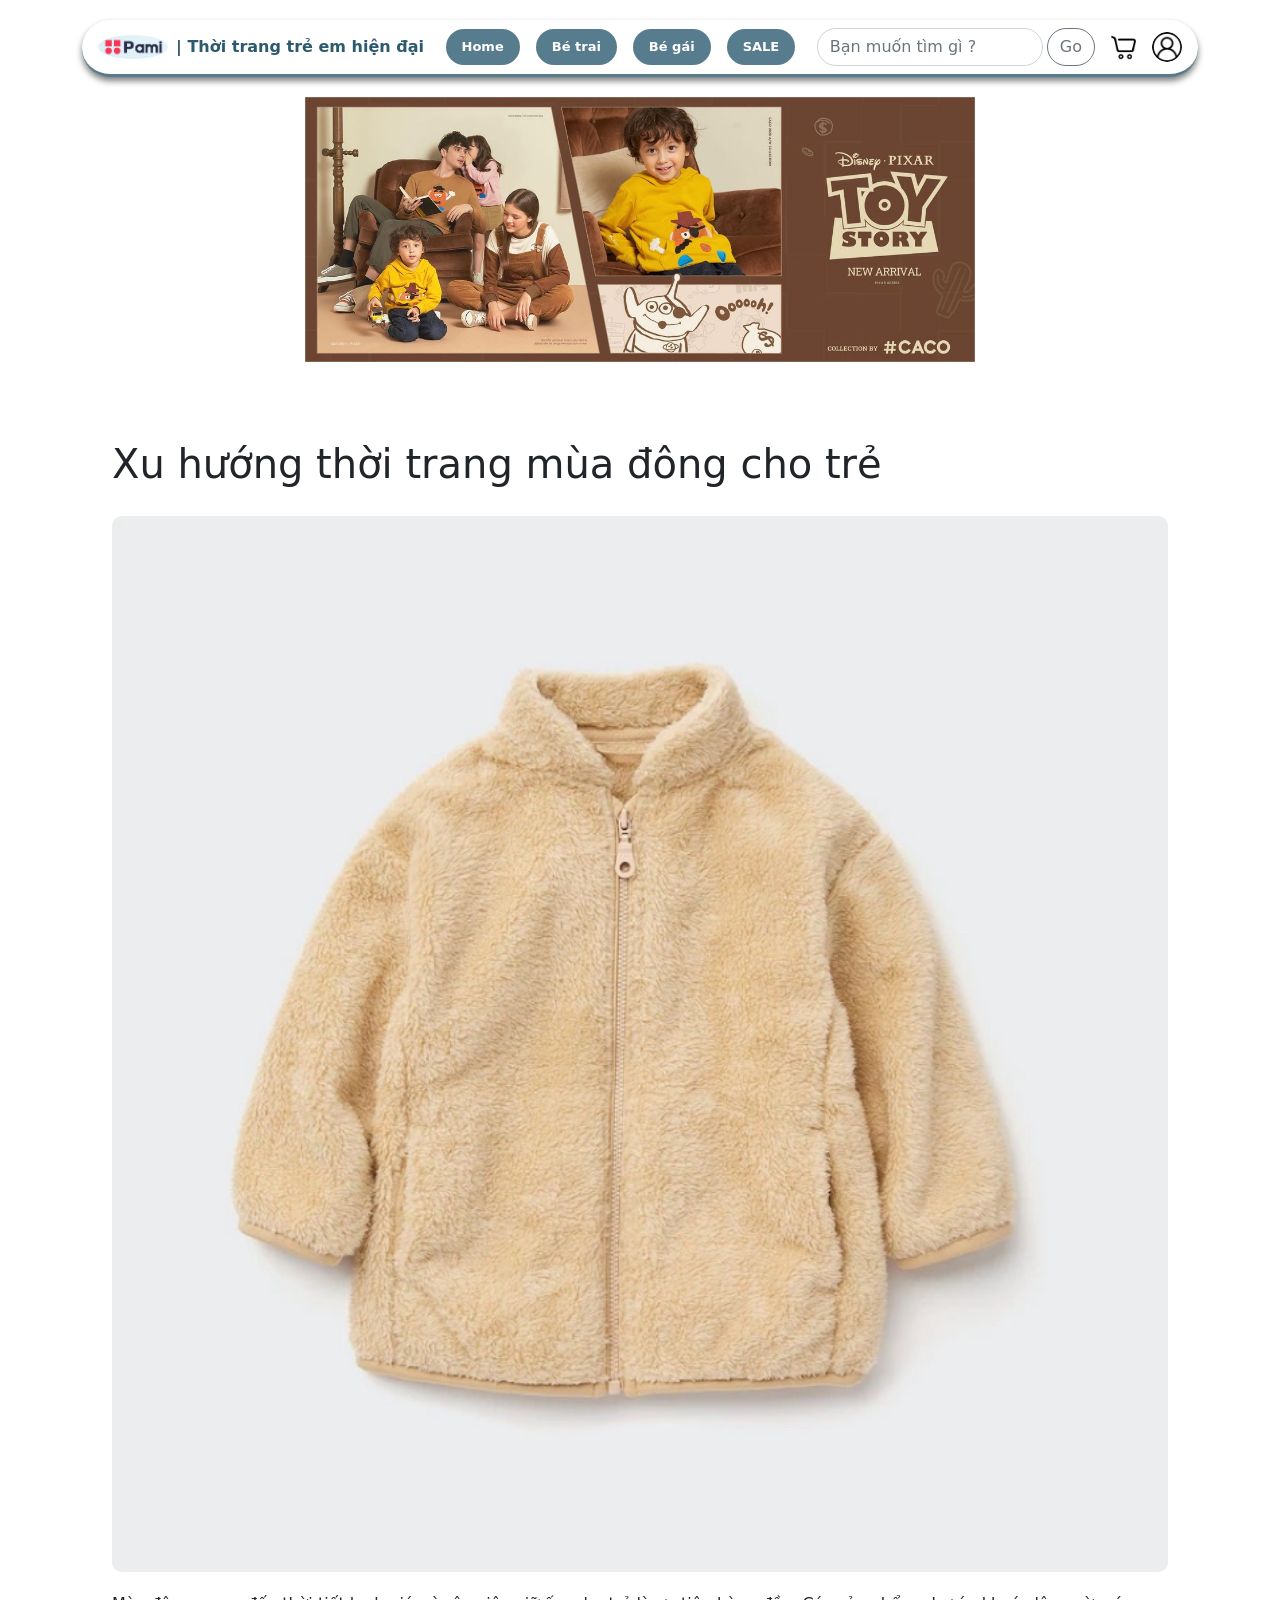
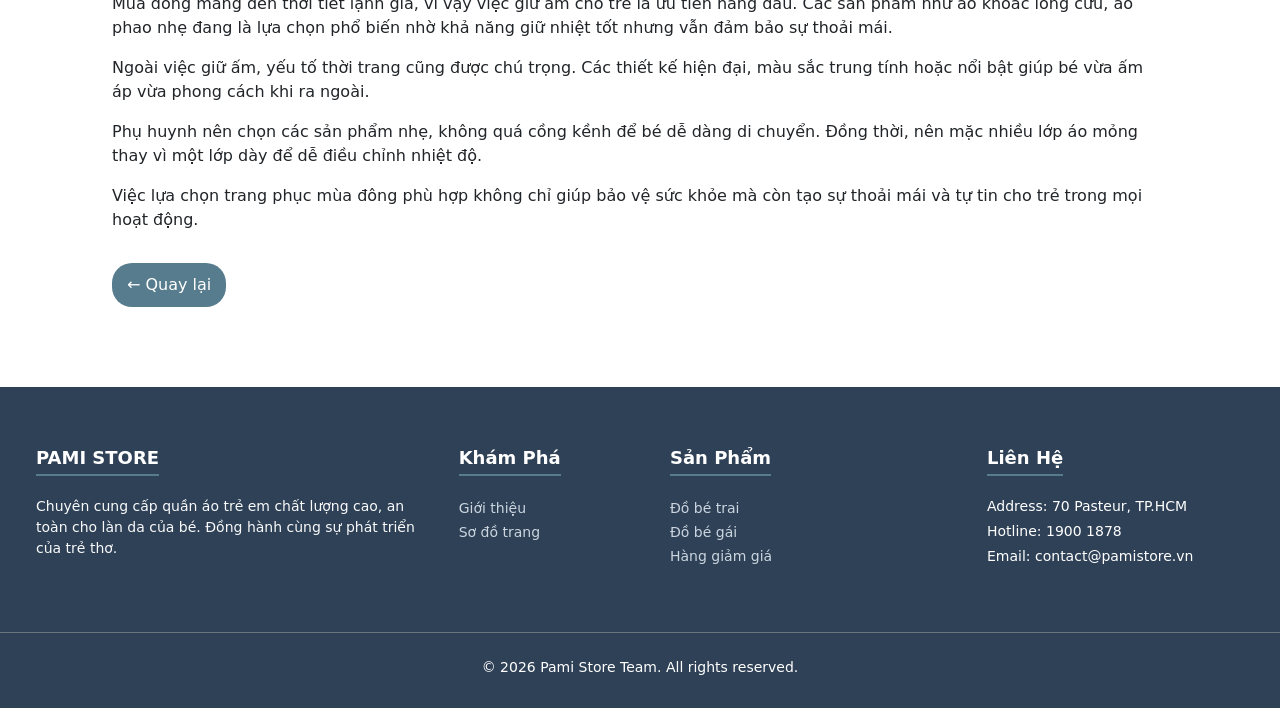
<file: HTML/news-3.html>
<!doctype html>
<html lang="en">
  <head>
    <meta charset="UTF-8" />
    <meta name="viewport" content="width=device-width, initial-scale=1.0" />
    <meta name="24746521" content="Tran Ly Hoang Duc" />
    <title>Mùa đông cho bé - Pami Store</title>
    <link rel="stylesheet" href="../CSS/bootstrap.min.css" />
    <script src="../JS/bootstrap.bundle.js"></script>
    <style>
      * {
        padding: 0;
        margin: 0;
        box-sizing: border-box;
      }

      html {
        font-family: Arial, Helvetica, sans-serif;
      }

      .container {
        width: 90%;
        margin: auto;
      }

      .header {
        background-color: white;
        border-radius: 50px;
        border-bottom: 3px solid #567c8d;
        padding: 10px 30px;
        align-items: center;
        margin: 20px 0;
        box-shadow: 0 4px 6px rgba(0, 0, 0, 0.5);
      }

      .menu a {
        text-decoration: none;
        color: white;
        font-weight: 600;
        background-color: #567c8d;
        padding: 8px 18px;
        border-radius: 20px;
        transition: 0.3s;
        font-size: 13px;
      }

      .menu a:hover {
        background-color: #2f4156;
        color: #fff;
      }

      .detail {
        background: white;
        padding: 30px;
        border-radius: 15px;
      }

      .detail img {
        width: 100%;
        object-fit: cover;
        border-radius: 10px;
        margin: 20px 0;
      }

      .back {
        display: inline-block;
        margin-top: 15px;
        background: #567c8d;
        color: white;
        padding: 10px 15px;
        border-radius: 20px;
        text-decoration: none;
      }

      .back:hover {
        background: white;
        color: #567c8d;
      }

      .footer {
        background-color: #2f4156;
        color: white;
        margin-top: 50px;
        width: 100%;
        padding: 60px 0 30px;
      }

      .footer h2 {
        font-size: 18px;
        font-weight: bold;
        margin-bottom: 20px;
        color: #fff;
        border-bottom: 2px solid #567c8d;
        display: inline-block;
        padding-bottom: 5px;
      }

      .footer ul {
        list-style: none;
        padding: 0;
      }

      .footer a {
        color: #cbd5e0;
        text-decoration: none;
        font-size: 14px;
        transition: 0.3s;
      }

      .footer a:hover {
        color: #ff9ff3;
        text-decoration: underline;
      }
    </style>
  </head>

  <body>
    <div class="container">
      <!-- HEADER -->
      <div
        class="header d-flex justify-content-between align-items-center py-2 px-3"
      >
        <div class="d-flex align-items-center">
          <img
            src="../IMG/logo.jpg"
            alt="Logo"
            style="width: 70px; border-radius: 50%"
          />
          <p
            class="m-0 ms-2 fw-bold d-none d-lg-block"
            style="color: #2e5a6e; white-space: nowrap"
          >
            | Thời trang trẻ em hiện đại
          </p>
        </div>

        <div class="menu d-flex align-items-center gap-3">
          <a href="../index.html" class="text-decoration-none fw-bold px-3">Home</a>
          <a href="./product-trai.html" class="text-decoration-none fw-bold px-3"
            >Bé trai</a
          >
          <a href="./product-gai.html" class="text-decoration-none fw-bold px-3"
            >Bé gái</a
          >
          <a href="./product-sale.html" class="text-decoration-none fw-bold px-3"
            >SALE</a
          >
        </div>

        <div class="d-flex align-items-center gap-3">
          <div class="search d-flex">
            <input
              type="text"
              class="form-control"
              style="border-radius: 30px"
              placeholder="Bạn muốn tìm gì ?"
            />
            <button
              class="btn btn-outline-secondary ms-1"
              style="border-radius: 30px"
            >
              Go
            </button>
          </div>

          <a href="./cart.html">
            <img
              src="../IMG/online-shopping.png"
              alt="gio"
              style="width: 25px"
            />
          </a>

          <a href="./login.html">
            <img
              src="../IMG/user.png"
              alt="user"
              style="width: 30px; height: 30px; border-radius: 50%"
            />
          </a>
        </div>
      </div>

      <div class="row mb-5 justify-content-center">
        <div class="col-12 text-center">
          <img
            src="../IMG/banner.png"
            class=""
            style="width: 60%"
            alt="Pami Store Banner"
          />
        </div>
      </div>

      <div class="detail">
        <h1>Xu hướng thời trang mùa đông cho trẻ</h1>
        <img src="../IMG/gai.jpg" />

        <p>
          Mùa đông mang đến thời tiết lạnh giá, vì vậy việc giữ ấm cho trẻ là ưu
          tiên hàng đầu. Các sản phẩm như áo khoác lông cừu, áo phao nhẹ đang là
          lựa chọn phổ biến nhờ khả năng giữ nhiệt tốt nhưng vẫn đảm bảo sự
          thoải mái.
        </p>
        <p>
          Ngoài việc giữ ấm, yếu tố thời trang cũng được chú trọng. Các thiết kế
          hiện đại, màu sắc trung tính hoặc nổi bật giúp bé vừa ấm áp vừa phong
          cách khi ra ngoài.
        </p>
        <p>
          Phụ huynh nên chọn các sản phẩm nhẹ, không quá cồng kềnh để bé dễ dàng
          di chuyển. Đồng thời, nên mặc nhiều lớp áo mỏng thay vì một lớp dày để
          dễ điều chỉnh nhiệt độ.
        </p>
        <p>
          Việc lựa chọn trang phục mùa đông phù hợp không chỉ giúp bảo vệ sức
          khỏe mà còn tạo sự thoải mái và tự tin cho trẻ trong mọi hoạt động.
        </p>

        <a href="./news.html" class="back">← Quay lại</a>
      </div>
    </div>

    <footer class="footer">
      <div class="row ms-4">
        <div class="col-md-4">
          <h2>PAMI STORE</h2>
          <p class="small text-light">
            Chuyên cung cấp quần áo trẻ em chất lượng cao, an toàn cho làn da
            của bé. Đồng hành cùng sự phát triển của trẻ thơ.
          </p>
        </div>
        <div class="col-2">
          <h2>Khám Phá</h2>
          <ul>
            <li><a href="./about.html">Giới thiệu</a></li>
            <li><a href="./sitemap.html">Sơ đồ trang</a></li>
          </ul>
        </div>
        <div class="col-3">
          <h2>Sản Phẩm</h2>
          <ul>
            <li><a href="../index.html#betrai">Đồ bé trai</a></li>
            <li><a href="../index.html#begai">Đồ bé gái</a></li>
            <li><a href="../index.html#sale">Hàng giảm giá</a></li>
          </ul>
        </div>
        <div class="col-md-3">
          <h2>Liên Hệ</h2>
          <p class="small mb-1">Address: 70 Pasteur, TP.HCM</p>
          <p class="small mb-1">Hotline: 1900 1878</p>
          <p class="small">Email: contact@pamistore.vn</p>
        </div>
      </div>
      <div
        class="text-center mt-5 pt-4 border-top border-secondary opacity-50 small"
      >
        &copy; 2026 Pami Store Team. All rights reserved.
      </div>
    </footer>
  </body>
</html>
</file>
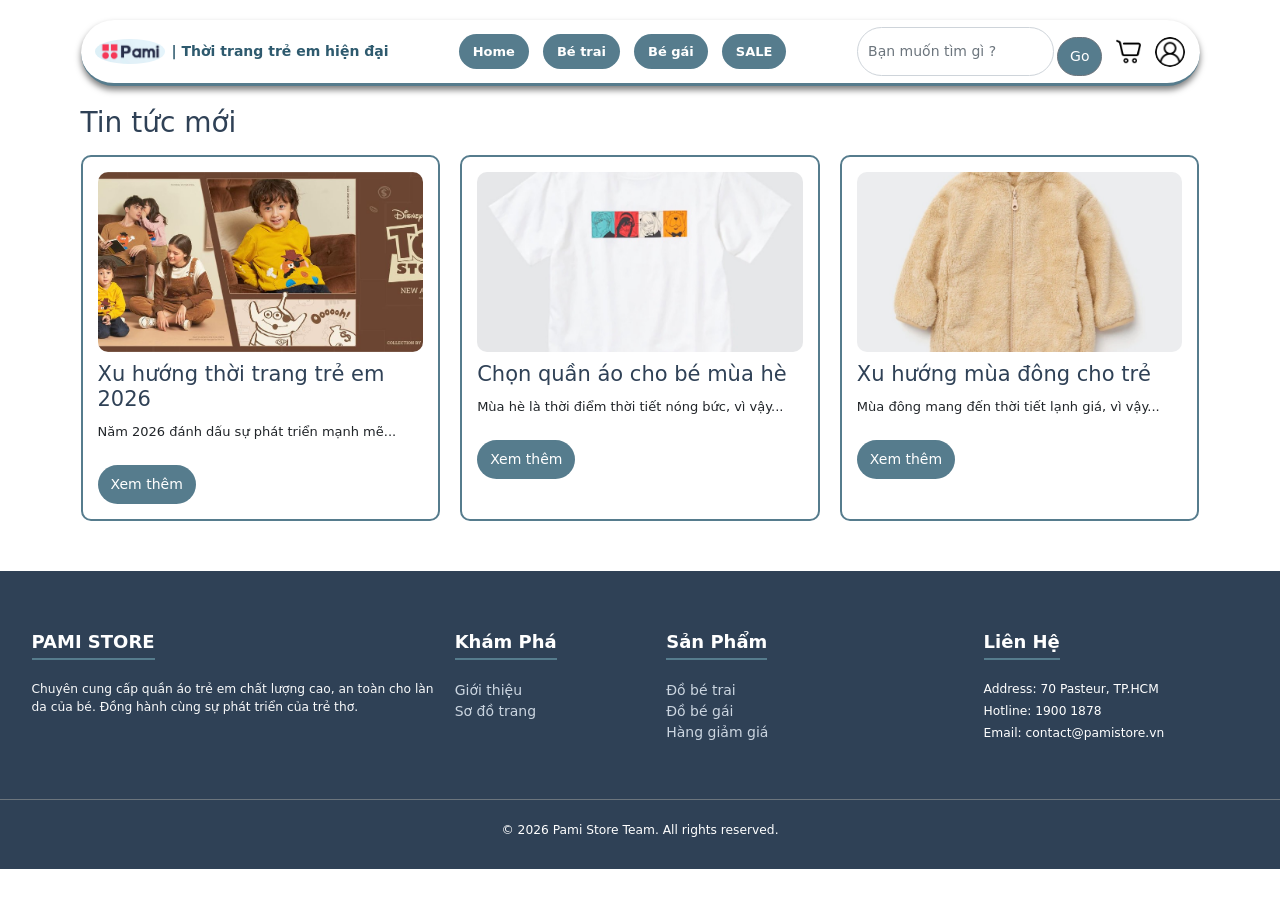
<file: HTML/news.html>
<!doctype html>
<html lang="en">
  <head>
    <meta charset="UTF-8" />
    <meta name="viewport" content="width=device-width, initial-scale=1.0" />
    <meta name="24746521" content="Tran Ly Hoang Duc" />
    <title>Tin tức mới - Pami Store</title>
    <link rel="stylesheet" href="../CSS/bootstrap.min.css" />
    <script src="../JS/bootstrap.bundle.js"></script>

    <style>
      * {
        padding: 0;
        margin: 0;
        box-sizing: border-box;
      }

      html {
        font-family: Arial, Helvetica, sans-serif;
        font-size: 14px;
      }

      .container {
        width: 90%;
        margin: 0 auto;
      }

      .header {
        background-color: white;
        border-radius: 50px;
        border-bottom: 3px solid #567c8d;
        padding: 10px 30px;
        align-items: center;
        margin: 20px 0;
        box-shadow: 0 4px 6px rgba(0, 0, 0, 0.5);
      }

      .menu a {
        text-decoration: none;
        color: white;
        font-weight: 600;
        background-color: #567c8d;
        padding: 8px 18px;
        border-radius: 20px;
        transition: 0.3s;
        font-size: 13px;
      }

      .menu a:hover {
        background-color: #2f4156;
        color: #fff;
      }

      .news {
        display: grid;
        grid-template-columns: repeat(3, 1fr);
        gap: 20px;
      }

      .item {
        background: white;
        padding: 15px;
        border-radius: 10px;
        border: 2px solid #567c8d;
      }

      .item img {
        width: 100%;
        height: 180px;
        object-fit: cover;
        border-radius: 10px;
      }

      .item h4 {
        margin: 10px 0;
        color: #2f4156;
      }

      .item p {
        font-size: 13px;
      }

      .btn {
        display: inline-block;
        margin-top: 10px;
        background: #567c8d;
        color: white;
        padding: 8px 12px;
        border-radius: 20px;
        text-decoration: none;
      }

      .btn:hover {
        background: white;
        color: #567c8d;
      }

      .footer {
        background-color: #2f4156;
        color: white;
        margin-top: 50px;
        width: 100%;
        padding: 60px 0 30px;
      }

      .footer h2 {
        font-size: 18px;
        font-weight: bold;
        margin-bottom: 20px;
        color: #fff;
        border-bottom: 2px solid #567c8d;
        display: inline-block;
        padding-bottom: 5px;
      }

      .footer ul {
        list-style: none;
        padding: 0;
      }

      .footer a {
        color: #cbd5e0;
        text-decoration: none;
        font-size: 14px;
        transition: 0.3s;
      }

      .footer a:hover {
        color: #ff9ff3;
        text-decoration: underline;
      }
    </style>
  </head>

  <body>
    <div class="container">
      <!-- HEADER -->
      <div
        class="header d-flex justify-content-between align-items-center py-2 px-3"
      >
        <div class="d-flex align-items-center">
          <img
            src="../IMG/logo.jpg"
            alt="Logo"
            style="width: 70px; border-radius: 50%"
          />
          <p
            class="m-0 ms-2 fw-bold d-none d-lg-block"
            style="color: #2e5a6e; white-space: nowrap"
          >
            | Thời trang trẻ em hiện đại
          </p>
        </div>

        <div class="menu d-flex align-items-center gap-3">
          <a href="../index.html" class="text-decoration-none fw-bold px-3">Home</a>
          <a href="./product-trai.html" class="text-decoration-none fw-bold px-3"
            >Bé trai</a
          >
          <a href="./product-gai.html" class="text-decoration-none fw-bold px-3"
            >Bé gái</a
          >
          <a href="./product-sale.html" class="text-decoration-none fw-bold px-3"
            >SALE</a
          >
        </div>

        <div class="d-flex align-items-center gap-3">
          <div class="search d-flex">
            <input
              type="text"
              class="form-control"
              style="border-radius: 30px"
              placeholder="Bạn muốn tìm gì ?"
            />
            <button
              class="btn btn-outline-secondary ms-1"
              style="border-radius: 30px"
            >
              Go
            </button>
          </div>

          <a href="./cart.html">
            <img
              src="../IMG/online-shopping.png"
              alt="gio"
              style="width: 25px"
            />
          </a>

          <a href="./login.html">
            <img
              src="../IMG/user.png"
              alt="user"
              style="width: 30px; height: 30px; border-radius: 50%"
            />
          </a>
        </div>
      </div>

      <!-- Tin tức -->

      <h2 style="margin-bottom: 15px; color: #2f4156">Tin tức mới</h2>

      <div class="news">
        <div class="item">
          <img src="../IMG/banner.png" />
          <h4>Xu hướng thời trang trẻ em 2026</h4>
          <p>Năm 2026 đánh dấu sự phát triển mạnh mẽ...</p>
          <a href="./news-1.html" class="btn">Xem thêm</a>
        </div>

        <div class="item">
          <img src="../IMG/sale1.jpg" />
          <h4>Chọn quần áo cho bé mùa hè</h4>
          <p>Mùa hè là thời điểm thời tiết nóng bức, vì vậy...</p>
          <a href="./news-2.html" class="btn">Xem thêm</a>
        </div>

        <div class="item">
          <img src="../IMG/gai.jpg" />
          <h4>Xu hướng mùa đông cho trẻ</h4>
          <p>Mùa đông mang đến thời tiết lạnh giá, vì vậy...</p>
          <a href="./news-3.html" class="btn">Xem thêm</a>
        </div>
      </div>
    </div>

    <!-- Footer -->

    <footer class="footer">
      <div class="row ms-4">
        <div class="col-md-4">
          <h2>PAMI STORE</h2>
          <p class="small text-light">
            Chuyên cung cấp quần áo trẻ em chất lượng cao, an toàn cho làn da
            của bé. Đồng hành cùng sự phát triển của trẻ thơ.
          </p>
        </div>
        <div class="col-2">
          <h2>Khám Phá</h2>
          <ul>
            <li><a href="./about.html">Giới thiệu</a></li>
            <li><a href="./sitemap.html">Sơ đồ trang</a></li>
          </ul>
        </div>
        <div class="col-3">
          <h2>Sản Phẩm</h2>
          <ul>
            <li><a href="../index.html#betrai">Đồ bé trai</a></li>
            <li><a href="../index.html#begai">Đồ bé gái</a></li>
            <li><a href="../index.html#sale">Hàng giảm giá</a></li>
          </ul>
        </div>
        <div class="col-md-3">
          <h2>Liên Hệ</h2>
          <p class="small mb-1">Address: 70 Pasteur, TP.HCM</p>
          <p class="small mb-1">Hotline: 1900 1878</p>
          <p class="small">Email: contact@pamistore.vn</p>
        </div>
      </div>
      <div
        class="text-center mt-5 pt-4 border-top border-secondary opacity-50 small"
      >
        &copy; 2026 Pami Store Team. All rights reserved.
      </div>
    </footer>
  </body>
</html>
</file>
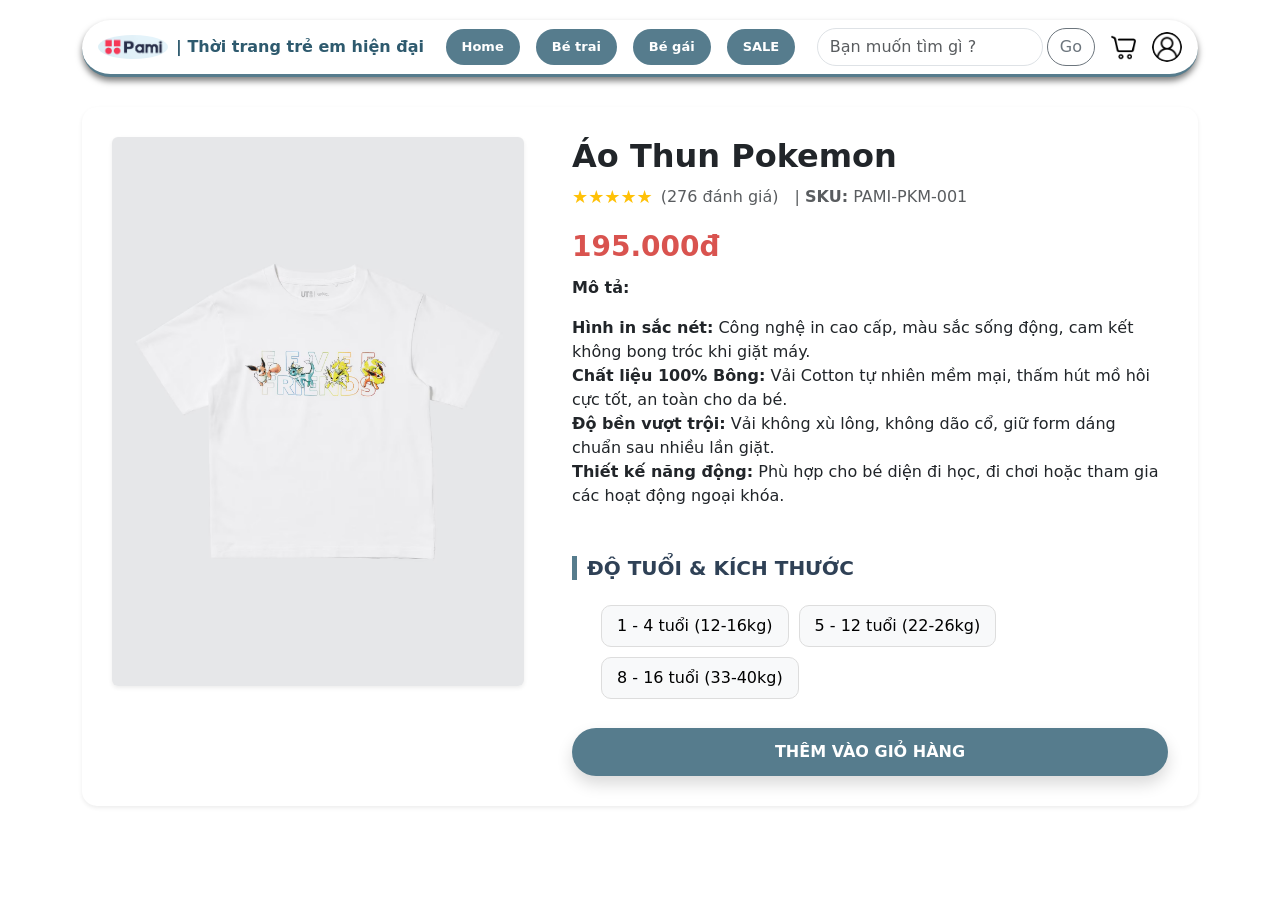
<file: HTML/product-details.html>
<!doctype html>
<html lang="vi">
  <head>
    <meta charset="UTF-8" />
    <meta name="viewport" content="width=device-width, initial-scale=1.0" />
    <title>Áo Thun Pokemon - Pami Store</title>

    <link
      href="https://cdn.jsdelivr.net/npm/bootstrap@5.3.0/dist/css/bootstrap.min.css"
      rel="stylesheet"
    />
    <script src="../JS/bootstrap.bundle.js"></script>

    <style>
      * {
        padding: 0;
        margin: 0;
        box-sizing: border-box;
      }

      html {
        font-family: "Times New Roman", Times, serif;
      }
      .container {
        margin: 0 auto;
      }
      .product-card {
        background: white;
        border-radius: 15px;
        padding: 30px;
        margin-top: 30px;
      }

      .price {
        color: #d9534f;
        font-size: 28px;
        font-weight: bold;
      }
      .discount-badge {
        background: #d9534f;
        color: white;
        padding: 2px 8px;
        border-radius: 5px;
        font-size: 14px;
        margin-left: 10px;
      }

      .title-age {
        border-left: 5px solid #567c8d;
        padding-left: 10px;
        color: #2f4156;
        font-weight: bold;
        text-transform: uppercase;
        margin-bottom: 20px;
      }

      .size-box {
        display: inline-block;
        padding: 8px 15px;
        border: 1px solid #ddd;
        border-radius: 10px;
        margin: 5px;
        cursor: pointer;
        min-width: 120px;
        text-align: center;
      }
      .size-box:hover {
        background-color: #567c8d;
        border-color: #2f4156;
      }

      .star-rating {
        color: #ffc107;
        font-size: 18px;
      }
      .btn-pami {
        background-color: #567c8d;
        color: white;
        padding: 12px;
        border-radius: 30px;
        font-weight: bold;
        border: none;
        transition: 0.3s;
      }
      .btn-pami:hover {
        background-color: #2f4156;
        color: white;
      }

      .header {
        background-color: white;
        border-radius: 50px;
        border-bottom: 3px solid #567c8d;
        padding: 10px 30px;
        align-items: center;
        margin: 20px 0;
        box-shadow: 0 4px 6px rgba(0, 0, 0, 0.5);
      }
      .menu a {
        text-decoration: none;
        color: white;
        font-weight: 600;
        background-color: #567c8d;
        padding: 8px 18px;
        border-radius: 20px;
        transition: 0.3s;
        font-size: 13px;
      }
      .menu a:hover {
        background-color: #2f4156;
        color: #fff;
      }
    </style>
  </head>
  <body>
    <div class="container mb-5">
      <!-- HEADER -->
      <div
        class="header d-flex justify-content-between align-items-center py-2 px-3"
      >
        <div class="d-flex align-items-center">
          <img
            src="../IMG/logo.jpg"
            alt="Logo"
            style="width: 70px; border-radius: 50%"
          />
          <p
            class="m-0 ms-2 fw-bold d-none d-lg-block"
            style="color: #2e5a6e; white-space: nowrap"
          >
            | Thời trang trẻ em hiện đại
          </p>
        </div>

        <div class="menu d-flex align-items-center gap-3">
          <a href="../index.html" class="text-decoration-none fw-bold px-3">Home</a>
          <a href="./product-trai.html" class="text-decoration-none fw-bold px-3"
            >Bé trai</a
          >
          <a href="./product-gai.html" class="text-decoration-none fw-bold px-3"
            >Bé gái</a
          >
          <a href="./product-sale.html" class="text-decoration-none fw-bold px-3"
            >SALE</a
          >
        </div>

        <div class="d-flex align-items-center gap-3">
          <div class="search d-flex">
            <input
              type="text"
              class="form-control"
              style="border-radius: 30px"
              placeholder="Bạn muốn tìm gì ?"
            />
            <button
              class="btn btn-outline-secondary ms-1"
              style="border-radius: 30px"
            >
              Go
            </button>
          </div>

          <a href="./cart.html">
            <img
              src="../IMG/online-shopping.png"
              alt="gio"
              style="width: 25px"
            />
          </a>

          <a href="./login.html">
            <img
              src="../IMG/user.png"
              alt="user"
              style="width: 30px; height: 30px; border-radius: 50%"
            />
          </a>
        </div>
      </div>

      <!-- CHI TIET SAN PHAM -->

      <div class="product-card shadow-sm">
        <div class="row g-5">
          <div class="col-md-5 text-center">
            <img
              src="../IMG/UT Pokémon Áo Thun.png"
              class="img-fluid rounded shadow-sm"
              alt="Pokémon Tee"
              onerror="
                this.src = 'https://placehold.co/400x500?text=Sản+Phẩm+Pami'
              "
            />
          </div>

          <div class="col-md-7">
            <h2 class="fw-bold mb-2">Áo Thun Pokemon</h2>

            <div class="mb-3 d-flex align-items-center">
              <span class="star-rating">★★★★★</span>
              <span class="text-muted ms-2">(276 đánh giá)</span>
              <span class="ms-3 text-muted">| <b>SKU:</b> PAMI-PKM-001</span>
            </div>

            <span class="price">195.000đ</span>

            <p class="fw-bold mt-2">Mô tả:</p>
            <ul class="list-unstyled">
              <li>
                <b>Hình in sắc nét:</b> Công nghệ in cao cấp, màu sắc sống động,
                cam kết không bong tróc khi giặt máy.
              </li>
              <li>
                <b>Chất liệu 100% Bông:</b> Vải Cotton tự nhiên mềm mại, thấm
                hút mồ hôi cực tốt, an toàn cho da bé.
              </li>
              <li>
                <b>Độ bền vượt trội:</b> Vải không xù lông, không dão cổ, giữ
                form dáng chuẩn sau nhiều lần giặt.
              </li>
              <li>
                <b>Thiết kế năng động:</b> Phù hợp cho bé diện đi học, đi chơi
                hoặc tham gia các hoạt động ngoại khóa.
              </li>
            </ul>

            <div class="mb-4 mt-5">
              <h5 class="title-age">ĐỘ TUỔI & KÍCH THƯỚC</h5>

              <div class="form-check d-flex flex-wrap">
                <button class="size-box text-bg-light">
                  1 - 4 tuổi (12-16kg)
                </button>
                <button class="size-box text-bg-light">
                  5 - 12 tuổi (22-26kg)
                </button>
                <button class="size-box text-bg-light">
                  8 - 16 tuổi (33-40kg)
                </button>
              </div>
            </div>

            <div class="mt-4">
              <button class="btn btn-pami w-100 shadow">
                THÊM VÀO GIỎ HÀNG
              </button>
            </div>
          </div>
        </div>
      </div>
    </div>
  </body>
</html>
</file>
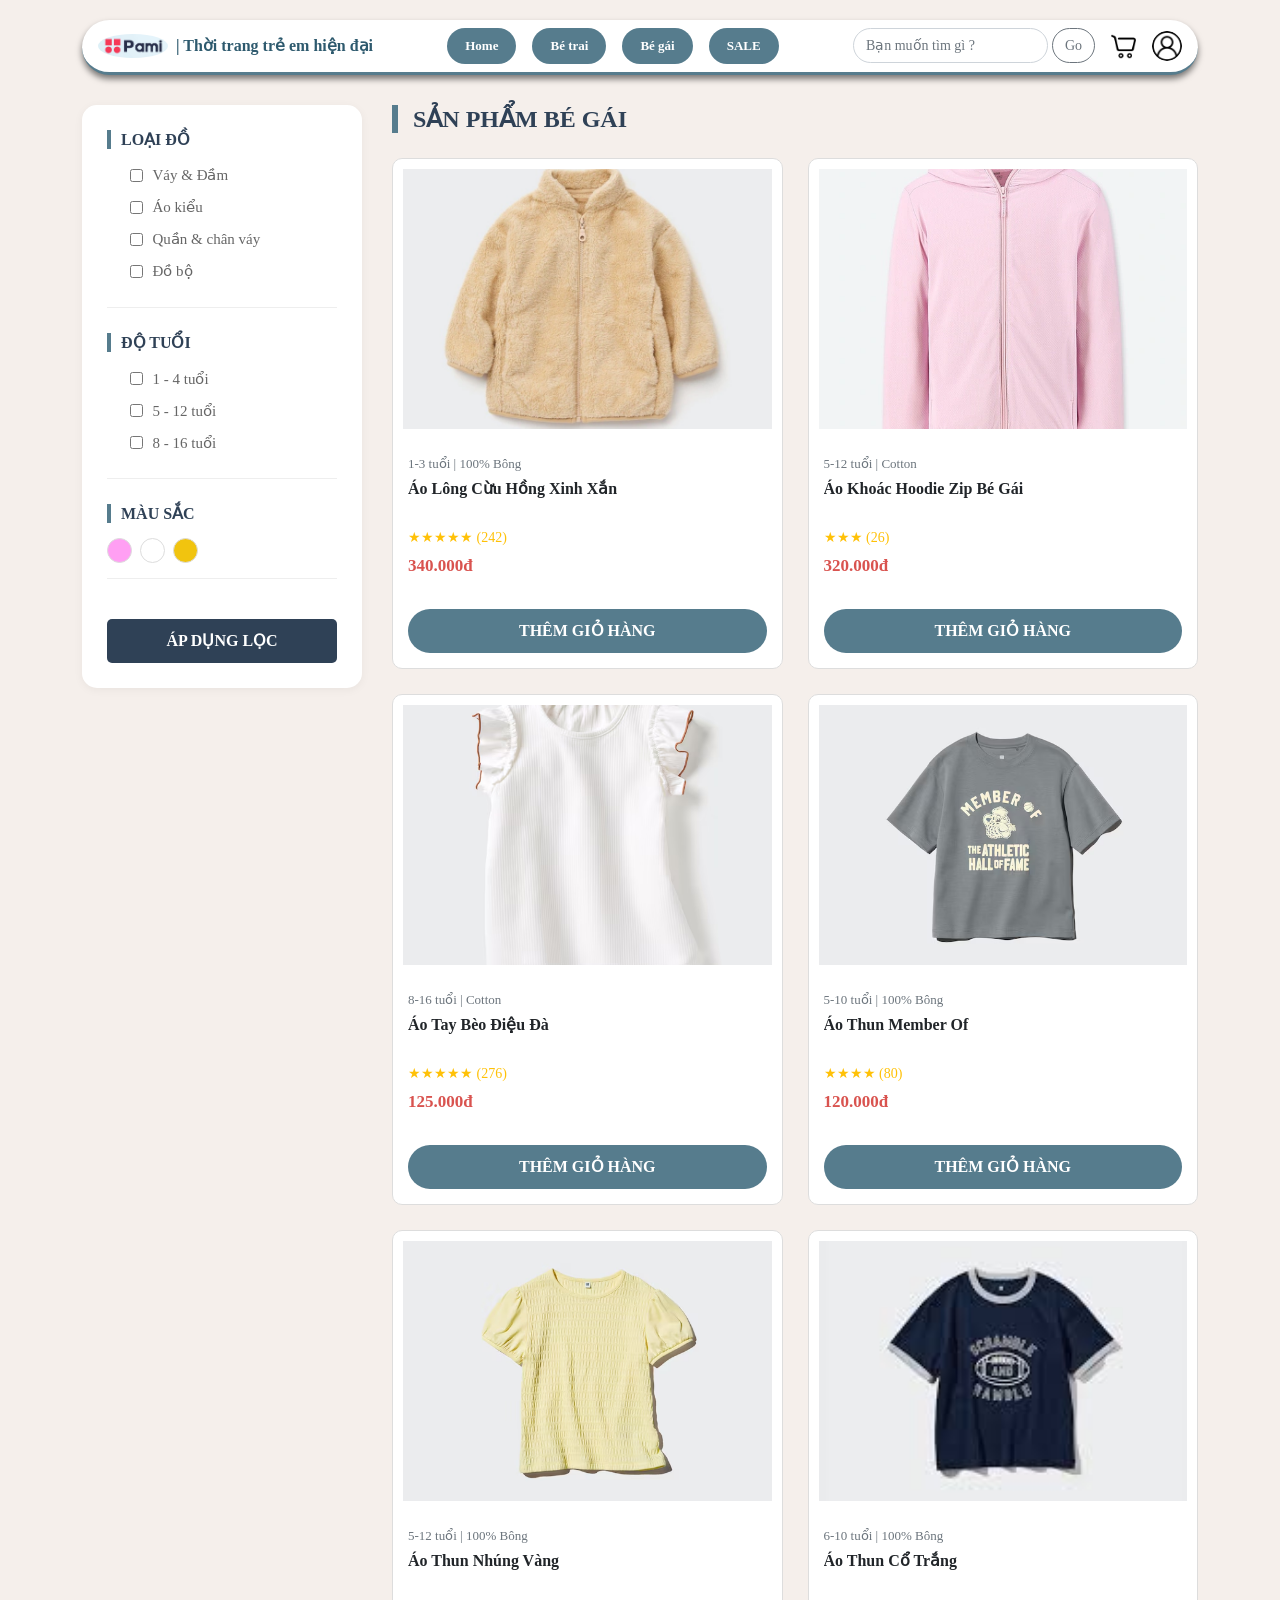
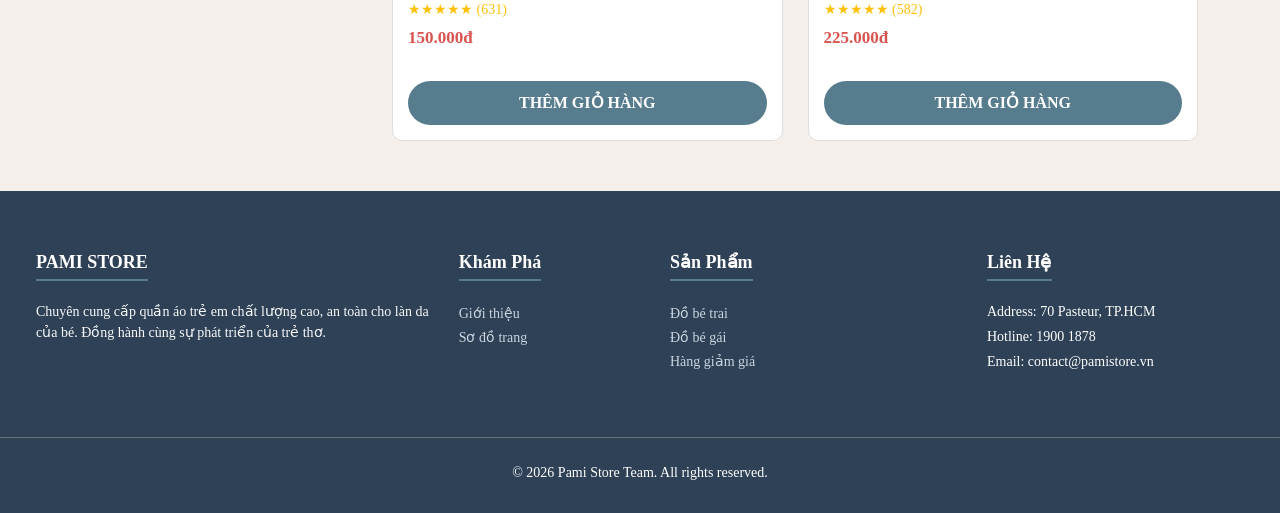
<file: HTML/product-gai.html>
<!doctype html>
<html lang="en">
  <head>
    <meta charset="UTF-8" />
    <meta name="viewport" content="width=device-width, initial-scale=1.0" />
    <meta name="24630641" content="Luong Ngo Gia An" />
    <title>Thời trang dành cho bé gái - Pami Store</title>

    <link rel="stylesheet" href="../CSS/bootstrap.min.css" />
    <script src="../JS/bootstrap.bundle.js"></script>

    <style>
      * {
        padding: 0;
        margin: 0;
        box-sizing: border-box;
      }

      body {
        background-color: #f5efeb !important;
        font-family: "Times New Roman", Times, serif;
      }
      .container {
        margin: 0 auto;
      }
      .header-custom {
        background-color: white;
        border-radius: 50px;
        border-bottom: 3px solid #567c8d;
        padding: 10px 30px;
        margin: 20px 0;
        box-shadow: 0 4px 6px rgba(0, 0, 0, 0.5);
      }
      .menu a {
        text-decoration: none;
        color: white;
        font-weight: 600;
        background-color: #567c8d;
        padding: 8px 18px;
        border-radius: 20px;
        transition: 0.3s;
        font-size: 13px;
        display: inline-block;
      }
      .menu a:hover {
        background-color: #2f4156;
        color: #fff;
      }

      .main-layout {
        display: flex;
        gap: 30px;
        margin-top: 30px;
      }
      .sidebar {
        flex: 0 0 280px;
        background: white;
        padding: 25px;
        border-radius: 15px;
        height: fit-content;
        position: sticky;
        top: 20px;
        box-shadow: 0 2px 10px rgba(0, 0, 0, 0.05);
      }
      .filter-title {
        font-size: 16px;
        font-weight: bold;
        color: #2f4156;
        border-left: 4px solid #567c8d;
        padding-left: 10px;
        margin-bottom: 15px;
        text-transform: uppercase;
      }
      .filter-group {
        margin-bottom: 25px;
        border-bottom: 1px solid #eee;
        padding-bottom: 15px;
      }
      .filter-group:last-child {
        border: none;
      }
      .form-check {
        margin-bottom: 8px;
        display: flex;
        align-items: center;
        font-size: 15px;
        color: #666;
        cursor: pointer;
      }
      .form-check input {
        margin-right: 10px;
      }

      .product-content {
        flex: 1;
      }
      .section-title {
        color: #2f4156;
        border-left: 6px solid #567c8d;
        padding-left: 15px;
        font-weight: bold;
        margin-bottom: 25px;
        font-size: 24px;
      }
      .product-grid {
        display: grid;
        grid-template-columns: repeat(auto-fill, minmax(280px, 1fr));
        gap: 25px;
      }
      .card {
        background: white;
        border-radius: 10px;
        overflow: hidden;
        display: flex;
        flex-direction: column;
        border: 1px solid #ddd;
      }
      .card img {
        width: 100%;
        height: 280px;
        object-fit: cover;
        padding: 10px;
      }
      .card-body {
        padding: 15px;
        display: flex;
        flex-direction: column;
        flex-grow: 1;
      }
      .card-text-muted {
        font-size: 13px;
        color: #888;
        margin-bottom: 5px;
      }
      .card-title {
        font-size: 16px;
        font-weight: bold;
        margin-bottom: 8px;
        height: 40px;
        overflow: hidden;
      }
      .price {
        color: #d9534f;
        font-weight: bold;
        font-size: 17px;
        margin-top: auto;
      }
      .btn-cart {
        background-color: #567c8d;
        color: white;
        border: none;
        border-radius: 25px;
        padding: 10px;
        font-weight: bold;
        width: 100%;
        margin-top: 15px;
        cursor: pointer;
      }
      .btn-cart:hover {
        background-color: #2f4156;
      }

      .footer {
        background-color: #2f4156;
        color: white;
        margin-top: 50px;
        width: 100%;
        padding: 60px 0 30px;
      }
      .footer h2 {
        font-size: 18px;
        font-weight: bold;
        margin-bottom: 20px;
        color: #fff;
        border-bottom: 2px solid #567c8d;
        display: inline-block;
        padding-bottom: 5px;
      }
      .footer ul {
        list-style: none;
        padding: 0;
      }
      .footer a {
        color: #cbd5e0;
        text-decoration: none;
        font-size: 14px;
        transition: 0.3s;
      }
      .footer a:hover {
        color: #ff9ff3;
        text-decoration: underline;
      }
    </style>
  </head>
  <body>
    <div class="container">
      <header
        class="header-custom d-flex justify-content-between align-items-center py-2 px-3"
      >
        <div class="d-flex align-items-center">
          <img
            src="../IMG/logo.jpg"
            alt="Logo"
            style="width: 70px; border-radius: 50%"
            onerror="this.src = 'https://placehold.co/70x70'"
          />
          <p
            class="m-0 ms-2 fw-bold d-none d-lg-block"
            style="color: #2e5a6e; white-space: nowrap"
          >
            | Thời trang trẻ em hiện đại
          </p>
        </div>

        <div class="menu d-flex align-items-center gap-3">
          <a href="../index.html">Home</a>
          <a href="./product-trai.html">Bé trai</a>
          <a href="./product-gai.html">Bé gái</a>
          <a href="./product-sale.html">SALE</a>
        </div>

        <div class="d-flex align-items-center gap-3">
          <div class="search d-flex">
            <input
              type="text"
              class="form-control"
              style="border-radius: 30px; font-size: 14px"
              placeholder="Bạn muốn tìm gì ?"
            />
            <button
              class="btn btn-outline-secondary ms-1"
              style="border-radius: 30px; font-size: 14px"
            >
              Go
            </button>
          </div>
          <a href="./cart.html"
            ><img
              src="../IMG/online-shopping.png"
              alt="gio"
              style="width: 25px"
          /></a>
          <a href="./login.html"
            ><img
              src="../IMG/user.png"
              alt="user"
              style="width: 30px; height: 30px; border-radius: 50%"
          /></a>
        </div>
      </header>

      <div class="main-layout">
        <aside class="sidebar">
          <div class="filter-group">
            <h3 class="filter-title">LOẠI ĐỒ</h3>
            <label class="form-check"
              ><input type="checkbox" /> Váy & Đầm</label
            >
            <label class="form-check"><input type="checkbox" /> Áo kiểu</label>
            <label class="form-check"
              ><input type="checkbox" /> Quần & chân váy</label
            >
            <label class="form-check"><input type="checkbox" /> Đồ bộ</label>
          </div>
          <div class="filter-group">
            <h3 class="filter-title">ĐỘ TUỔI</h3>
            <label class="form-check"
              ><input type="checkbox" /> 1 - 4 tuổi</label
            >
            <label class="form-check"
              ><input type="checkbox" /> 5 - 12 tuổi</label
            >
            <label class="form-check"
              ><input type="checkbox" /> 8 - 16 tuổi</label
            >
          </div>
          <div class="filter-group">
            <h3 class="filter-title">MÀU SẮC</h3>
            <div style="display: flex; gap: 8px">
              <div
                style="
                  width: 25px;
                  height: 25px;
                  border-radius: 50%;
                  background: #ff9ff3;
                  border: 1px solid #ddd;
                  cursor: pointer;
                "
              ></div>
              <div
                style="
                  width: 25px;
                  height: 25px;
                  border-radius: 50%;
                  background: white;
                  border: 1px solid #ddd;
                  cursor: pointer;
                "
              ></div>
              <div
                style="
                  width: 25px;
                  height: 25px;
                  border-radius: 50%;
                  background: #f1c40f;
                  border: 1px solid #ddd;
                  cursor: pointer;
                "
              ></div>
            </div>
          </div>
          <button
            class="btn-cart"
            style="background: #2f4156; border-radius: 5px"
          >
            ÁP DỤNG LỌC
          </button>
        </aside>

        <main class="product-content">
          <h2 class="section-title">SẢN PHẨM BÉ GÁI</h2>
          <div class="product-grid">
            <div class="card">
              <img src="../IMG/gai.jpg" alt="SP" />
              <div class="card-body">
                <p class="card-text-muted text-secondary">
                  1-3 tuổi | 100% Bông
                </p>
                <h5 class="card-title">Áo Lông Cừu Hồng Xinh Xắn</h5>
                <div
                  style="color: #ffc107; font-size: 14px; margin-bottom: 5px"
                >
                  ★★★★★ (242)
                </div>
                <p class="price">340.000đ</p>
                <button class="btn-cart">THÊM GIỎ HÀNG</button>
              </div>
            </div>
            <div class="card">
              <img src="../IMG/gai1.webp" alt="SP" />
              <div class="card-body">
                <p class="card-text-muted text-secondary">5-12 tuổi | Cotton</p>
                <h5 class="card-title">Áo Khoác Hoodie Zip Bé Gái</h5>
                <div
                  style="color: #ffc107; font-size: 14px; margin-bottom: 5px"
                >
                  ★★★ (26)
                </div>
                <p class="price">320.000đ</p>
                <button class="btn-cart">THÊM GIỎ HÀNG</button>
              </div>
            </div>
            <div class="card">
              <img src="../IMG/gai2.png" alt="SP" />
              <div class="card-body">
                <p class="card-text-muted text-secondary">8-16 tuổi | Cotton</p>
                <h5 class="card-title">Áo Tay Bèo Điệu Đà</h5>
                <div
                  style="color: #ffc107; font-size: 14px; margin-bottom: 5px"
                >
                  ★★★★★ (276)
                </div>
                <p class="price">125.000đ</p>
                <button class="btn-cart">THÊM GIỎ HÀNG</button>
              </div>
            </div>
            <div class="card">
              <img src="../IMG/gai3.png" alt="SP" />
              <div class="card-body">
                <p class="card-text-muted text-secondary">
                  5-10 tuổi | 100% Bông
                </p>
                <h5 class="card-title">Áo Thun Member Of</h5>
                <div
                  style="color: #ffc107; font-size: 14px; margin-bottom: 5px"
                >
                  ★★★★ (80)
                </div>
                <p class="price">120.000đ</p>
                <button class="btn-cart">THÊM GIỎ HÀNG</button>
              </div>
            </div>
            <div class="card">
              <img src="../IMG/gai5.png" alt="SP" />
              <div class="card-body">
                <p class="card-text-muted text-secondary">
                  5-12 tuổi | 100% Bông
                </p>
                <h5 class="card-title">Áo Thun Nhúng Vàng</h5>
                <div
                  style="color: #ffc107; font-size: 14px; margin-bottom: 5px"
                >
                  ★★★★★ (631)
                </div>
                <p class="price">150.000đ</p>
                <button class="btn-cart">THÊM GIỎ HÀNG</button>
              </div>
            </div>
            <div class="card">
              <img src="../IMG/gai6.jpg" alt="SP" />
              <div class="card-body">
                <p class="card-text-muted text-secondary">
                  6-10 tuổi | 100% Bông
                </p>
                <h5 class="card-title">Áo Thun Cổ Trắng</h5>
                <div
                  style="color: #ffc107; font-size: 14px; margin-bottom: 5px"
                >
                  ★★★★★ (582)
                </div>
                <p class="price">225.000đ</p>
                <button class="btn-cart">THÊM GIỎ HÀNG</button>
              </div>
            </div>
          </div>
        </main>
      </div>
    </div>

    <!-- FOOTER -->

    <footer class="footer">
      <div class="row ms-4">
        <div class="col-md-4">
          <h2>PAMI STORE</h2>
          <p class="small text-light">
            Chuyên cung cấp quần áo trẻ em chất lượng cao, an toàn cho làn da
            của bé. Đồng hành cùng sự phát triển của trẻ thơ.
          </p>
        </div>
        <div class="col-2">
          <h2>Khám Phá</h2>
          <ul>
            <li><a href="./about.html">Giới thiệu</a></li>
            <li><a href="./sitemap.html">Sơ đồ trang</a></li>
          </ul>
        </div>
        <div class="col-3">
          <h2>Sản Phẩm</h2>
          <ul>
            <li><a href="../index.html#betrai">Đồ bé trai</a></li>
            <li><a href="../index.html#begai">Đồ bé gái</a></li>
            <li><a href="../index.html#sale">Hàng giảm giá</a></li>
          </ul>
        </div>
        <div class="col-md-3">
          <h2>Liên Hệ</h2>
          <p class="small mb-1">Address: 70 Pasteur, TP.HCM</p>
          <p class="small mb-1">Hotline: 1900 1878</p>
          <p class="small">Email: contact@pamistore.vn</p>
        </div>
      </div>
      <div
        class="text-center mt-5 pt-4 border-top border-secondary opacity-50 small"
      >
        &copy; 2026 Pami Store Team. All rights reserved.
      </div>
    </footer>
  </body>
</html>
</file>
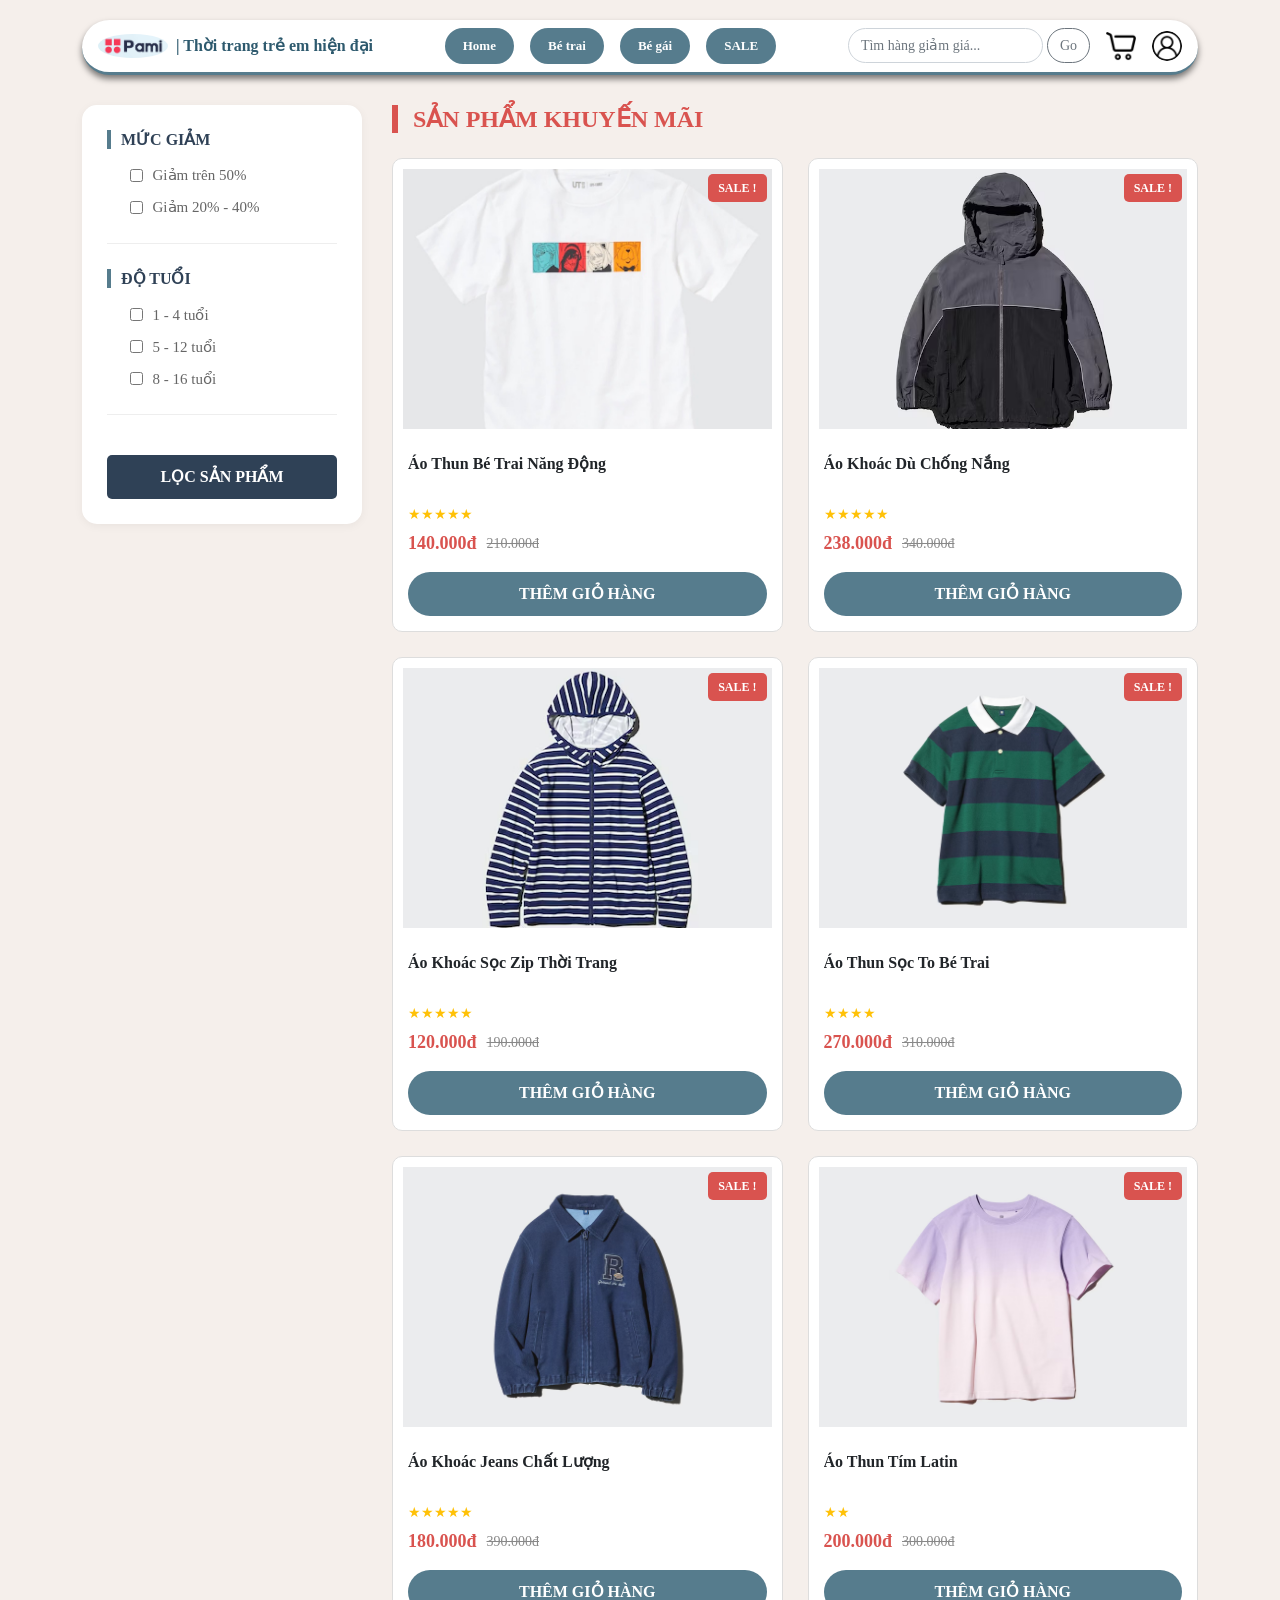
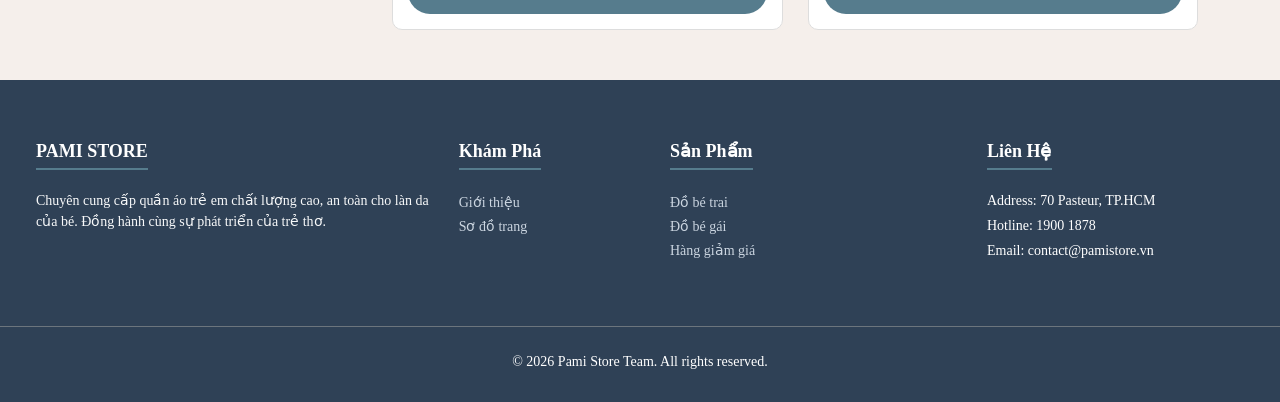
<file: HTML/product-sale.html>
<!doctype html>
<html lang="vi">
  <head>
    <meta charset="UTF-8" />
    <meta name="viewport" content="width=device-width, initial-scale=1.0" />
    <meta name="24630641" content="Luong Ngo Gia An" />
    <title>Sản Phẩm Khuyến Mãi - Pami Store</title>

    <link rel="stylesheet" href="../CSS/bootstrap.min.css" />
    <script src="../JS/bootstrap.bundle.js"></script>

    <style>
      * {
        padding: 0;
        margin: 0;
        box-sizing: border-box;
      }

      body {
        background-color: #f5efeb !important;
        font-family: "Times New Roman", Times, serif;
      }
      .container {
        margin: 0 auto;
      }

      /* HEADER CUSTOM */
      .header-custom {
        background-color: white;
        border-radius: 50px;
        border-bottom: 3px solid #567c8d;
        padding: 10px 30px;
        margin: 20px 0;
        box-shadow: 0 4px 6px rgba(0, 0, 0, 0.5);
      }
      .menu a {
        text-decoration: none;
        color: white;
        font-weight: 600;
        background-color: #567c8d;
        padding: 8px 18px;
        border-radius: 20px;
        transition: 0.3s;
        font-size: 13px;
        display: inline-block;
      }
      .menu a:hover {
        background-color: #2f4156;
        color: #fff;
      }

      /* LAYOUT MAIN */
      .main-layout {
        display: flex;
        gap: 30px;
        margin-top: 30px;
      }

      /* SIDEBAR TRANG SALE */
      .sidebar {
        flex: 0 0 280px;
        background: white;
        padding: 25px;
        border-radius: 15px;
        height: fit-content;
        position: sticky;
        top: 20px;
        box-shadow: 0 2px 10px rgba(0, 0, 0, 0.05);
      }
      .filter-title {
        font-size: 16px;
        font-weight: bold;
        color: #2f4156;
        border-left: 4px solid #567c8d;
        padding-left: 10px;
        margin-bottom: 15px;
        text-transform: uppercase;
      }
      .filter-group {
        margin-bottom: 25px;
        border-bottom: 1px solid #eee;
        padding-bottom: 15px;
      }
      .filter-group:last-child {
        border: none;
      }
      .form-check {
        margin-bottom: 8px;
        display: flex;
        align-items: center;
        font-size: 15px;
        color: #666;
        cursor: pointer;
      }
      .form-check input {
        margin-right: 10px;
      }

      /* GRID SẢN PHẨM SALE */
      .product-content {
        flex: 1;
      }
      .section-title {
        color: #d9534f;
        border-left: 6px solid #d9534f;
        padding-left: 15px;
        font-weight: bold;
        margin-bottom: 25px;
        font-size: 24px;
      }
      .product-grid {
        display: grid;
        grid-template-columns: repeat(auto-fill, minmax(280px, 1fr));
        gap: 25px;
      }

      .card {
        background: white;
        border-radius: 10px;
        overflow: hidden;
        border: 1px solid #ddd;
        position: relative;
        transition: 0.3s;
      }
      .card:hover {
        transform: translateY(-5px);
        box-shadow: 0 5px 15px rgba(0, 0, 0, 0.1);
      }

      .badge-sale {
        position: absolute;
        top: 15px;
        right: 15px;
        background-color: #d9534f;
        color: white;
        padding: 5px 10px;
        font-size: 12px;
        font-weight: bold;
        border-radius: 5px;
        z-index: 1;
      }

      .card img {
        width: 100%;
        height: 280px;
        object-fit: cover;
        padding: 10px;
      }
      .card-body {
        padding: 15px;
        display: flex;
        flex-direction: column;
        flex-grow: 1;
      }
      .card-title {
        font-size: 16px;
        font-weight: bold;
        margin-bottom: 10px;
        height: 40px;
        overflow: hidden;
      }

      .price-box {
        display: flex;
        align-items: center;
        gap: 10px;
        margin-top: auto;
      }
      .price-new {
        color: #d9534f;
        font-weight: bold;
        font-size: 18px;
      }
      .price-old {
        color: #888;
        text-decoration: line-through;
        font-size: 14px;
      }

      .btn-cart {
        background-color: #567c8d;
        color: white;
        border: none;
        border-radius: 25px;
        padding: 10px;
        font-weight: bold;
        width: 100%;
        margin-top: 15px;
        cursor: pointer;
      }
      .btn-cart:hover {
        background-color: #2f4156;
      }
      .footer {
        background-color: #2f4156;
        color: white;
        margin-top: 50px;
        width: 100%;
        padding: 60px 0 30px;
      }
      .footer h2 {
        font-size: 18px;
        font-weight: bold;
        margin-bottom: 20px;
        color: #fff;
        border-bottom: 2px solid #567c8d;
        display: inline-block;
        padding-bottom: 5px;
      }
      .footer ul {
        list-style: none;
        padding: 0;
      }
      .footer a {
        color: #cbd5e0;
        text-decoration: none;
        font-size: 14px;
        transition: 0.3s;
      }
      .footer a:hover {
        color: #ff9ff3;
        text-decoration: underline;
      }
    </style>
  </head>
  <body>
    <div class="container">
      <header
        class="header-custom d-flex justify-content-between align-items-center py-2 px-3"
      >
        <div class="d-flex align-items-center">
          <img
            src="../IMG/logo.jpg"
            alt="Logo"
            style="width: 70px; border-radius: 50%"
            onerror="this.src = 'https://placehold.co/70x70'"
          />
          <p
            class="m-0 ms-2 fw-bold d-none d-lg-block"
            style="color: #2e5a6e; white-space: nowrap"
          >
            | Thời trang trẻ em hiện đại
          </p>
        </div>

        <div class="menu d-flex align-items-center gap-3">
          <a href="../index.html">Home</a>
          <a href="./product-trai.html">Bé trai</a>
          <a href="./product-gai.html">Bé gái</a>
          <a href="./product-sale.html">SALE</a>
        </div>

        <div class="d-flex align-items-center gap-3">
          <div class="search d-flex">
            <input
              type="text"
              class="form-control"
              style="border-radius: 30px; font-size: 14px"
              placeholder="Tìm hàng giảm giá..."
            />
            <button
              class="btn btn-outline-secondary ms-1"
              style="border-radius: 30px; font-size: 14px"
            >
              Go
            </button>
          </div>
          <a href="./cart.html"
            ><img
              src="../IMG/online-shopping.png"
              alt="gio"
              style="width: 30px"
          /></a>
          <a href="./login.html"
            ><img
              src="../IMG/user.png"
              alt="user"
              style="width: 30px; height: 30px; border-radius: 50%"
          /></a>
        </div>
      </header>

      <div class="main-layout">
        <aside class="sidebar">
          <div class="filter-group">
            <h3 class="filter-title">MỨC GIẢM</h3>
            <label class="form-check"
              ><input type="checkbox" /> Giảm trên 50%</label
            >
            <label class="form-check"
              ><input type="checkbox" /> Giảm 20% - 40%</label
            >
          </div>

          <div class="filter-group">
            <h3 class="filter-title">ĐỘ TUỔI</h3>
            <label class="form-check"
              ><input type="checkbox" /> 1 - 4 tuổi</label
            >
            <label class="form-check"
              ><input type="checkbox" /> 5 - 12 tuổi</label
            >
            <label class="form-check"
              ><input type="checkbox" /> 8 - 16 tuổi</label
            >
          </div>

          <button
            class="btn-cart"
            style="background: #2f4156; border-radius: 5px"
          >
            LỌC SẢN PHẨM
          </button>
        </aside>

        <main class="product-content">
          <h2 class="section-title">SẢN PHẨM KHUYẾN MÃI</h2>

          <div class="product-grid">
            <div class="card">
              <span class="badge-sale">SALE !</span>
              <img
                src="../IMG/sale1.jpg"
                alt="SP"
                onerror="this.src = 'https://placehold.co/300x400'"
              />
              <div class="card-body">
                <h5 class="card-title">Áo Thun Bé Trai Năng Động</h5>
                <div
                  style="color: #ffc107; font-size: 14px; margin-bottom: 5px"
                >
                  ★★★★★
                </div>
                <div class="price-box">
                  <span class="price-new">140.000đ</span>
                  <span class="price-old">210.000đ</span>
                </div>
                <button class="btn-cart">THÊM GIỎ HÀNG</button>
              </div>
            </div>

            <div class="card">
              <span class="badge-sale">SALE !</span>
              <img
                src="../IMG/sale2.png"
                alt="SP"
                onerror="this.src = 'https://placehold.co/300x400'"
              />
              <div class="card-body">
                <h5 class="card-title">Áo Khoác Dù Chống Nắng</h5>
                <div
                  style="color: #ffc107; font-size: 14px; margin-bottom: 5px"
                >
                  ★★★★★
                </div>
                <div class="price-box">
                  <span class="price-new">238.000đ</span>
                  <span class="price-old">340.000đ</span>
                </div>
                <button class="btn-cart">THÊM GIỎ HÀNG</button>
              </div>
            </div>

            <div class="card">
              <span class="badge-sale">SALE !</span>
              <img
                src="../IMG/sale3.png"
                alt="SP"
                onerror="this.src = 'https://placehold.co/300x400'"
              />
              <div class="card-body">
                <h5 class="card-title">Áo Khoác Sọc Zip Thời Trang</h5>
                <div
                  style="color: #ffc107; font-size: 14px; margin-bottom: 5px"
                >
                  ★★★★★
                </div>
                <div class="price-box">
                  <span class="price-new">120.000đ</span>
                  <span class="price-old">190.000đ</span>
                </div>
                <button class="btn-cart">THÊM GIỎ HÀNG</button>
              </div>
            </div>

            <div class="card">
              <span class="badge-sale">SALE !</span>
              <img
                src="../IMG/sale4.png"
                alt="SP"
                onerror="this.src = 'https://placehold.co/300x400'"
              />
              <div class="card-body">
                <h5 class="card-title">Áo Thun Sọc To Bé Trai</h5>
                <div
                  style="color: #ffc107; font-size: 14px; margin-bottom: 5px"
                >
                  ★★★★
                </div>
                <div class="price-box">
                  <span class="price-new">270.000đ</span>
                  <span class="price-old">310.000đ</span>
                </div>
                <button class="btn-cart">THÊM GIỎ HÀNG</button>
              </div>
            </div>

            <div class="card">
              <span class="badge-sale">SALE !</span>
              <img
                src="../IMG/sale5.png"
                alt="SP"
                onerror="this.src = 'https://placehold.co/300x400'"
              />
              <div class="card-body">
                <h5 class="card-title">Áo Khoác Jeans Chất Lượng</h5>
                <div
                  style="color: #ffc107; font-size: 14px; margin-bottom: 5px"
                >
                  ★★★★★
                </div>
                <div class="price-box">
                  <span class="price-new">180.000đ</span>
                  <span class="price-old">390.000đ</span>
                </div>
                <button class="btn-cart">THÊM GIỎ HÀNG</button>
              </div>
            </div>

            <div class="card">
              <span class="badge-sale">SALE !</span>
              <img
                src="../IMG/sale6.png"
                alt="SP"
                onerror="this.src = 'https://placehold.co/300x400'"
              />
              <div class="card-body">
                <h5 class="card-title">Áo Thun Tím Latin</h5>
                <div
                  style="color: #ffc107; font-size: 14px; margin-bottom: 5px"
                >
                  ★★
                </div>
                <div class="price-box">
                  <span class="price-new">200.000đ</span>
                  <span class="price-old">300.000đ</span>
                </div>
                <button class="btn-cart">THÊM GIỎ HÀNG</button>
              </div>
            </div>
          </div>
        </main>
      </div>
    </div>

    <!-- FOOTER -->

    <footer class="footer">
      <div class="row ms-4">
        <div class="col-md-4">
          <h2>PAMI STORE</h2>
          <p class="small text-light">
            Chuyên cung cấp quần áo trẻ em chất lượng cao, an toàn cho làn da
            của bé. Đồng hành cùng sự phát triển của trẻ thơ.
          </p>
        </div>
        <div class="col-2">
          <h2>Khám Phá</h2>
          <ul>
            <li><a href="./about.html">Giới thiệu</a></li>
            <li><a href="./sitemap.html">Sơ đồ trang</a></li>
          </ul>
        </div>
        <div class="col-3">
          <h2>Sản Phẩm</h2>
          <ul>
            <li><a href="../index.html#betrai">Đồ bé trai</a></li>
            <li><a href="../index.html#begai">Đồ bé gái</a></li>
            <li><a href="../index.html#sale">Hàng giảm giá</a></li>
          </ul>
        </div>
        <div class="col-md-3">
          <h2>Liên Hệ</h2>
          <p class="small mb-1">Address: 70 Pasteur, TP.HCM</p>
          <p class="small mb-1">Hotline: 1900 1878</p>
          <p class="small">Email: contact@pamistore.vn</p>
        </div>
      </div>
      <div
        class="text-center mt-5 pt-4 border-top border-secondary opacity-50 small"
      >
        &copy; 2026 Pami Store Team. All rights reserved.
      </div>
    </footer>
  </body>
</html>
</file>
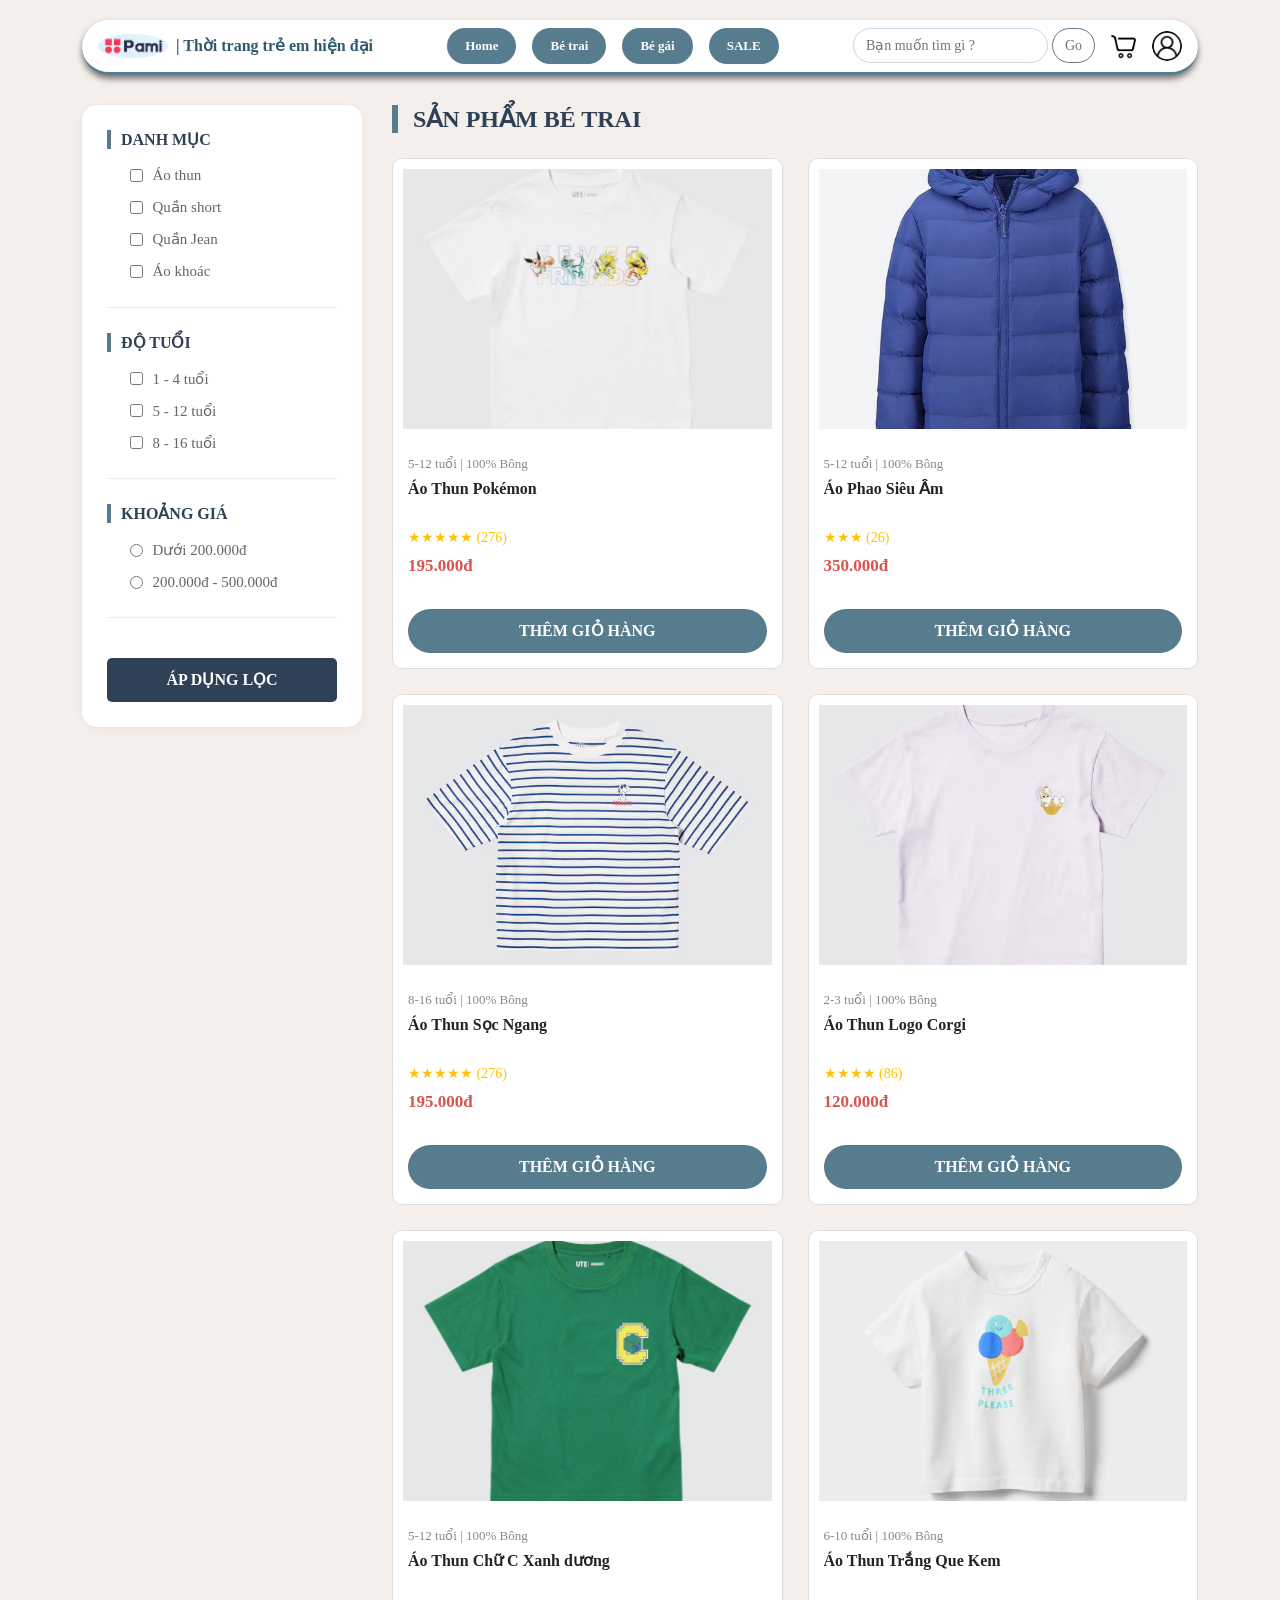
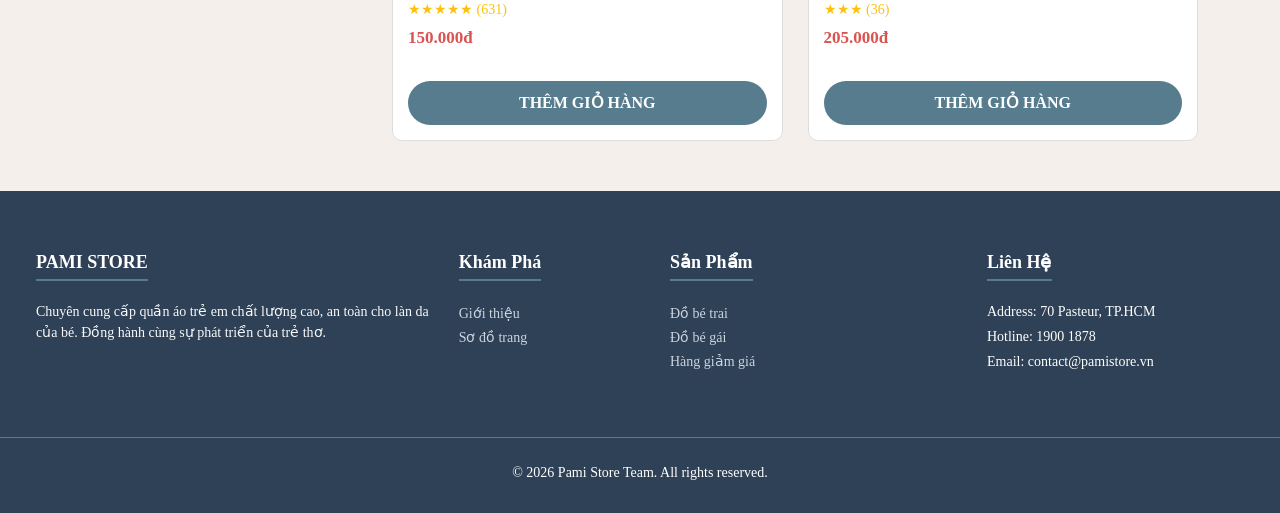
<file: HTML/product-trai.html>
<!doctype html>
<html lang="en">
<head>
    <meta charset="UTF-8" />
    <meta name="viewport" content="width=device-width, initial-scale=1.0" />
    <meta name="24630641" content="Luong Ngo Gia An" />
    <title>Thời trang dành cho bé trai - Pami Store</title>
    
    <link rel="stylesheet" href="../CSS/bootstrap.min.css">
    <script src="../JS/bootstrap.bundle.js"></script>

    <style>
        * {
    padding: 0;
    margin: 0;
    box-sizing: border-box;
}

body {
    background-color: #f5efeb !important; 
    font-family: "Times New Roman", Times, serif;
}
.container {
    margin: 0 auto;
}
        .header-custom {
            background-color: white;
            border-radius: 50px;
            border-bottom: 3px solid #567c8d;
            padding: 10px 30px;
            margin: 20px 0;
            box-shadow: 0 4px 6px rgba(0, 0, 0, 0.5);
        }
        .menu a {
            text-decoration: none;
            color: white;
            font-weight: 600;
            background-color: #567c8d;
            padding: 8px 18px;
            border-radius: 20px;
            transition: 0.3s;
            font-size: 13px;
            display: inline-block;
        }
        .menu a:hover { background-color: #2f4156; color: #fff; }

        .main-layout { display: flex; gap: 30px; margin-top: 30px; }
        .sidebar {
            flex: 0 0 280px;
            background: white;
            padding: 25px;
            border-radius: 15px;
            height: fit-content;
            position: sticky;
            top: 20px;
            box-shadow: 0 2px 10px rgba(0,0,0,0.05);
        }
        .filter-title {
            font-size: 16px;
            font-weight: bold;
            color: #2f4156;
            border-left: 4px solid #567c8d;
            padding-left: 10px;
            margin-bottom: 15px;
            text-transform: uppercase;
        }
        .filter-group {
            margin-bottom: 25px;
            border-bottom: 1px solid #eee;
            padding-bottom: 15px;
        }
        .filter-group:last-child { border: none; }
        .form-check { margin-bottom: 8px; display: flex; align-items: center; font-size: 15px; color: #666; cursor: pointer; }
        .form-check input { margin-right: 10px; }

        .product-content { flex: 1; }
        .section-title {
            color: #2f4156;
            border-left: 6px solid #567c8d;
            padding-left: 15px;
            font-weight: bold;
            margin-bottom: 25px;
            font-size: 24px;
        }
        .product-grid {
            display: grid;
            grid-template-columns: repeat(auto-fill, minmax(280px, 1fr));
            gap: 25px;
        }
        .card {
            background: white;
            border-radius: 10px;
            overflow: hidden;
            display: flex;
            flex-direction: column;
            border: 1px solid #ddd;
        }
        .card img { width: 100%; height: 280px; object-fit: cover; padding: 10px; }
        .card-body { padding: 15px; display: flex; flex-direction: column; flex-grow: 1; }
        .card-text-muted { font-size: 13px; color: #888; margin-bottom: 5px; }
        .card-title { font-size: 16px; font-weight: bold; margin-bottom: 8px; height: 40px; overflow: hidden; }
        .price { color: #d9534f; font-weight: bold; font-size: 17px; margin-top: auto; }
        .btn-cart {
            background-color: #567c8d;
            color: white;
            border: none;
            border-radius: 25px;
            padding: 10px;
            font-weight: bold;
            width: 100%;
            margin-top: 15px;
            cursor: pointer;
        }
        .btn-cart:hover { background-color: #2f4156; }

        .footer {
        background-color: #2f4156;
        color: white;
        margin-top: 50px;
        width: 100%;
        padding: 60px 0 30px;
      }
      .footer h2 {
        font-size: 18px;
        font-weight: bold;
        margin-bottom: 20px;
        color: #fff;
        border-bottom: 2px solid #567c8d;
        display: inline-block;
        padding-bottom: 5px;
      }
      .footer ul {
        list-style: none;
        padding: 0;
      }
      .footer a {
        color: #cbd5e0;
        text-decoration: none;
        font-size: 14px;
        transition: 0.3s;
      }
      .footer a:hover {
        color: #ff9ff3;
        text-decoration: underline;
      }
    </style>
</head>
<body>

<div class="container">
    <header class="header-custom d-flex justify-content-between align-items-center py-2 px-3">
        <div class="d-flex align-items-center">
            <img src="../IMG/logo.jpg" alt="Logo" style="width: 70px; border-radius: 50%" onerror="this.src='https://placehold.co/70x70'">
            <p class="m-0 ms-2 fw-bold d-none d-lg-block" style="color: #2e5a6e; white-space: nowrap">
                | Thời trang trẻ em hiện đại
            </p>
        </div>

        <div class="menu d-flex align-items-center gap-3">
            <a href="../index.html">Home</a>
            <a href="./product-trai.html">Bé trai</a>
            <a href="./product-gai.html">Bé gái</a>
            <a href="./product-sale.html">SALE</a>
        </div>

        <div class="d-flex align-items-center gap-3">
            <div class="search d-flex">
                <input type="text" class="form-control" style="border-radius: 30px; font-size: 14px;" placeholder="Bạn muốn tìm gì ?" />
                <button class="btn btn-outline-secondary ms-1" style="border-radius: 30px; font-size: 14px;">Go</button>
            </div>
            <a href="./cart.html"><img src="../IMG/online-shopping.png" alt="gio" style="width: 25px"></a>
            <a href="./login.html"><img src="../IMG/user.png" alt="user" style="width: 30px; height: 30px; border-radius: 50%;"></a>
        </div>
    </header>

    
        <div class="main-layout">
            <aside class="sidebar">
                <div class="filter-group">
                    <h3 class="filter-title">DANH MỤC</h3>
                    <label class="form-check"><input type="checkbox"> Áo thun</label>
                    <label class="form-check"><input type="checkbox"> Quần short</label>
                    <label class="form-check"><input type="checkbox"> Quần Jean</label>
                    <label class="form-check"><input type="checkbox"> Áo khoác</label>
                </div>

                <div class="filter-group">
                    <h3 class="filter-title">ĐỘ TUỔI</h3>
                    <label class="form-check"><input type="checkbox"> 1 - 4 tuổi</label>
                    <label class="form-check"><input type="checkbox"> 5 - 12 tuổi</label>
                    <label class="form-check"><input type="checkbox"> 8 - 16 tuổi</label>
                </div>

                <div class="filter-group">
                    <h3 class="filter-title">KHOẢNG GIÁ</h3>
                    <label class="form-check"><input type="radio" name="price"> Dưới 200.000đ</label>
                    <label class="form-check"><input type="radio" name="price"> 200.000đ - 500.000đ</label>
                </div>
                
                <button class="btn-cart" style="background: #2f4156; border-radius: 5px;">ÁP DỤNG LỌC</button>
            </aside>

            <main class="product-content">
                <h2 class="section-title">SẢN PHẨM BÉ TRAI</h2>
                
                <div class="product-grid">
                    <div class="card">
                        <img src="../IMG/UT Pokémon Áo Thun.png" alt="SP" >
                        <div class="card-body">
                            <p class="card-text-muted">5-12 tuổi | 100% Bông</p>
                            <h5 class="card-title">Áo Thun Pokémon</h5>
                            <div style="color: #ffc107; font-size: 14px; margin-bottom: 5px;">★★★★★ (276)</div>
                            <p class="price">195.000đ</p>
                            <button class="btn-cart">THÊM GIỎ HÀNG</button>
                        </div>
                    </div>

                    <div class="card">
                        <img src="../IMG/aophaobetrai.webp" alt="SP">
                        <div class="card-body">
                            <p class="card-text-muted">5-12 tuổi | 100% Bông</p>
                            <h5 class="card-title">Áo Phao Siêu Ấm</h5>
                            <div style="color: #ffc107; font-size: 14px; margin-bottom: 5px;">★★★ (26)</div>
                            <p class="price">350.000đ</p>
                            <button class="btn-cart">THÊM GIỎ HÀNG</button>
                        </div>
                    </div>

                    <div class="card">
                        <img src="../IMG/trai1.png" alt="SP">
                        <div class="card-body">
                            <p class="card-text-muted">8-16 tuổi | 100% Bông</p>
                            <h5 class="card-title">Áo Thun Sọc Ngang</h5>
                            <div style="color: #ffc107; font-size: 14px; margin-bottom: 5px;">★★★★★ (276)</div>
                            <p class="price">195.000đ</p>
                            <button class="btn-cart">THÊM GIỎ HÀNG</button>
                        </div>
                    </div>

                    <div class="card">
                        <img src="../IMG/trai2.png" alt="SP">
                        <div class="card-body">
                            <p class="card-text-muted">2-3 tuổi | 100% Bông</p>
                            <h5 class="card-title">Áo Thun Logo Corgi</h5>
                            <div style="color: #ffc107; font-size: 14px; margin-bottom: 5px;">★★★★ (86)</div>
                            <p class="price">120.000đ</p>
                            <button class="btn-cart">THÊM GIỎ HÀNG</button>
                        </div>
                    </div>

                    <div class="card">
                        <img src="../IMG/trai3.png" alt="SP">
                        <div class="card-body">
                            <p class="card-text-muted">5-12 tuổi | 100% Bông</p>
                            <h5 class="card-title">Áo Thun Chữ C Xanh dương</h5>
                            <div style="color: #ffc107; font-size: 14px; margin-bottom: 5px;">★★★★★ (631)</div>
                            <p class="price">150.000đ</p>
                            <button class="btn-cart">THÊM GIỎ HÀNG</button>
                        </div>
                    </div>

                    <div class="card">
                        <img src="../IMG/trai4.png" alt="SP">
                        <div class="card-body">
                            <p class="card-text-muted">6-10 tuổi | 100% Bông</p>
                            <h5 class="card-title">Áo Thun Trắng Que Kem</h5>
                            <div style="color: #ffc107; font-size: 14px; margin-bottom: 5px;">★★★ (36)</div>
                            <p class="price">205.000đ</p>
                            <button class="btn-cart">THÊM GIỎ HÀNG</button>
                        </div>
                    </div>
                </div>
            </main>
        </div>
    </div>
</div>

<!-- FOOTER -->

    <footer class="footer">
      <div class="row ms-4">
        <div class="col-md-4">
          <h2>PAMI STORE</h2>
          <p class="small text-light">
            Chuyên cung cấp quần áo trẻ em chất lượng cao, an toàn cho làn da
            của bé. Đồng hành cùng sự phát triển của trẻ thơ.
          </p>
        </div>
        <div class="col-2">
          <h2>Khám Phá</h2>
          <ul>
            <li><a href="./about.html">Giới thiệu</a></li>
            <li><a href="./sitemap.html">Sơ đồ trang</a></li>
          </ul>
        </div>
        <div class="col-3">
          <h2>Sản Phẩm</h2>
          <ul>
            <li><a href="../index.html#betrai">Đồ bé trai</a></li>
            <li><a href="../index.html#begai">Đồ bé gái</a></li>
            <li><a href="../index.html#sale">Hàng giảm giá</a></li>
          </ul>
        </div>
        <div class="col-md-3">
          <h2>Liên Hệ</h2>
          <p class="small mb-1">Address: 70 Pasteur, TP.HCM</p>
          <p class="small mb-1">Hotline: 1900 1878</p>
          <p class="small">Email: contact@pamistore.vn</p>
        </div>
      </div>
      <div
        class="text-center mt-5 pt-4 border-top border-secondary opacity-50 small"
      >
        &copy; 2026 Pami Store Team. All rights reserved.
      </div>
    </footer>

</body>
</html>
</file>
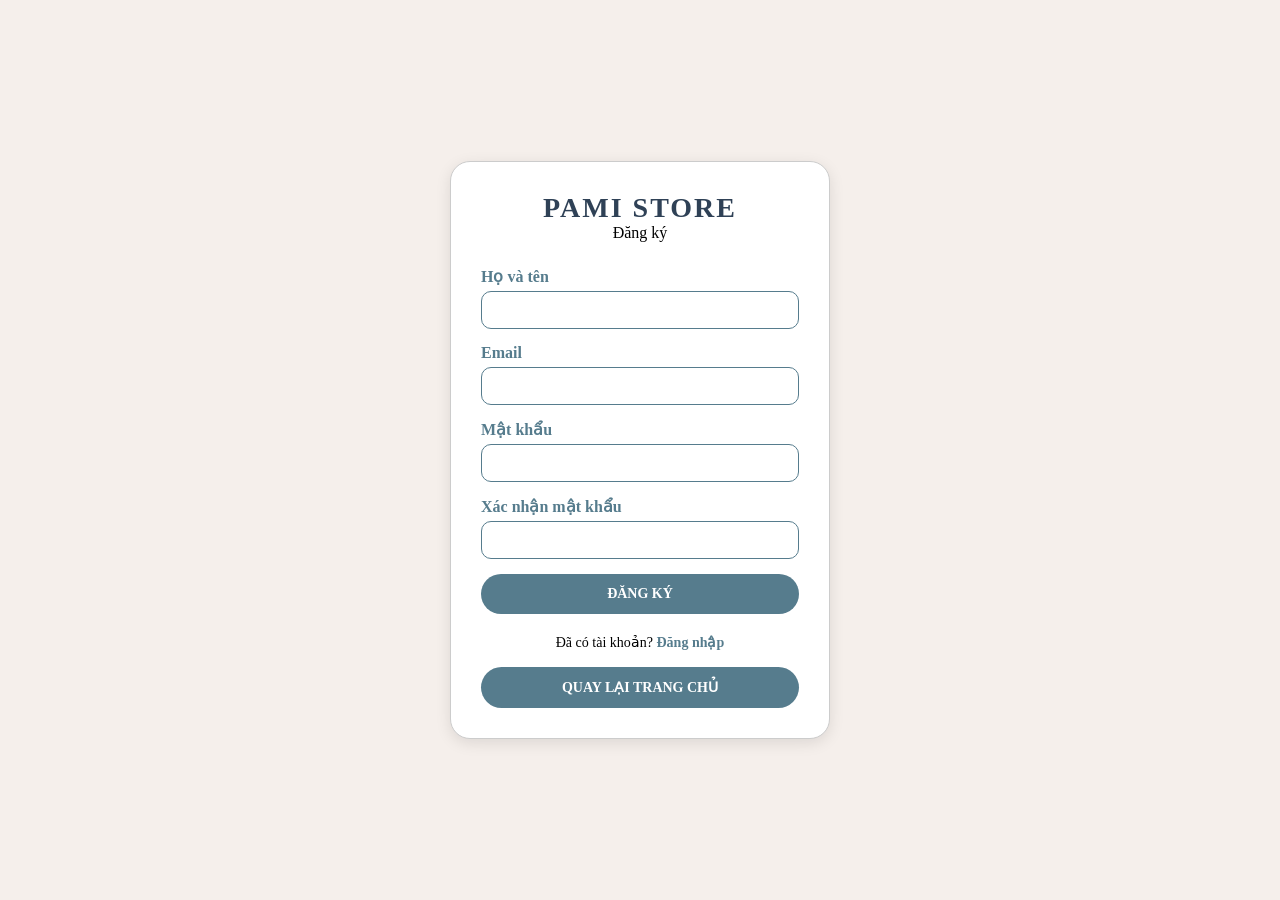
<file: HTML/register.html>
<!doctype html>
<html lang="en">
  <head>
    <meta charset="UTF-8" />
    <meta name="viewport" content="width=device-width, initial-scale=1.0" />
    <meta name="24630641" content="Luong Ngo Gia An" />
    <title>Đăng ký - PamiStore</title>

    <style>
      * {
        padding: 0;
        margin: 0;
        box-sizing: border-box;
      }

      body {
        font-family: "Times New Roman", Times, serif;
        background-color: #f5efeb;
        display: flex;
        justify-content: center;
        align-items: center;
        height: 100vh;
      }

      .container {
        background-color: white;
        padding: 30px;
        border-radius: 20px;
        border: 1px solid #ccc;
        width: 380px;
        box-shadow: 0 4px 15px rgba(0, 0, 0, 0.1);
      }

      .header {
        text-align: center;
        margin-bottom: 25px;
      }

      .header h1 {
        color: #2f4156;
        font-size: 28px;
        letter-spacing: 2px;
      }

      .form-group {
        margin-bottom: 15px;
      }

      .form-group label {
        display: block;
        margin-bottom: 5px;
        font-weight: bold;
        color: #567c8d;
      }

      .form-group input {
        width: 100%;
        padding: 10px;
        border: 1px solid #567c8d;
        border-radius: 10px;
        outline: none;
        font-family: "Times New Roman", Times, serif;
      }

      .error-msg {
        color: #d9534f;
        font-size: 12px;
        margin-top: 3px;
        display: none;
      }

      .btn-submit,
      .btn-back {
        display: block;
        width: 100%;
        padding: 12px;
        background-color: #567c8d;
        color: white;
        border: none;
        border-radius: 25px;
        cursor: pointer;
        font-family: "Times New Roman", Times, serif;
        font-weight: bold;
        font-size: 14px;
        text-align: center;
        text-decoration: none;
        line-height: normal;
      }

      .btn-submit:hover,
      .btn-back:hover {
        background-color: #2f4156;
      }

      .footer {
        text-align: center;
        margin-top: 20px;
        font-size: 14px;
      }

      .footer a.login-link {
        color: #567c8d;
        text-decoration: none;
        font-weight: bold;
      }

      .footer a.login-link:hover {
        text-decoration: underline;
      }
    </style>
  </head>

  <body>
    <div class="container">
      <div class="header">
        <h1>PAMI STORE</h1>
        <p>Đăng ký</p>
      </div>

      <form id="registerForm">
        <div class="form-group">
          <label>Họ và tên</label>
          <input type="text" id="fullname" />
          <p class="error-msg" id="fullnameError">Vui lòng nhập họ tên!</p>
        </div>

        <div class="form-group">
          <label>Email</label>
          <input type="email" id="email" />
          <p class="error-msg" id="emailError">Email không hợp lệ!</p>
        </div>

        <div class="form-group">
          <label>Mật khẩu</label>
          <input type="password" id="password" />
          <p class="error-msg" id="passwordError">Mật khẩu phải từ 6 ký tự!</p>
        </div>

        <div class="form-group">
          <label>Xác nhận mật khẩu</label>
          <input type="password" id="confirmPassword" />
          <p class="error-msg" id="confirmError">Mật khẩu không khớp!</p>
        </div>

        <button type="submit" class="btn-submit">ĐĂNG KÝ</button>
      </form>

      <div class="footer">
        Đã có tài khoản? <a href="./login.html" class="login-link">Đăng nhập</a>
        <br /><br />
        <a href="../index.html" class="btn-back">QUAY LẠI TRANG CHỦ</a>
      </div>
    </div>

    <script>
      const form = document.getElementById("registerForm");

      form.addEventListener("submit", function (e) {
        e.preventDefault();

        const name = document.getElementById("fullname").value;
        const email = document.getElementById("email").value;
        const pass = document.getElementById("password").value;
        const confirm = document.getElementById("confirmPassword").value;

        document
          .querySelectorAll(".error-msg")
          .forEach((el) => (el.style.display = "none"));

        let hopLe = true;

        if (name === "") {
          document.getElementById("fullnameError").style.display = "block";
          hopLe = false;
        }
        if (email === "" || !email.includes("@")) {
          document.getElementById("emailError").style.display = "block";
          hopLe = false;
        }
        if (pass.length < 6) {
          document.getElementById("passwordError").style.display = "block";
          hopLe = false;
        }
        if (confirm !== pass || confirm === "") {
          document.getElementById("confirmError").style.display = "block";
          hopLe = false;
        }

        if (hopLe) {
          let danhSachUser =
            JSON.parse(localStorage.getItem("pamiUsers")) || [];
          danhSachUser.push({
            email: email,
            password: pass,
            name: name,
          });
          localStorage.setItem("pamiUsers", JSON.stringify(danhSachUser));
          alert("Đăng ký thành công!");
          window.location.href = "./login.html";
        }
      });
    </script>
  </body>
</html>
</file>
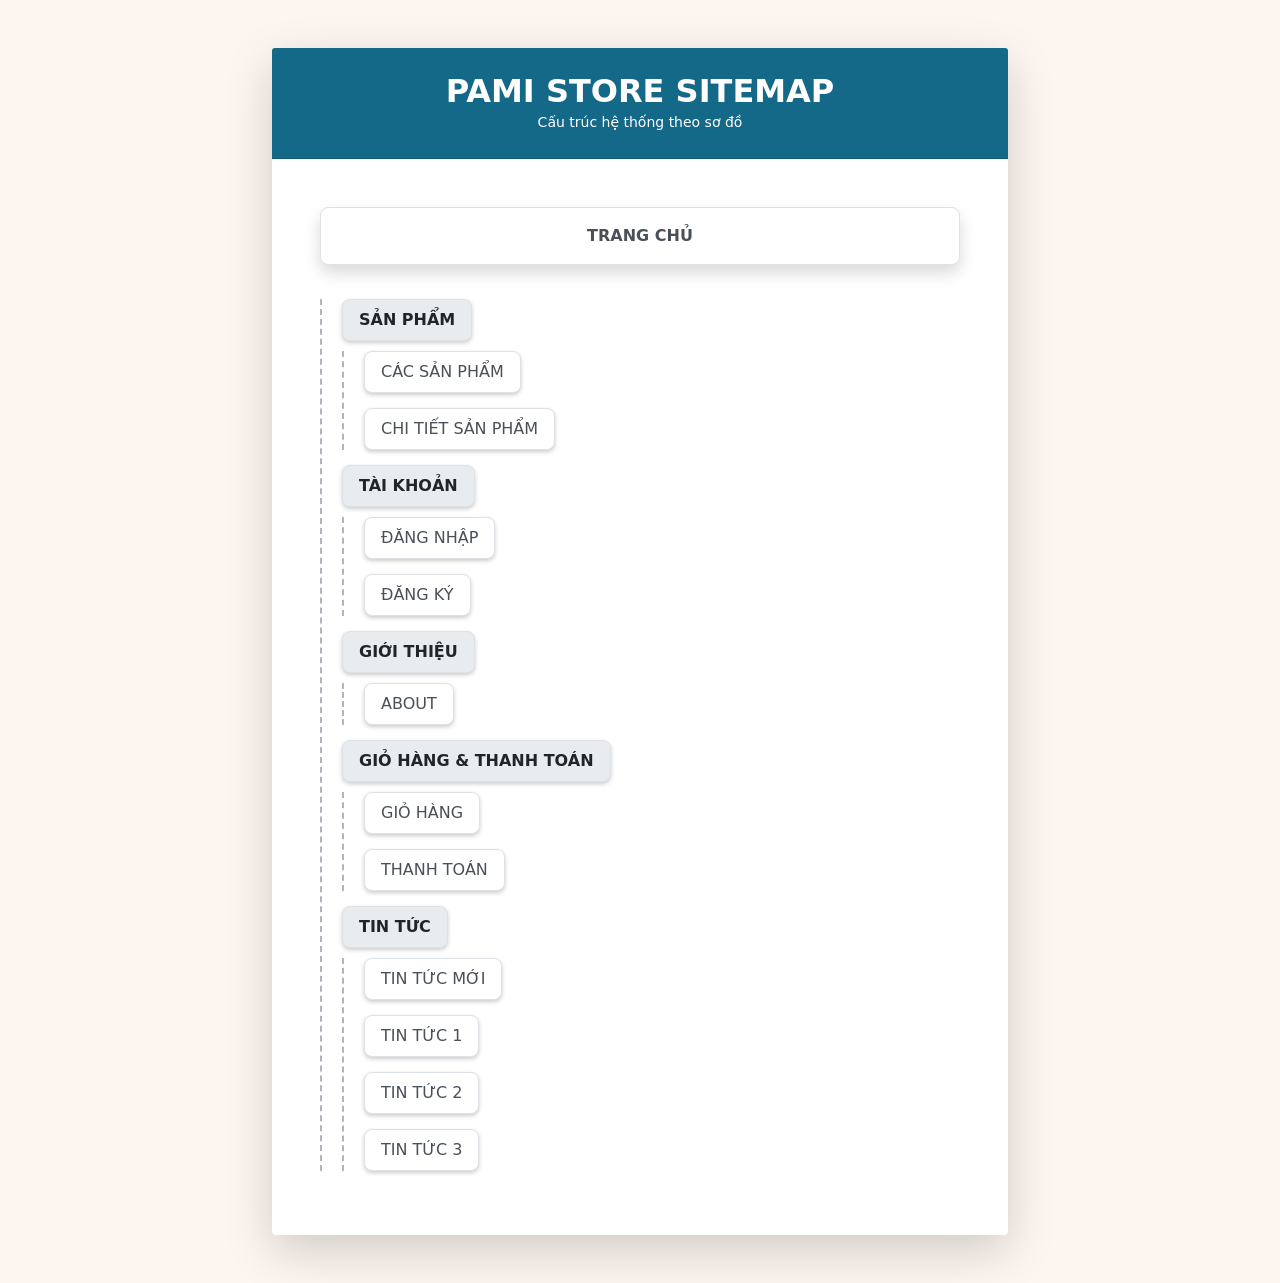
<file: HTML/sitemap.html>
<!doctype html>
<html lang="vi">
  <head>
    <meta charset="UTF-8" />
    <meta name="viewport" content="width=device-width, initial-scale=1.0" />
    <title>Sitemap - Pami Store</title>
    <link rel="stylesheet" href="../CSS/bootstrap.min.css" />
    <script src="../JS/bootstrap.bundle.js"></script>
    <style>
      * {
        margin: 0;
        padding: 0;
        box-sizing: border-box;
      }
      body {
        background-color: #fdf6f0;
      }
      .cay ul {
        list-style: none;
        border-left: 2px dashed #adb5bd;
        margin-top: 10px;
        padding-left: 20px;
      }
      .cay li {
        margin-bottom: 15px;
      }
      .cay a,
      .chinh {
        display: inline-block;
        padding: 8px 16px;
        border-radius: 8px;
        background-color: #fff;
        color: #495057;
        text-decoration: none;
        border: 1px solid #dee2e6;
        transition: 0.3s;
        box-shadow: 0 2px 4px rgba(0, 0, 0, 0.2);
      }
      .cay a:hover {
        background-color: #156988;
        color: white;
        border-color: #156988;
        transform: translateY(-3px);
      }
      .chinh {
        background-color: #e9ecef;
        font-weight: bold;
        color: #212529;
      }
      .header-pami {
        background-color: #156988;
      }
    </style>
  </head>
  <body>
    <div class="container py-5">
      <div class="row justify-content-center">
        <div class="col-8">
          <div class="card sitemap-card border-0 shadow-lg">
            <div class="card-header header-pami text-white text-center py-4">
              <h2 class="mb-0 fw-bold">PAMI STORE SITEMAP</h2>
              <small>Cấu trúc hệ thống theo sơ đồ</small>
            </div>
            <div class="p-5">
              <div class="cay">
                <a
                  href="../index.html"
                  class="btn btn-dark w-100 mb-4 py-3 fw-bold shadow"
                >
                  TRANG CHỦ
                </a>

                <ul>
                  <li>
                    <span class="chinh">SẢN PHẨM</span>
                    <ul>
                      <li><a href="../index.html">CÁC SẢN PHẨM</a></li>
                      <li>
                        <a href="./product-details.html">CHI TIẾT SẢN PHẨM</a>
                      </li>
                    </ul>
                  </li>

                  <li>
                    <span class="chinh">TÀI KHOẢN</span>
                    <ul>
                      <li><a href="./login.html">ĐĂNG NHẬP</a></li>
                      <li><a href="./register.html">ĐĂNG KÝ</a></li>
                    </ul>
                  </li>

                  <li>
                    <span class="chinh">GIỚI THIỆU</span>
                    <ul>
                      <li><a href="./about.html">ABOUT</a></li>
                    </ul>
                  </li>

                  <li>
                    <span class="chinh">GIỎ HÀNG & THANH TOÁN</span>
                    <ul>
                      <li><a href="./cart.html">GIỎ HÀNG</a></li>
                      <li><a href="./checkout.html">THANH TOÁN</a></li>
                    </ul>
                  </li>

                  <li>
                    <span class="chinh">TIN TỨC</span>
                    <ul>
                      <li><a href="./news.html">TIN TỨC MỚI</a></li>
                      <li><a href="./news-1.html">TIN TỨC 1</a></li>
                      <li><a href="./news-2.html">TIN TỨC 2</a></li>
                      <li><a href="./news-3.html">TIN TỨC 3</a></li>
                    </ul>
                  </li>
                </ul>
              </div>
            </div>
          </div>
        </div>
      </div>
    </div>
  </body>
</html>
</file>
